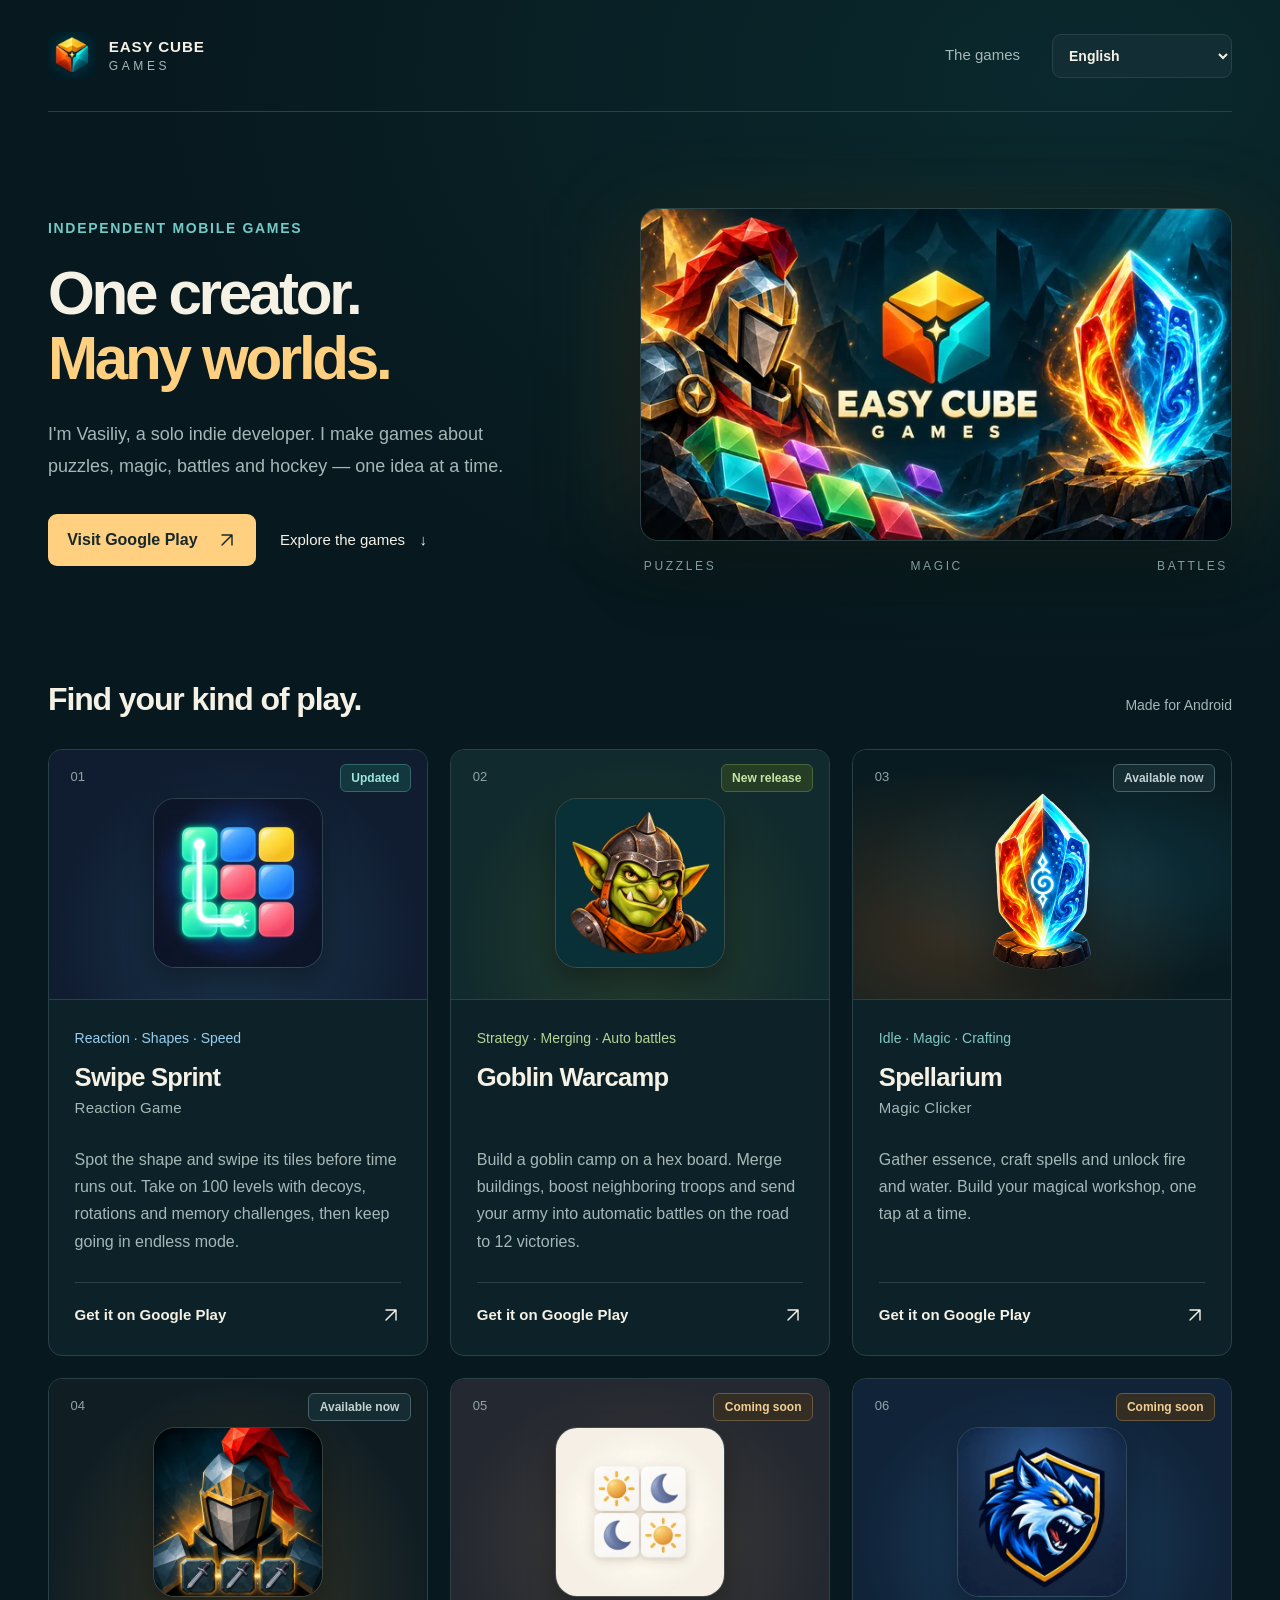
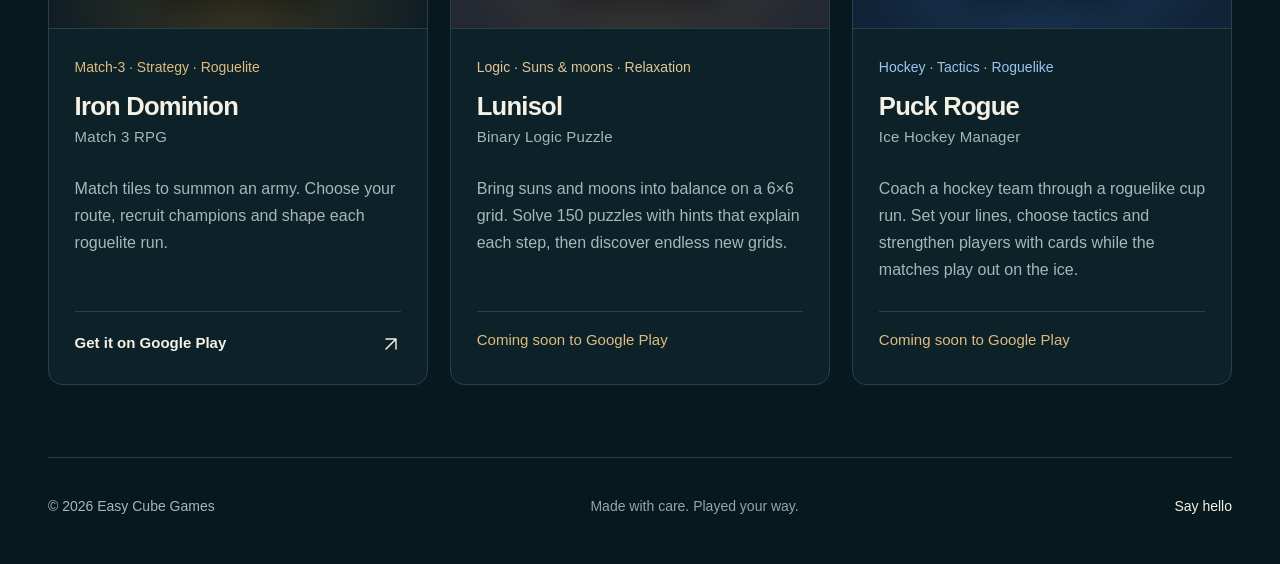
<file: index.html>
<!doctype html>
<html lang="en-US">
  <head>
    <meta charset="utf-8">
    <meta name="viewport" content="width=device-width, initial-scale=1">
    <meta name="description" content="Discover Swipe Sprint, Goblin Warcamp, Spellarium and Iron Dominion — indie Android games by Easy Cube Games. Coming soon: Lunisol and Puck Rogue.">
    <meta name="theme-color" content="#07191e">
    <meta name="color-scheme" content="dark">
    <title>Easy Cube Games — One creator. Many worlds.</title>
    <link rel="canonical" href="https://easycube-games.github.io/">
    <link rel="icon" href="assets/favicon.png" type="image/png" sizes="48x48">
    <link rel="stylesheet" href="styles.css">
    <script src="site.js" defer></script>
  </head>
  <body>
    <a class="skip-link" href="#main" data-i18n="skip">Skip to content</a>
    <div class="page-shell">
      <header class="site-header">
        <a class="brand" href="./" aria-label="Easy Cube Games home" data-i18n-aria="home">
          <img src="assets/logo.webp" width="48" height="48" alt="">
          <span class="brand-name">EASY CUBE <span>GAMES</span></span>
        </a>
        <nav class="header-actions" aria-label="Main navigation" data-i18n-aria="navigation">
          <a class="nav-link" href="#games" data-i18n="navGames">The games</a>
          <select class="language-select" id="language-select" aria-label="Language" data-i18n-aria="language" disabled>
            <option value="en-US" lang="en-US">English</option>
            <option value="ru-RU" lang="ru-RU">Русский</option>
            <option value="de-DE" lang="de-DE">Deutsch</option>
            <option value="fr-FR" lang="fr-FR">Français</option>
            <option value="es-ES" lang="es-ES">Español</option>
            <option value="pt-BR" lang="pt-BR">Português (Brasil)</option>
            <option value="it-IT" lang="it-IT">Italiano</option>
            <option value="pl-PL" lang="pl-PL">Polski</option>
            <option value="tr-TR" lang="tr-TR">Türkçe</option>
          </select>
        </nav>
      </header>

      <main id="main">
        <section class="hero" aria-labelledby="hero-title">
          <div class="hero-copy">
            <p class="eyebrow" data-i18n="eyebrow">Independent mobile games</p>
            <h1 id="hero-title"><span data-i18n="headlineOne">One creator.</span><br><span class="warm-text" data-i18n="headlineTwo">Many worlds.</span></h1>
            <p class="hero-description" data-i18n="intro">I'm Vasiliy, a solo indie developer. I make games about puzzles, magic, battles and hockey — one idea at a time.</p>
            <div class="hero-actions">
              <a class="button button-primary" href="https://play.google.com/store/apps/dev?id=6836920748280219417" target="_blank" rel="noopener noreferrer">
                <span data-i18n="visitPlay">Visit Google Play</span>
                <svg class="arrow" viewBox="0 0 24 24" aria-hidden="true"><path d="M6 18 18 6M6 6h12v12"/></svg>
              </a>
              <a class="text-link" href="#games"><span data-i18n="explore">Explore the games</span><span aria-hidden="true">↓</span></a>
            </div>
          </div>
          <div class="hero-art">
            <img src="assets/worlds-1280.webp" srcset="assets/worlds-640.webp 640w, assets/worlds-1280.webp 1280w" sizes="(max-width: 800px) calc(100vw - 40px), 54vw" width="1280" height="720" fetchpriority="high" decoding="async" alt="A knight, a fire-and-water crystal and colorful puzzle tiles surround the Easy Cube Games logo." data-i18n-alt="worldsAlt">
            <div class="art-caption" aria-hidden="true"><span>PUZZLES</span><span>MAGIC</span><span>BATTLES</span></div>
          </div>
        </section>

        <section class="games-section" id="games" aria-labelledby="games-title">
          <div class="section-heading">
            <h2 id="games-title" data-i18n="gamesTitle">Find your kind of play.</h2>
            <span class="section-note" data-i18n="android">Made for Android</span>
          </div>
          <div class="games-grid">
            <article class="game game-swipe">
              <div class="game-art swipe-art">
                <span class="game-number" aria-hidden="true">01</span>
                <span class="game-status status-updated" data-i18n="updated">Updated</span>
                <img src="assets/swipe-sprint.webp" width="384" height="384" loading="lazy" decoding="async" alt="">
              </div>
              <div class="game-content">
                <p class="game-genre" data-i18n="swipeGenre">Reaction · Shapes · Speed</p>
                <h3>Swipe Sprint<span class="game-subtitle" data-i18n="swipeSubtitle">Reaction Game</span></h3>
                <p class="game-description" data-i18n="swipeDescription">Spot the shape and swipe its tiles before time runs out. Take on 100 levels with decoys, rotations and memory challenges, then keep going in endless mode.</p>
                <a class="game-link" href="https://play.google.com/store/apps/details?id=com.easycube.swipepuzzle" target="_blank" rel="noopener noreferrer" aria-label="Get Swipe Sprint: Reaction Game on Google Play" data-i18n-aria="swipeLink">
                  <span data-i18n="getPlay">Get it on Google Play</span>
                  <svg class="arrow" viewBox="0 0 24 24" aria-hidden="true"><path d="M6 18 18 6M6 6h12v12"/></svg>
                </a>
              </div>
            </article>

            <article class="game game-goblin">
              <div class="game-art goblin-art">
                <span class="game-number" aria-hidden="true">02</span>
                <span class="game-status status-new" data-i18n="newRelease">New release</span>
                <img src="assets/goblin-warcamp.webp" width="384" height="384" loading="lazy" decoding="async" alt="">
              </div>
              <div class="game-content">
                <p class="game-genre" data-i18n="goblinGenre">Strategy · Merging · Auto battles</p>
                <h3>Goblin Warcamp</h3>
                <p class="game-description" data-i18n="goblinDescription">Build a goblin camp on a hex board. Merge buildings, boost neighboring troops and send your army into automatic battles on the road to 12 victories.</p>
                <a class="game-link" href="https://play.google.com/store/apps/details?id=com.easycube.goblinwarcamp" target="_blank" rel="noopener noreferrer" aria-label="Get Goblin Warcamp on Google Play" data-i18n-aria="goblinLink">
                  <span data-i18n="getPlay">Get it on Google Play</span>
                  <svg class="arrow" viewBox="0 0 24 24" aria-hidden="true"><path d="M6 18 18 6M6 6h12v12"/></svg>
                </a>
              </div>
            </article>

            <article class="game game-spellarium">
              <div class="game-art spellarium-art">
                <span class="game-number" aria-hidden="true">03</span>
                <span class="game-status" data-i18n="availableNow">Available now</span>
                <img src="assets/spellarium.webp" width="384" height="384" loading="lazy" decoding="async" alt="">
              </div>
              <div class="game-content">
                <p class="game-genre" data-i18n="spellGenre">Idle · Magic · Crafting</p>
                <h3>Spellarium<span class="game-subtitle" data-i18n="spellSubtitle">Magic Clicker</span></h3>
                <p class="game-description" data-i18n="spellDescription">Gather essence, craft spells and unlock fire and water. Build your magical workshop, one tap at a time.</p>
                <a class="game-link" href="https://play.google.com/store/apps/details?id=com.easycube.spellarium" target="_blank" rel="noopener noreferrer" aria-label="Get Spellarium: Magic Clicker on Google Play" data-i18n-aria="spellLink">
                  <span data-i18n="getPlay">Get it on Google Play</span>
                  <svg class="arrow" viewBox="0 0 24 24" aria-hidden="true"><path d="M6 18 18 6M6 6h12v12"/></svg>
                </a>
              </div>
            </article>

            <article class="game game-iron">
              <div class="game-art iron-art">
                <span class="game-number" aria-hidden="true">04</span>
                <span class="game-status" data-i18n="availableNow">Available now</span>
                <img src="assets/iron-dominion.webp" width="384" height="384" loading="lazy" decoding="async" alt="">
              </div>
              <div class="game-content">
                <p class="game-genre" data-i18n="ironGenre">Match-3 · Strategy · Roguelite</p>
                <h3>Iron Dominion<span class="game-subtitle" data-i18n="ironSubtitle">Match 3 RPG</span></h3>
                <p class="game-description" data-i18n="ironDescription">Match tiles to summon an army. Choose your route, recruit champions and shape each roguelite run.</p>
                <a class="game-link" href="https://play.google.com/store/apps/details?id=com.easycube.irondominion" target="_blank" rel="noopener noreferrer" aria-label="Get Iron Dominion: Match 3 RPG on Google Play" data-i18n-aria="ironLink">
                  <span data-i18n="getPlay">Get it on Google Play</span>
                  <svg class="arrow" viewBox="0 0 24 24" aria-hidden="true"><path d="M6 18 18 6M6 6h12v12"/></svg>
                </a>
              </div>
            </article>

            <article class="game game-lunisol">
              <div class="game-art lunisol-art">
                <span class="game-number" aria-hidden="true">05</span>
                <span class="game-status status-soon" data-i18n="inDevelopment">Coming soon</span>
                <img src="assets/lunisol.webp" width="384" height="384" loading="lazy" decoding="async" alt="">
              </div>
              <div class="game-content">
                <p class="game-genre" data-i18n="lunisolGenre">Logic · Suns &amp; moons · Relaxation</p>
                <h3>Lunisol<span class="game-subtitle" data-i18n="lunisolSubtitle">Binary Logic Puzzle</span></h3>
                <p class="game-description" data-i18n="lunisolDescription">Bring suns and moons into balance on a 6×6 grid. Solve 150 puzzles with hints that explain each step, then discover endless new grids.</p>
                <p class="coming-soon" data-i18n="comingSoon">Coming soon to Google Play</p>
              </div>
            </article>

            <article class="game game-puck">
              <div class="game-art puck-art">
                <span class="game-number" aria-hidden="true">06</span>
                <span class="game-status status-soon" data-i18n="inDevelopment">Coming soon</span>
                <img src="assets/puck-rogue.webp" width="384" height="384" loading="lazy" decoding="async" alt="">
              </div>
              <div class="game-content">
                <p class="game-genre" data-i18n="puckGenre">Hockey · Tactics · Roguelike</p>
                <h3>Puck Rogue<span class="game-subtitle" data-i18n="puckSubtitle">Ice Hockey Manager</span></h3>
                <p class="game-description" data-i18n="puckDescription">Coach a hockey team through a roguelike cup run. Set your lines, choose tactics and strengthen players with cards while the matches play out on the ice.</p>
                <p class="coming-soon" data-i18n="comingSoon">Coming soon to Google Play</p>
              </div>
            </article>
          </div>
        </section>
      </main>

      <footer class="site-footer">
        <p>© 2026 Easy Cube Games</p>
        <span class="footer-message" data-i18n="footer">Made with care. Played your way.</span>
        <a href="mailto:easycubeindiegames@gmail.com" data-i18n="contact">Say hello</a>
      </footer>
    </div>
  </body>
</html>
</file>
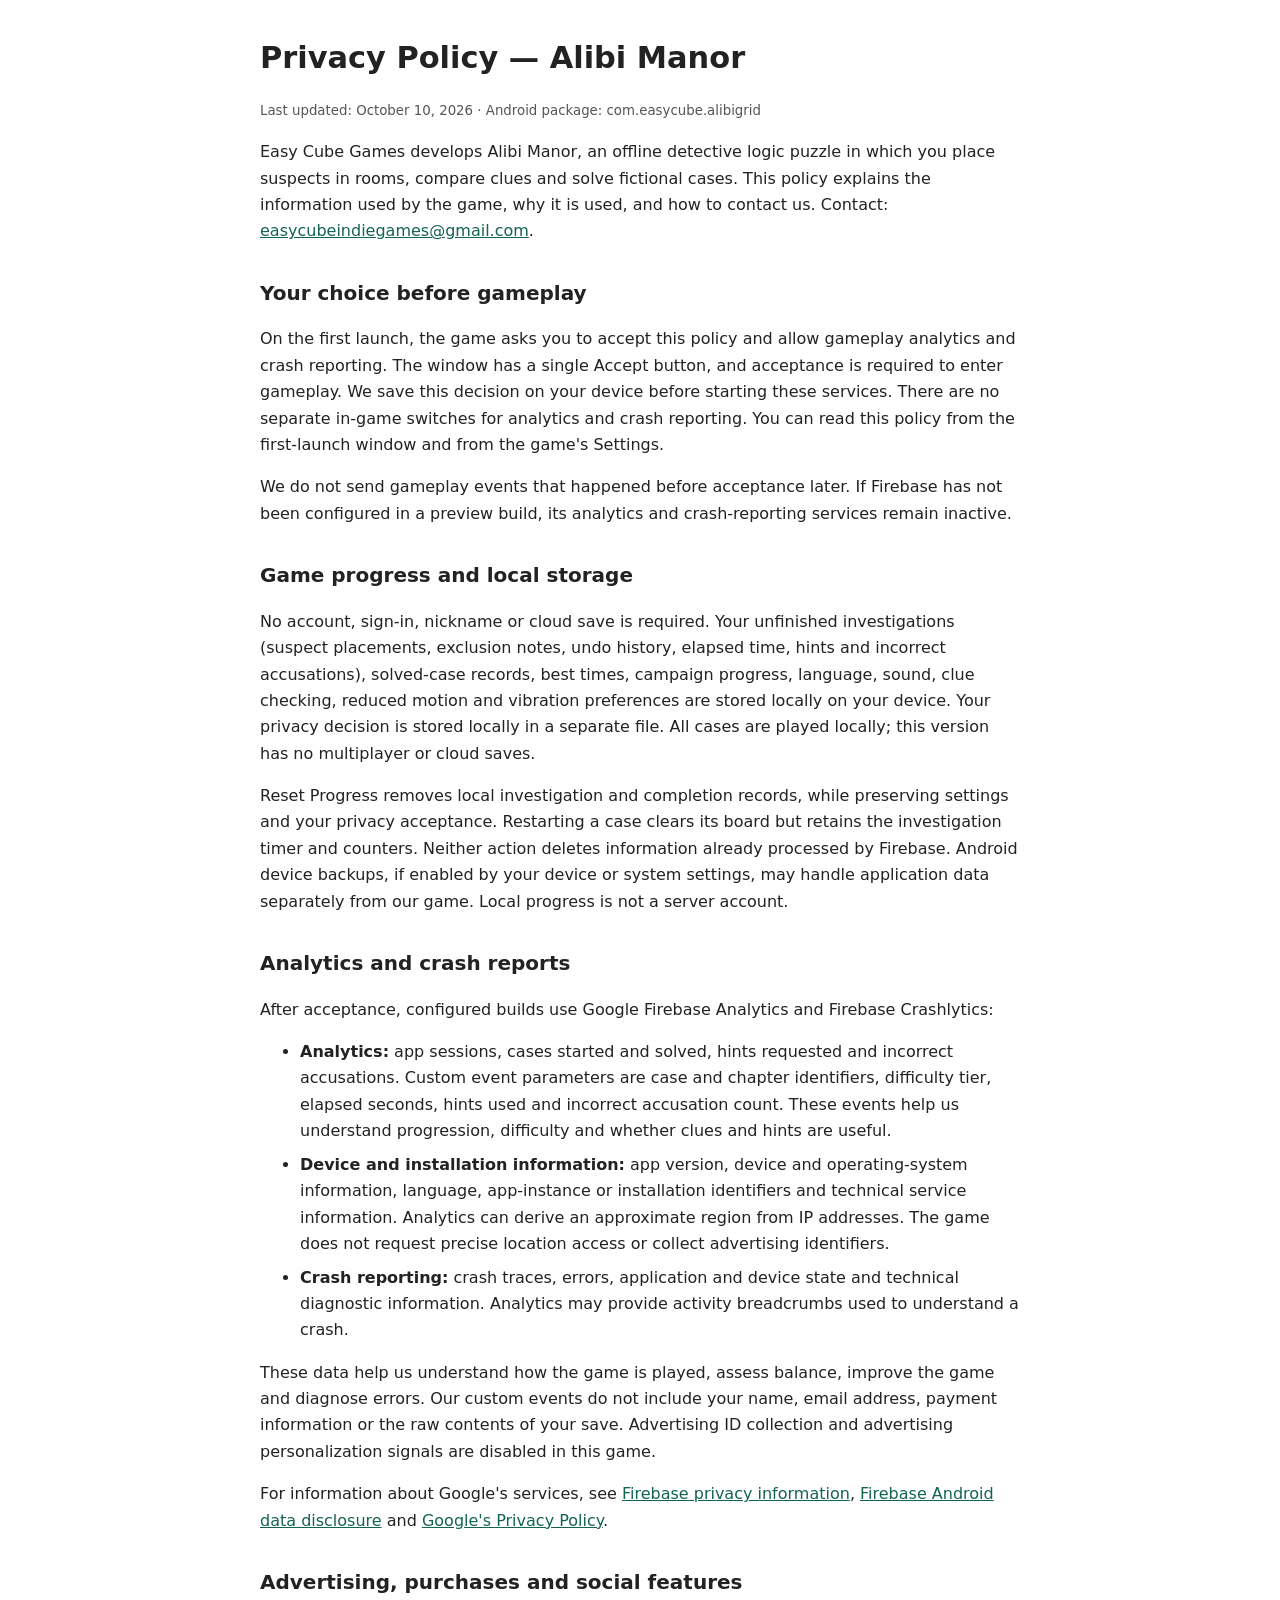
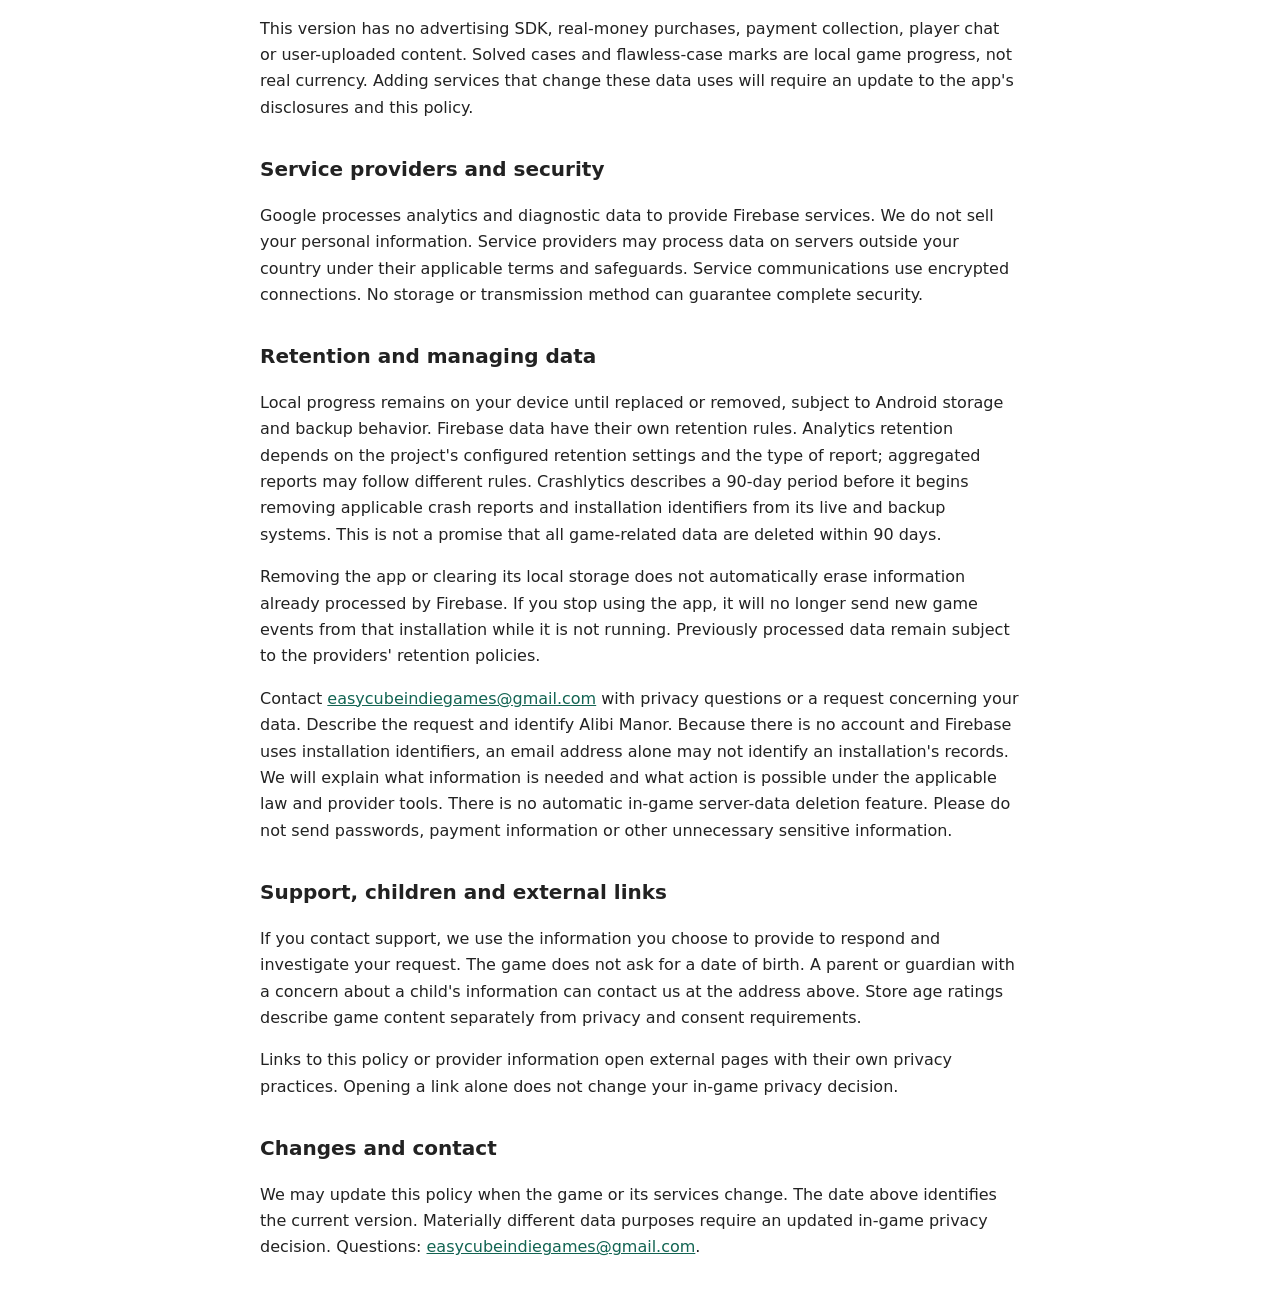
<file: policies/PrivacyPolicy_AlibiGrid.html>
<!doctype html>
<html lang="en">
<head>
<meta charset="utf-8">
<meta name="viewport" content="width=device-width, initial-scale=1">
<title>Alibi Manor — Privacy Policy</title>
<style>
body{font-family:system-ui,-apple-system,Roboto,Arial,sans-serif;max-width:760px;margin:40px auto;padding:0 22px;line-height:1.65;color:#222;background:#fff}h1{font-size:1.9rem;line-height:1.2}h2{font-size:1.25rem;margin-top:2rem}a{color:#126452;overflow-wrap:anywhere}small{color:#555}li{margin:.45rem 0}
</style>
</head>
<body>
<h1>Privacy Policy — Alibi Manor</h1>
<p><small>Last updated: October 10, 2026 · Android package: com.easycube.alibigrid</small></p>
<p>Easy Cube Games develops Alibi Manor, an offline detective logic puzzle in which you place suspects in rooms, compare clues and solve fictional cases. This policy explains the information used by the game, why it is used, and how to contact us. Contact: <a href="mailto:easycubeindiegames@gmail.com">easycubeindiegames@gmail.com</a>.</p>
<h2>Your choice before gameplay</h2>
<p>On the first launch, the game asks you to accept this policy and allow gameplay analytics and crash reporting. The window has a single Accept button, and acceptance is required to enter gameplay. We save this decision on your device before starting these services. There are no separate in-game switches for analytics and crash reporting. You can read this policy from the first-launch window and from the game's Settings.</p>
<p>We do not send gameplay events that happened before acceptance later. If Firebase has not been configured in a preview build, its analytics and crash-reporting services remain inactive.</p>
<h2>Game progress and local storage</h2>
<p>No account, sign-in, nickname or cloud save is required. Your unfinished investigations (suspect placements, exclusion notes, undo history, elapsed time, hints and incorrect accusations), solved-case records, best times, campaign progress, language, sound, clue checking, reduced motion and vibration preferences are stored locally on your device. Your privacy decision is stored locally in a separate file. All cases are played locally; this version has no multiplayer or cloud saves.</p>
<p>Reset Progress removes local investigation and completion records, while preserving settings and your privacy acceptance. Restarting a case clears its board but retains the investigation timer and counters. Neither action deletes information already processed by Firebase. Android device backups, if enabled by your device or system settings, may handle application data separately from our game. Local progress is not a server account.</p>
<h2>Analytics and crash reports</h2>
<p>After acceptance, configured builds use Google Firebase Analytics and Firebase Crashlytics:</p>
<ul>
<li><strong>Analytics:</strong> app sessions, cases started and solved, hints requested and incorrect accusations. Custom event parameters are case and chapter identifiers, difficulty tier, elapsed seconds, hints used and incorrect accusation count. These events help us understand progression, difficulty and whether clues and hints are useful.</li>
<li><strong>Device and installation information:</strong> app version, device and operating-system information, language, app-instance or installation identifiers and technical service information. Analytics can derive an approximate region from IP addresses. The game does not request precise location access or collect advertising identifiers.</li>
<li><strong>Crash reporting:</strong> crash traces, errors, application and device state and technical diagnostic information. Analytics may provide activity breadcrumbs used to understand a crash.</li>
</ul>
<p>These data help us understand how the game is played, assess balance, improve the game and diagnose errors. Our custom events do not include your name, email address, payment information or the raw contents of your save. Advertising ID collection and advertising personalization signals are disabled in this game.</p>
<p>For information about Google's services, see <a href="https://firebase.google.com/support/privacy">Firebase privacy information</a>, <a href="https://firebase.google.com/docs/android/play-data-disclosure">Firebase Android data disclosure</a> and <a href="https://policies.google.com/privacy">Google's Privacy Policy</a>.</p>
<h2>Advertising, purchases and social features</h2>
<p>This version has no advertising SDK, real-money purchases, payment collection, player chat or user-uploaded content. Solved cases and flawless-case marks are local game progress, not real currency. Adding services that change these data uses will require an update to the app's disclosures and this policy.</p>
<h2>Service providers and security</h2>
<p>Google processes analytics and diagnostic data to provide Firebase services. We do not sell your personal information. Service providers may process data on servers outside your country under their applicable terms and safeguards. Service communications use encrypted connections. No storage or transmission method can guarantee complete security.</p>
<h2>Retention and managing data</h2>
<p>Local progress remains on your device until replaced or removed, subject to Android storage and backup behavior. Firebase data have their own retention rules. Analytics retention depends on the project's configured retention settings and the type of report; aggregated reports may follow different rules. Crashlytics describes a 90-day period before it begins removing applicable crash reports and installation identifiers from its live and backup systems. This is not a promise that all game-related data are deleted within 90 days.</p>
<p>Removing the app or clearing its local storage does not automatically erase information already processed by Firebase. If you stop using the app, it will no longer send new game events from that installation while it is not running. Previously processed data remain subject to the providers' retention policies.</p>
<p>Contact <a href="mailto:easycubeindiegames@gmail.com">easycubeindiegames@gmail.com</a> with privacy questions or a request concerning your data. Describe the request and identify Alibi Manor. Because there is no account and Firebase uses installation identifiers, an email address alone may not identify an installation's records. We will explain what information is needed and what action is possible under the applicable law and provider tools. There is no automatic in-game server-data deletion feature. Please do not send passwords, payment information or other unnecessary sensitive information.</p>
<h2>Support, children and external links</h2>
<p>If you contact support, we use the information you choose to provide to respond and investigate your request. The game does not ask for a date of birth. A parent or guardian with a concern about a child's information can contact us at the address above. Store age ratings describe game content separately from privacy and consent requirements.</p>
<p>Links to this policy or provider information open external pages with their own privacy practices. Opening a link alone does not change your in-game privacy decision.</p>
<h2>Changes and contact</h2>
<p>We may update this policy when the game or its services change. The date above identifies the current version. Materially different data purposes require an updated in-game privacy decision. Questions: <a href="mailto:easycubeindiegames@gmail.com">easycubeindiegames@gmail.com</a>.</p>
</body>
</html>
</file>
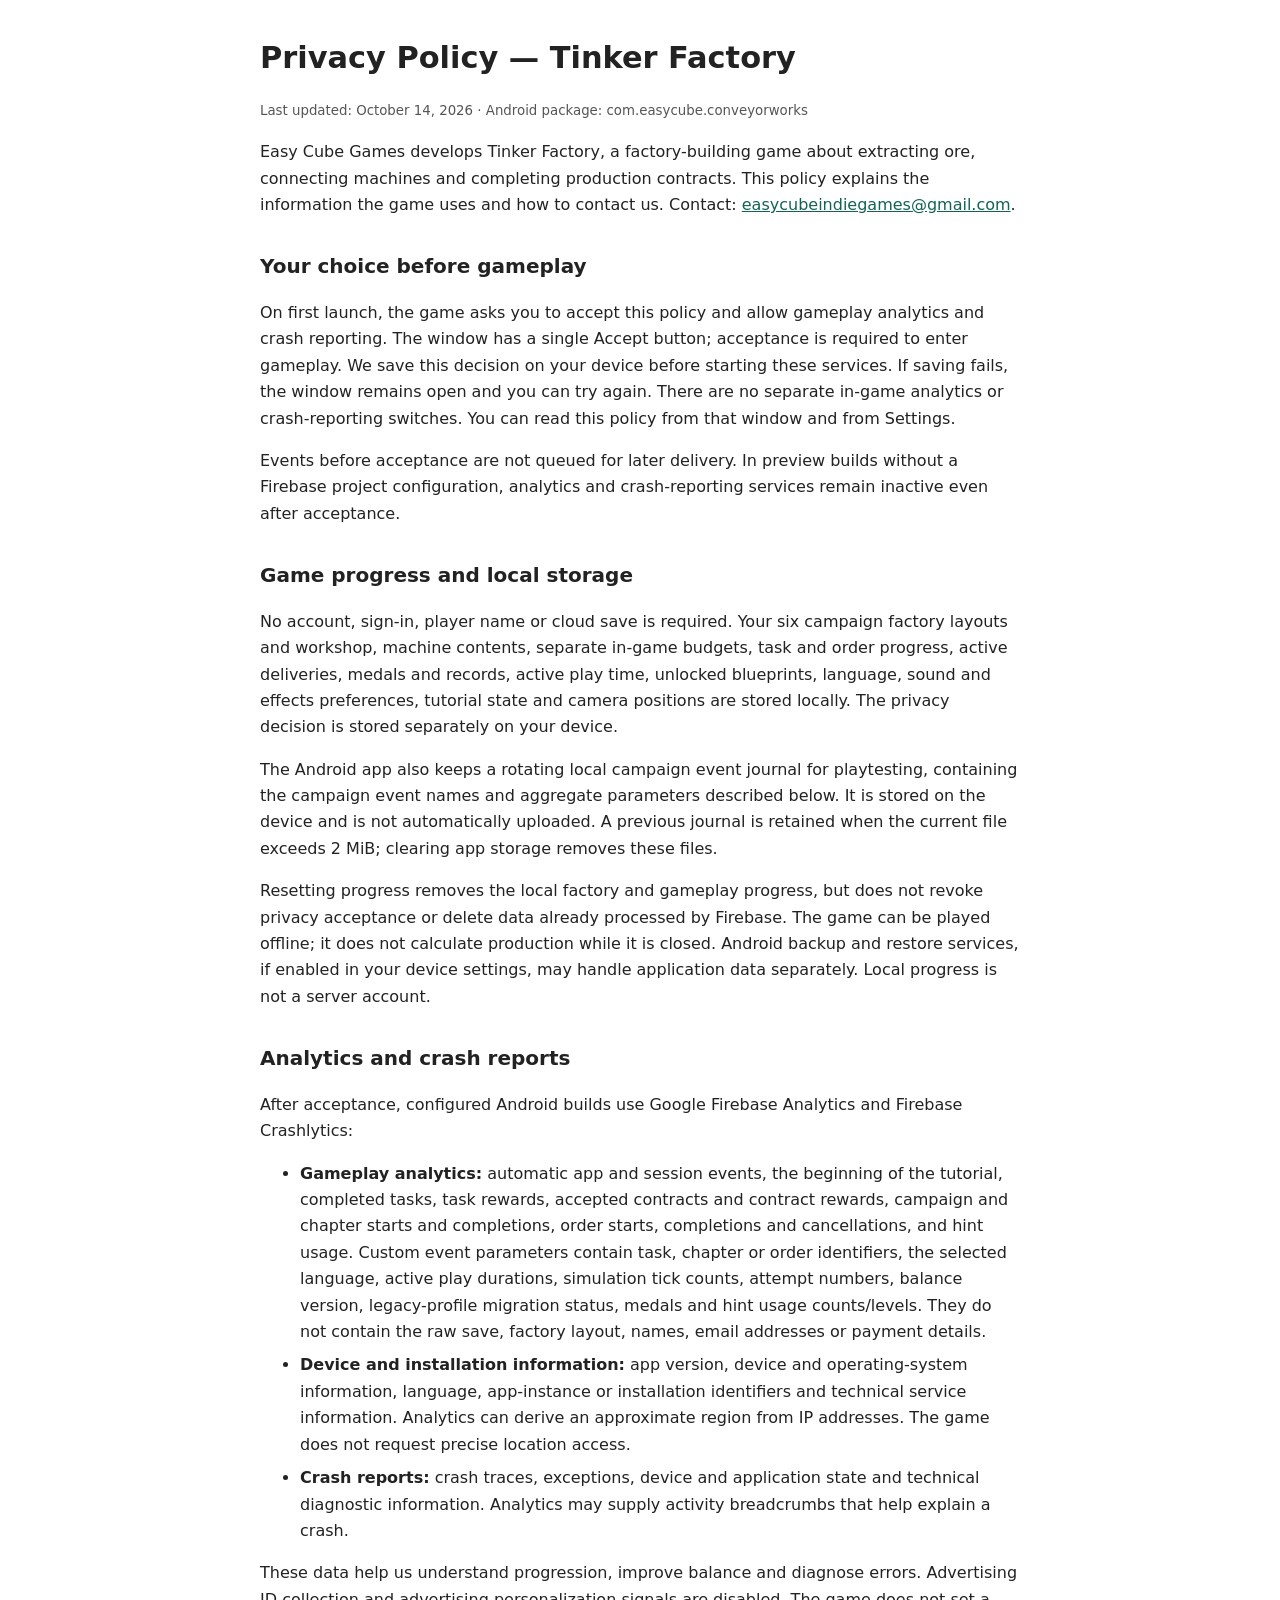
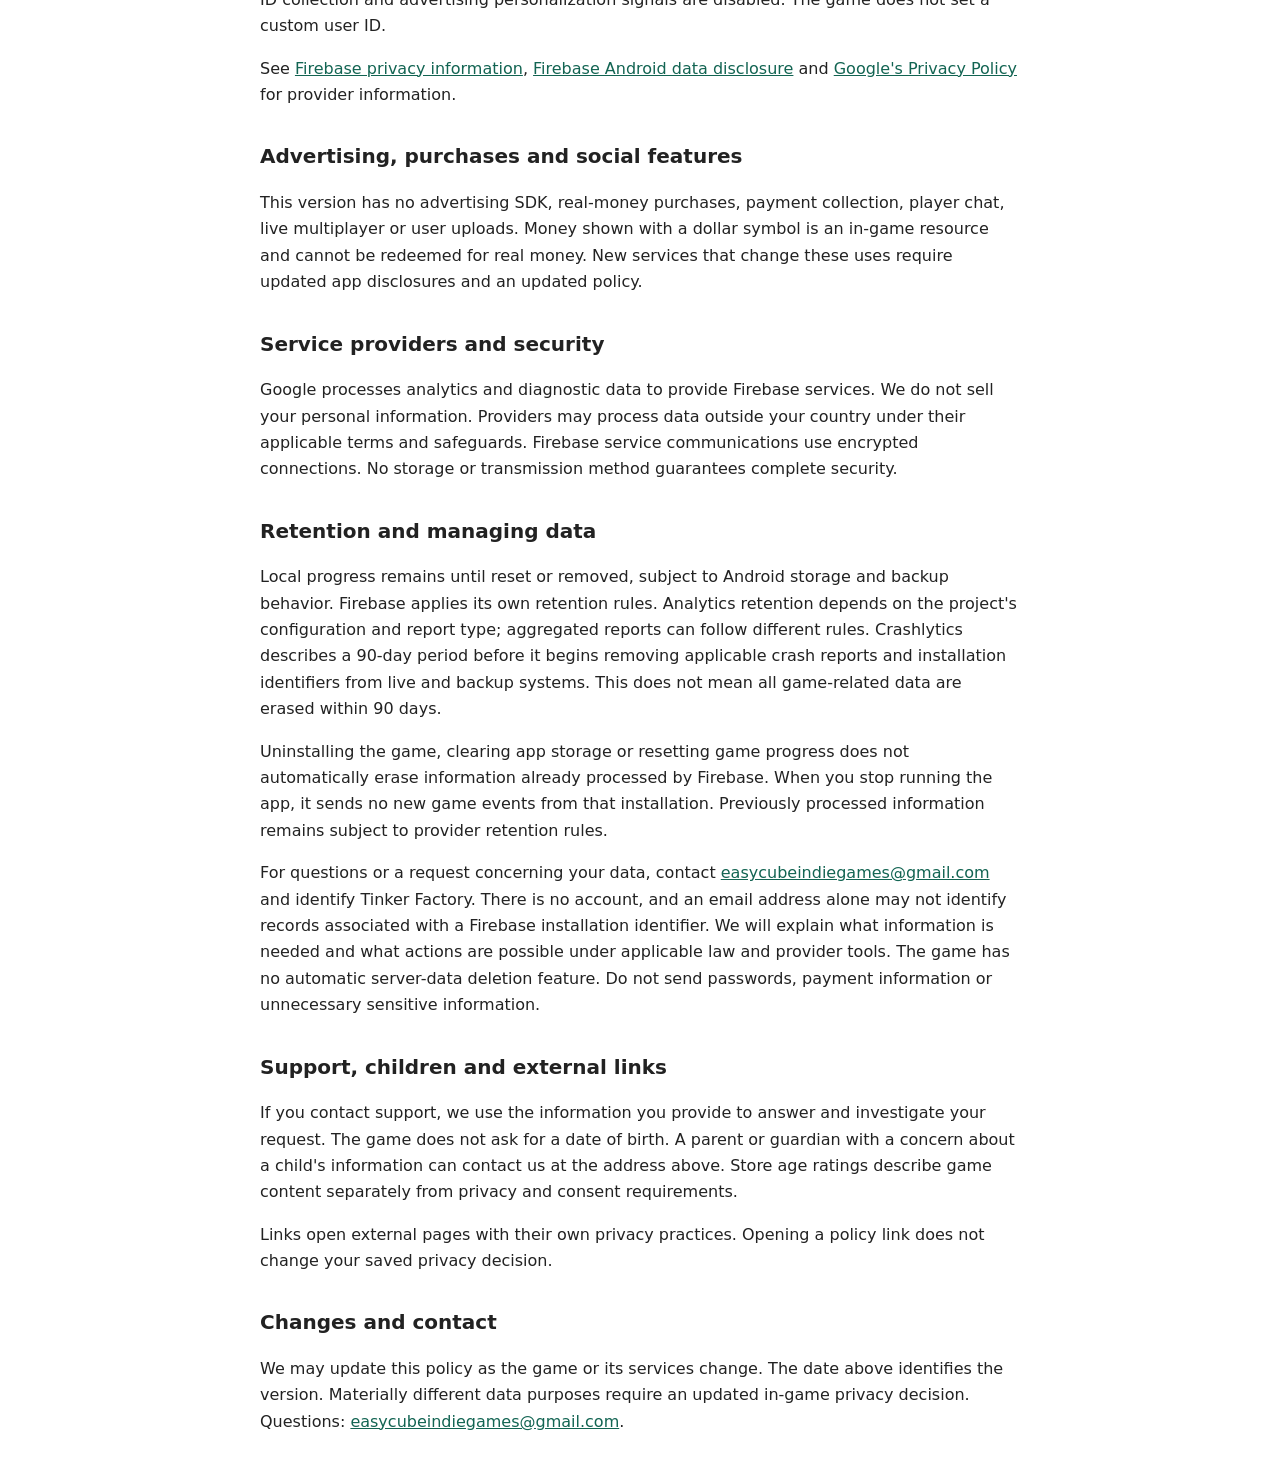
<file: policies/PrivacyPolicy_ConveyorWorks.html>
<!doctype html>
<html lang="en">
<head>
<meta charset="utf-8">
<meta name="viewport" content="width=device-width, initial-scale=1">
<title>Tinker Factory — Privacy Policy</title>
<style>
body{font-family:system-ui,-apple-system,Roboto,Arial,sans-serif;max-width:760px;margin:40px auto;padding:0 22px;line-height:1.65;color:#222;background:#fff}h1{font-size:1.9rem;line-height:1.2}h2{font-size:1.25rem;margin-top:2rem}a{color:#126452;overflow-wrap:anywhere}small{color:#555}li{margin:.45rem 0}
</style>
</head>
<body>
<h1>Privacy Policy — Tinker Factory</h1>
<p><small>Last updated: October 14, 2026 · Android package: com.easycube.conveyorworks</small></p>
<p>Easy Cube Games develops Tinker Factory, a factory-building game about extracting ore, connecting machines and completing production contracts. This policy explains the information the game uses and how to contact us. Contact: <a href="mailto:easycubeindiegames@gmail.com">easycubeindiegames@gmail.com</a>.</p>
<h2>Your choice before gameplay</h2>
<p>On first launch, the game asks you to accept this policy and allow gameplay analytics and crash reporting. The window has a single Accept button; acceptance is required to enter gameplay. We save this decision on your device before starting these services. If saving fails, the window remains open and you can try again. There are no separate in-game analytics or crash-reporting switches. You can read this policy from that window and from Settings.</p>
<p>Events before acceptance are not queued for later delivery. In preview builds without a Firebase project configuration, analytics and crash-reporting services remain inactive even after acceptance.</p>
<h2>Game progress and local storage</h2>
<p>No account, sign-in, player name or cloud save is required. Your six campaign factory layouts and workshop, machine contents, separate in-game budgets, task and order progress, active deliveries, medals and records, active play time, unlocked blueprints, language, sound and effects preferences, tutorial state and camera positions are stored locally. The privacy decision is stored separately on your device.</p>
<p>The Android app also keeps a rotating local campaign event journal for playtesting, containing the campaign event names and aggregate parameters described below. It is stored on the device and is not automatically uploaded. A previous journal is retained when the current file exceeds 2 MiB; clearing app storage removes these files.</p>
<p>Resetting progress removes the local factory and gameplay progress, but does not revoke privacy acceptance or delete data already processed by Firebase. The game can be played offline; it does not calculate production while it is closed. Android backup and restore services, if enabled in your device settings, may handle application data separately. Local progress is not a server account.</p>
<h2>Analytics and crash reports</h2>
<p>After acceptance, configured Android builds use Google Firebase Analytics and Firebase Crashlytics:</p>
<ul>
<li><strong>Gameplay analytics:</strong> automatic app and session events, the beginning of the tutorial, completed tasks, task rewards, accepted contracts and contract rewards, campaign and chapter starts and completions, order starts, completions and cancellations, and hint usage. Custom event parameters contain task, chapter or order identifiers, the selected language, active play durations, simulation tick counts, attempt numbers, balance version, legacy-profile migration status, medals and hint usage counts/levels. They do not contain the raw save, factory layout, names, email addresses or payment details.</li>
<li><strong>Device and installation information:</strong> app version, device and operating-system information, language, app-instance or installation identifiers and technical service information. Analytics can derive an approximate region from IP addresses. The game does not request precise location access.</li>
<li><strong>Crash reports:</strong> crash traces, exceptions, device and application state and technical diagnostic information. Analytics may supply activity breadcrumbs that help explain a crash.</li>
</ul>
<p>These data help us understand progression, improve balance and diagnose errors. Advertising ID collection and advertising personalization signals are disabled. The game does not set a custom user ID.</p>
<p>See <a href="https://firebase.google.com/support/privacy">Firebase privacy information</a>, <a href="https://firebase.google.com/docs/android/play-data-disclosure">Firebase Android data disclosure</a> and <a href="https://policies.google.com/privacy">Google's Privacy Policy</a> for provider information.</p>
<h2>Advertising, purchases and social features</h2>
<p>This version has no advertising SDK, real-money purchases, payment collection, player chat, live multiplayer or user uploads. Money shown with a dollar symbol is an in-game resource and cannot be redeemed for real money. New services that change these uses require updated app disclosures and an updated policy.</p>
<h2>Service providers and security</h2>
<p>Google processes analytics and diagnostic data to provide Firebase services. We do not sell your personal information. Providers may process data outside your country under their applicable terms and safeguards. Firebase service communications use encrypted connections. No storage or transmission method guarantees complete security.</p>
<h2>Retention and managing data</h2>
<p>Local progress remains until reset or removed, subject to Android storage and backup behavior. Firebase applies its own retention rules. Analytics retention depends on the project's configuration and report type; aggregated reports can follow different rules. Crashlytics describes a 90-day period before it begins removing applicable crash reports and installation identifiers from live and backup systems. This does not mean all game-related data are erased within 90 days.</p>
<p>Uninstalling the game, clearing app storage or resetting game progress does not automatically erase information already processed by Firebase. When you stop running the app, it sends no new game events from that installation. Previously processed information remains subject to provider retention rules.</p>
<p>For questions or a request concerning your data, contact <a href="mailto:easycubeindiegames@gmail.com">easycubeindiegames@gmail.com</a> and identify Tinker Factory. There is no account, and an email address alone may not identify records associated with a Firebase installation identifier. We will explain what information is needed and what actions are possible under applicable law and provider tools. The game has no automatic server-data deletion feature. Do not send passwords, payment information or unnecessary sensitive information.</p>
<h2>Support, children and external links</h2>
<p>If you contact support, we use the information you provide to answer and investigate your request. The game does not ask for a date of birth. A parent or guardian with a concern about a child's information can contact us at the address above. Store age ratings describe game content separately from privacy and consent requirements.</p>
<p>Links open external pages with their own privacy practices. Opening a policy link does not change your saved privacy decision.</p>
<h2>Changes and contact</h2>
<p>We may update this policy as the game or its services change. The date above identifies the version. Materially different data purposes require an updated in-game privacy decision. Questions: <a href="mailto:easycubeindiegames@gmail.com">easycubeindiegames@gmail.com</a>.</p>
</body>
</html>
</file>
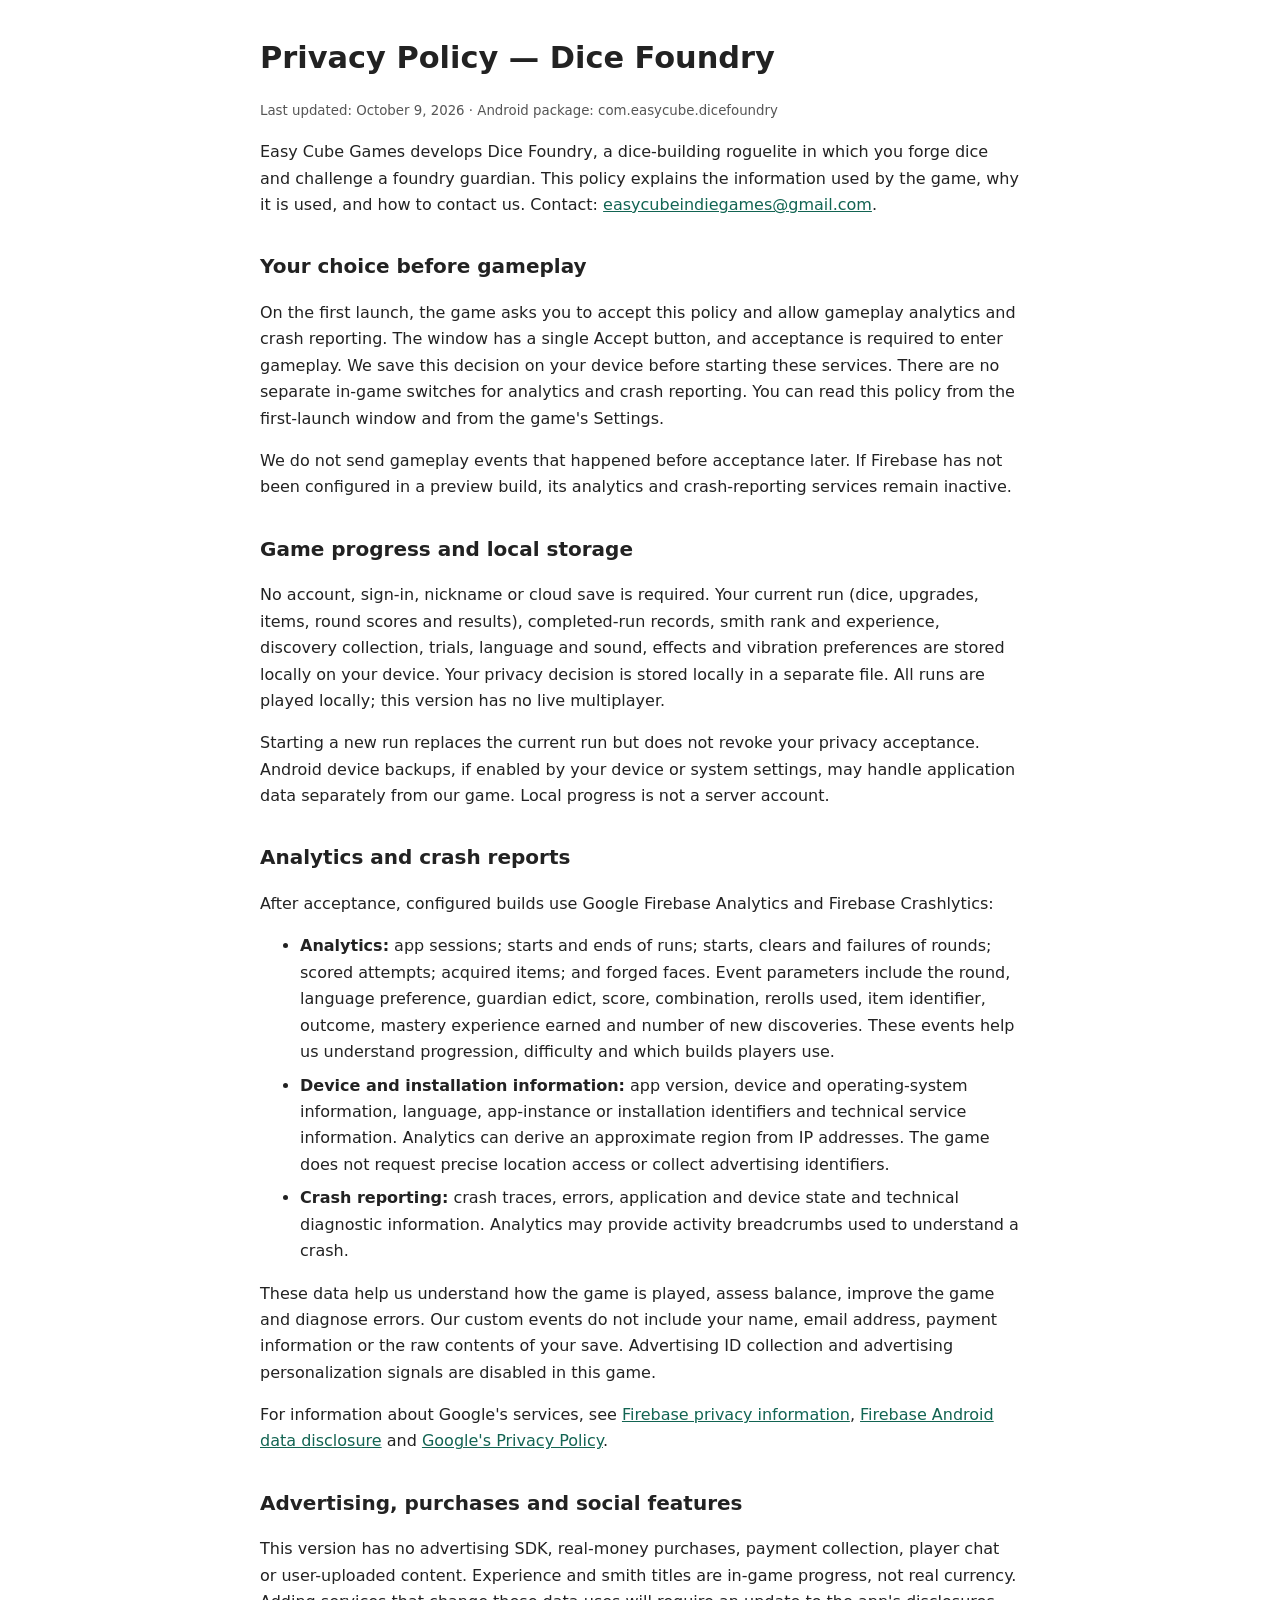
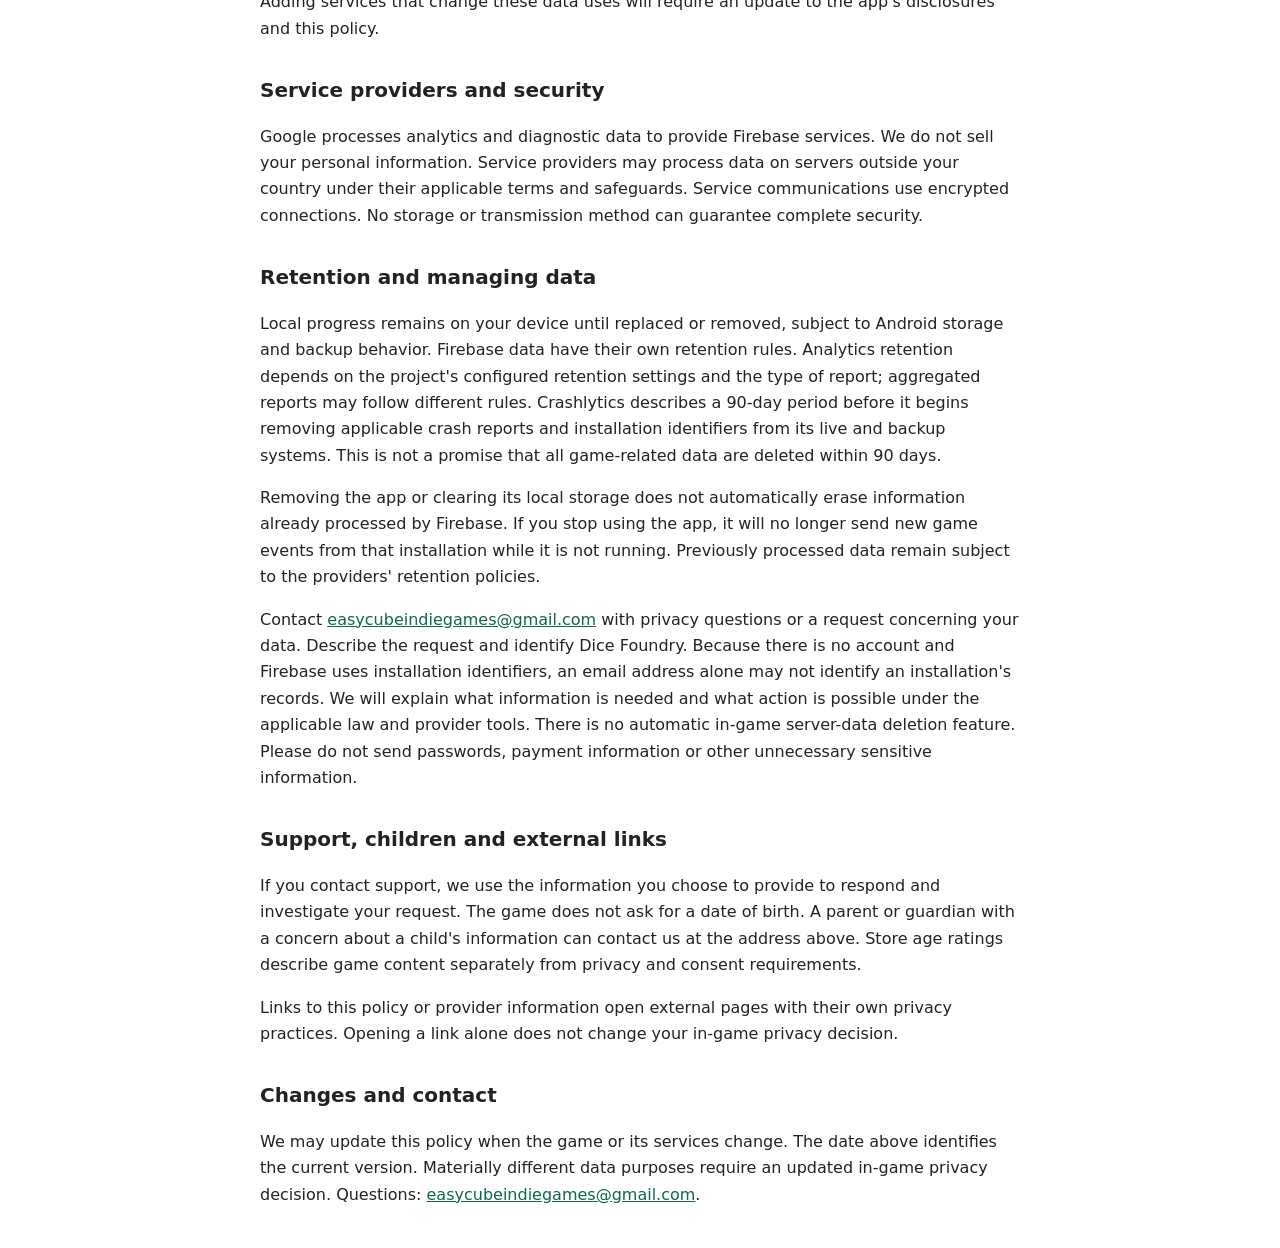
<file: policies/PrivacyPolicy_DiceFoundry.html>
<!doctype html>
<html lang="en">
<head>
<meta charset="utf-8">
<meta name="viewport" content="width=device-width, initial-scale=1">
<title>Dice Foundry — Privacy Policy</title>
<style>
body{font-family:system-ui,-apple-system,Roboto,Arial,sans-serif;max-width:760px;margin:40px auto;padding:0 22px;line-height:1.65;color:#222;background:#fff}h1{font-size:1.9rem;line-height:1.2}h2{font-size:1.25rem;margin-top:2rem}a{color:#126452;overflow-wrap:anywhere}small{color:#555}li{margin:.45rem 0}
</style>
</head>
<body>
<h1>Privacy Policy — Dice Foundry</h1>
<p><small>Last updated: October 9, 2026 · Android package: com.easycube.dicefoundry</small></p>
<p>Easy Cube Games develops Dice Foundry, a dice-building roguelite in which you forge dice and challenge a foundry guardian. This policy explains the information used by the game, why it is used, and how to contact us. Contact: <a href="mailto:easycubeindiegames@gmail.com">easycubeindiegames@gmail.com</a>.</p>
<h2>Your choice before gameplay</h2>
<p>On the first launch, the game asks you to accept this policy and allow gameplay analytics and crash reporting. The window has a single Accept button, and acceptance is required to enter gameplay. We save this decision on your device before starting these services. There are no separate in-game switches for analytics and crash reporting. You can read this policy from the first-launch window and from the game's Settings.</p>
<p>We do not send gameplay events that happened before acceptance later. If Firebase has not been configured in a preview build, its analytics and crash-reporting services remain inactive.</p>
<h2>Game progress and local storage</h2>
<p>No account, sign-in, nickname or cloud save is required. Your current run (dice, upgrades, items, round scores and results), completed-run records, smith rank and experience, discovery collection, trials, language and sound, effects and vibration preferences are stored locally on your device. Your privacy decision is stored locally in a separate file. All runs are played locally; this version has no live multiplayer.</p>
<p>Starting a new run replaces the current run but does not revoke your privacy acceptance. Android device backups, if enabled by your device or system settings, may handle application data separately from our game. Local progress is not a server account.</p>
<h2>Analytics and crash reports</h2>
<p>After acceptance, configured builds use Google Firebase Analytics and Firebase Crashlytics:</p>
<ul>
<li><strong>Analytics:</strong> app sessions; starts and ends of runs; starts, clears and failures of rounds; scored attempts; acquired items; and forged faces. Event parameters include the round, language preference, guardian edict, score, combination, rerolls used, item identifier, outcome, mastery experience earned and number of new discoveries. These events help us understand progression, difficulty and which builds players use.</li>
<li><strong>Device and installation information:</strong> app version, device and operating-system information, language, app-instance or installation identifiers and technical service information. Analytics can derive an approximate region from IP addresses. The game does not request precise location access or collect advertising identifiers.</li>
<li><strong>Crash reporting:</strong> crash traces, errors, application and device state and technical diagnostic information. Analytics may provide activity breadcrumbs used to understand a crash.</li>
</ul>
<p>These data help us understand how the game is played, assess balance, improve the game and diagnose errors. Our custom events do not include your name, email address, payment information or the raw contents of your save. Advertising ID collection and advertising personalization signals are disabled in this game.</p>
<p>For information about Google's services, see <a href="https://firebase.google.com/support/privacy">Firebase privacy information</a>, <a href="https://firebase.google.com/docs/android/play-data-disclosure">Firebase Android data disclosure</a> and <a href="https://policies.google.com/privacy">Google's Privacy Policy</a>.</p>
<h2>Advertising, purchases and social features</h2>
<p>This version has no advertising SDK, real-money purchases, payment collection, player chat or user-uploaded content. Experience and smith titles are in-game progress, not real currency. Adding services that change these data uses will require an update to the app's disclosures and this policy.</p>
<h2>Service providers and security</h2>
<p>Google processes analytics and diagnostic data to provide Firebase services. We do not sell your personal information. Service providers may process data on servers outside your country under their applicable terms and safeguards. Service communications use encrypted connections. No storage or transmission method can guarantee complete security.</p>
<h2>Retention and managing data</h2>
<p>Local progress remains on your device until replaced or removed, subject to Android storage and backup behavior. Firebase data have their own retention rules. Analytics retention depends on the project's configured retention settings and the type of report; aggregated reports may follow different rules. Crashlytics describes a 90-day period before it begins removing applicable crash reports and installation identifiers from its live and backup systems. This is not a promise that all game-related data are deleted within 90 days.</p>
<p>Removing the app or clearing its local storage does not automatically erase information already processed by Firebase. If you stop using the app, it will no longer send new game events from that installation while it is not running. Previously processed data remain subject to the providers' retention policies.</p>
<p>Contact <a href="mailto:easycubeindiegames@gmail.com">easycubeindiegames@gmail.com</a> with privacy questions or a request concerning your data. Describe the request and identify Dice Foundry. Because there is no account and Firebase uses installation identifiers, an email address alone may not identify an installation's records. We will explain what information is needed and what action is possible under the applicable law and provider tools. There is no automatic in-game server-data deletion feature. Please do not send passwords, payment information or other unnecessary sensitive information.</p>
<h2>Support, children and external links</h2>
<p>If you contact support, we use the information you choose to provide to respond and investigate your request. The game does not ask for a date of birth. A parent or guardian with a concern about a child's information can contact us at the address above. Store age ratings describe game content separately from privacy and consent requirements.</p>
<p>Links to this policy or provider information open external pages with their own privacy practices. Opening a link alone does not change your in-game privacy decision.</p>
<h2>Changes and contact</h2>
<p>We may update this policy when the game or its services change. The date above identifies the current version. Materially different data purposes require an updated in-game privacy decision. Questions: <a href="mailto:easycubeindiegames@gmail.com">easycubeindiegames@gmail.com</a>.</p>
</body>
</html>
</file>
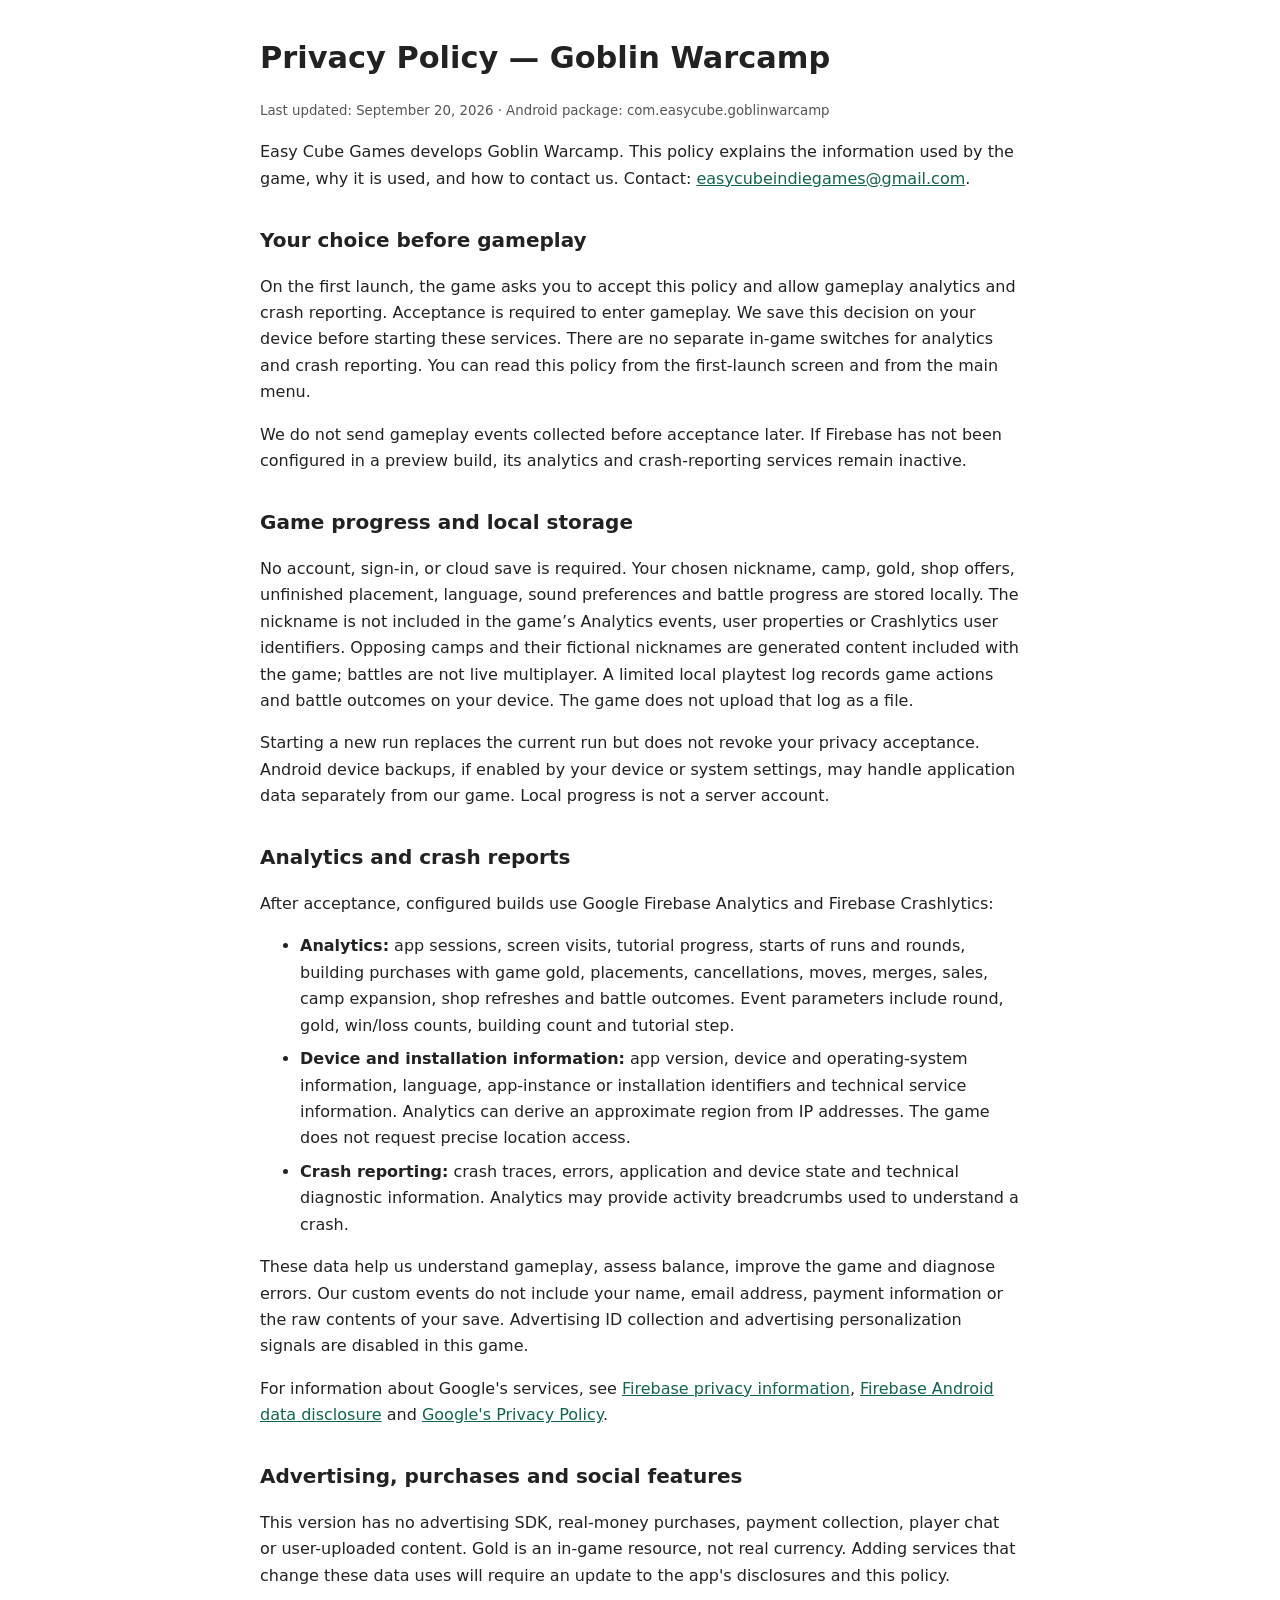
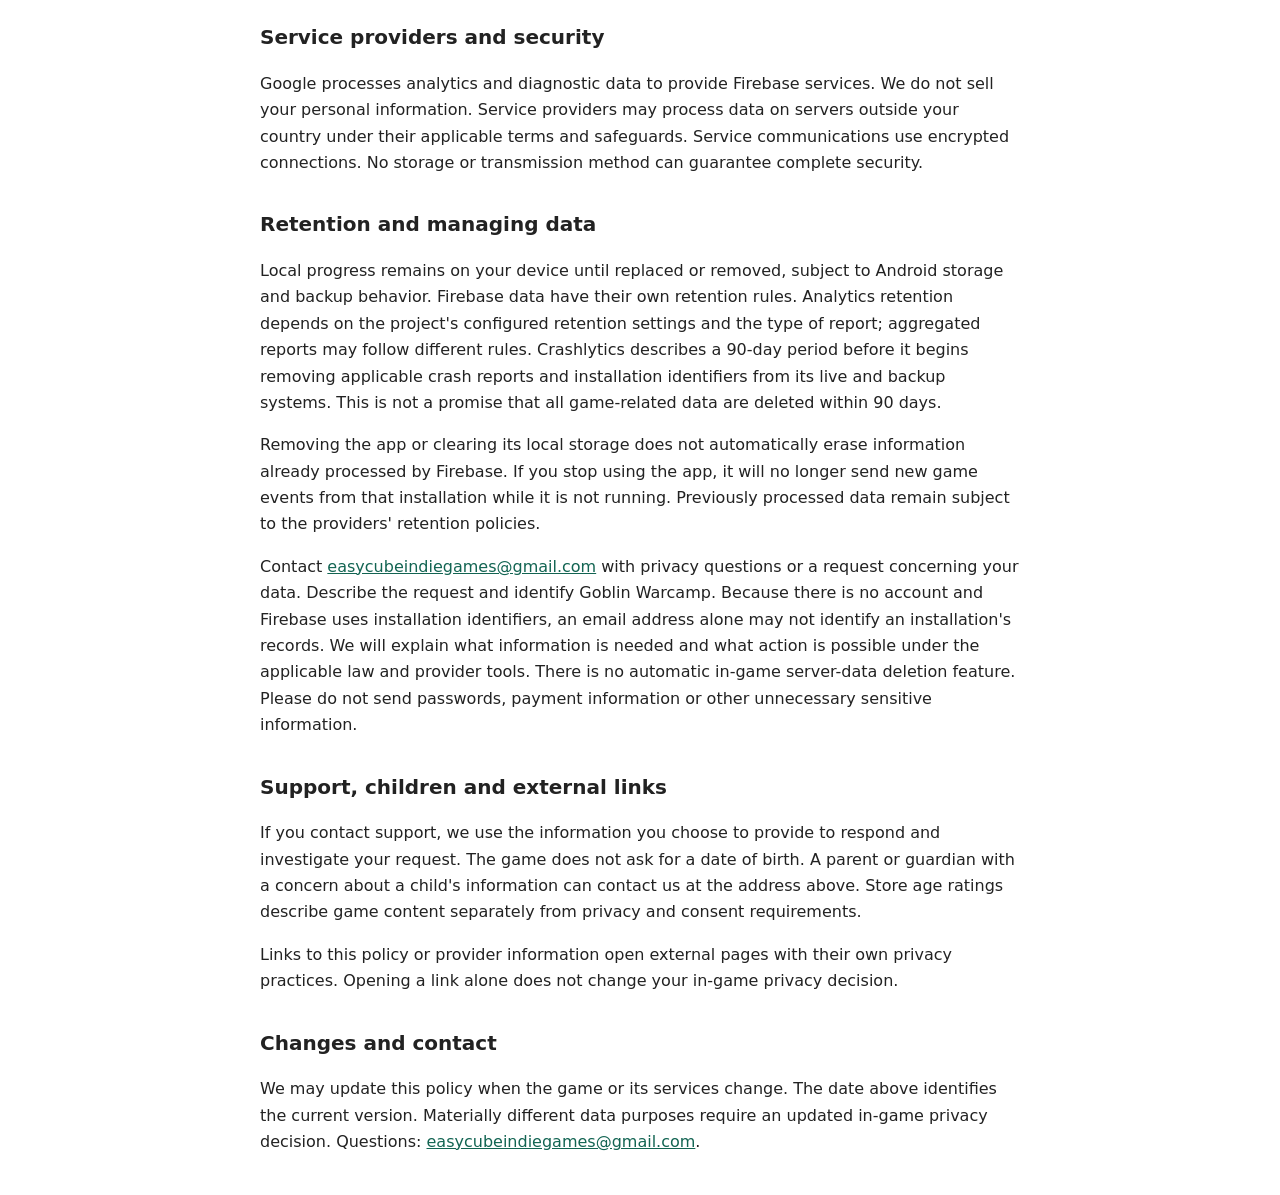
<file: policies/PrivacyPolicy_GoblinWarcamp.html>
<!doctype html>
<html lang="en">
<head>
<meta charset="utf-8">
<meta name="viewport" content="width=device-width, initial-scale=1">
<title>Goblin Warcamp — Privacy Policy</title>
<style>
body{font-family:system-ui,-apple-system,Roboto,Arial,sans-serif;max-width:760px;margin:40px auto;padding:0 22px;line-height:1.65;color:#222;background:#fff}h1{font-size:1.9rem;line-height:1.2}h2{font-size:1.25rem;margin-top:2rem}a{color:#126452;overflow-wrap:anywhere}small{color:#555}li{margin:.45rem 0}
</style>
</head>
<body>
<h1>Privacy Policy — Goblin Warcamp</h1>
<p><small>Last updated: September 20, 2026 · Android package: com.easycube.goblinwarcamp</small></p>
<p>Easy Cube Games develops Goblin Warcamp. This policy explains the information used by the game, why it is used, and how to contact us. Contact: <a href="mailto:easycubeindiegames@gmail.com">easycubeindiegames@gmail.com</a>.</p>
<h2>Your choice before gameplay</h2>
<p>On the first launch, the game asks you to accept this policy and allow gameplay analytics and crash reporting. Acceptance is required to enter gameplay. We save this decision on your device before starting these services. There are no separate in-game switches for analytics and crash reporting. You can read this policy from the first-launch screen and from the main menu.</p>
<p>We do not send gameplay events collected before acceptance later. If Firebase has not been configured in a preview build, its analytics and crash-reporting services remain inactive.</p>
<h2>Game progress and local storage</h2>
<p>No account, sign-in, or cloud save is required. Your chosen nickname, camp, gold, shop offers, unfinished placement, language, sound preferences and battle progress are stored locally. The nickname is not included in the game’s Analytics events, user properties or Crashlytics user identifiers. Opposing camps and their fictional nicknames are generated content included with the game; battles are not live multiplayer. A limited local playtest log records game actions and battle outcomes on your device. The game does not upload that log as a file.</p>
<p>Starting a new run replaces the current run but does not revoke your privacy acceptance. Android device backups, if enabled by your device or system settings, may handle application data separately from our game. Local progress is not a server account.</p>
<h2>Analytics and crash reports</h2>
<p>After acceptance, configured builds use Google Firebase Analytics and Firebase Crashlytics:</p>
<ul>
<li><strong>Analytics:</strong> app sessions, screen visits, tutorial progress, starts of runs and rounds, building purchases with game gold, placements, cancellations, moves, merges, sales, camp expansion, shop refreshes and battle outcomes. Event parameters include round, gold, win/loss counts, building count and tutorial step.</li>
<li><strong>Device and installation information:</strong> app version, device and operating-system information, language, app-instance or installation identifiers and technical service information. Analytics can derive an approximate region from IP addresses. The game does not request precise location access.</li>
<li><strong>Crash reporting:</strong> crash traces, errors, application and device state and technical diagnostic information. Analytics may provide activity breadcrumbs used to understand a crash.</li>
</ul>
<p>These data help us understand gameplay, assess balance, improve the game and diagnose errors. Our custom events do not include your name, email address, payment information or the raw contents of your save. Advertising ID collection and advertising personalization signals are disabled in this game.</p>
<p>For information about Google's services, see <a href="https://firebase.google.com/support/privacy">Firebase privacy information</a>, <a href="https://firebase.google.com/docs/android/play-data-disclosure">Firebase Android data disclosure</a> and <a href="https://policies.google.com/privacy">Google's Privacy Policy</a>.</p>
<h2>Advertising, purchases and social features</h2>
<p>This version has no advertising SDK, real-money purchases, payment collection, player chat or user-uploaded content. Gold is an in-game resource, not real currency. Adding services that change these data uses will require an update to the app's disclosures and this policy.</p>
<h2>Service providers and security</h2>
<p>Google processes analytics and diagnostic data to provide Firebase services. We do not sell your personal information. Service providers may process data on servers outside your country under their applicable terms and safeguards. Service communications use encrypted connections. No storage or transmission method can guarantee complete security.</p>
<h2>Retention and managing data</h2>
<p>Local progress remains on your device until replaced or removed, subject to Android storage and backup behavior. Firebase data have their own retention rules. Analytics retention depends on the project's configured retention settings and the type of report; aggregated reports may follow different rules. Crashlytics describes a 90-day period before it begins removing applicable crash reports and installation identifiers from its live and backup systems. This is not a promise that all game-related data are deleted within 90 days.</p>
<p>Removing the app or clearing its local storage does not automatically erase information already processed by Firebase. If you stop using the app, it will no longer send new game events from that installation while it is not running. Previously processed data remain subject to the providers' retention policies.</p>
<p>Contact <a href="mailto:easycubeindiegames@gmail.com">easycubeindiegames@gmail.com</a> with privacy questions or a request concerning your data. Describe the request and identify Goblin Warcamp. Because there is no account and Firebase uses installation identifiers, an email address alone may not identify an installation's records. We will explain what information is needed and what action is possible under the applicable law and provider tools. There is no automatic in-game server-data deletion feature. Please do not send passwords, payment information or other unnecessary sensitive information.</p>
<h2>Support, children and external links</h2>
<p>If you contact support, we use the information you choose to provide to respond and investigate your request. The game does not ask for a date of birth. A parent or guardian with a concern about a child's information can contact us at the address above. Store age ratings describe game content separately from privacy and consent requirements.</p>
<p>Links to this policy or provider information open external pages with their own privacy practices. Opening a link alone does not change your in-game privacy decision.</p>
<h2>Changes and contact</h2>
<p>We may update this policy when the game or its services change. The date above identifies the current version. Materially different data purposes require an updated in-game privacy decision. Questions: <a href="mailto:easycubeindiegames@gmail.com">easycubeindiegames@gmail.com</a>.</p>
</body>
</html>
</file>
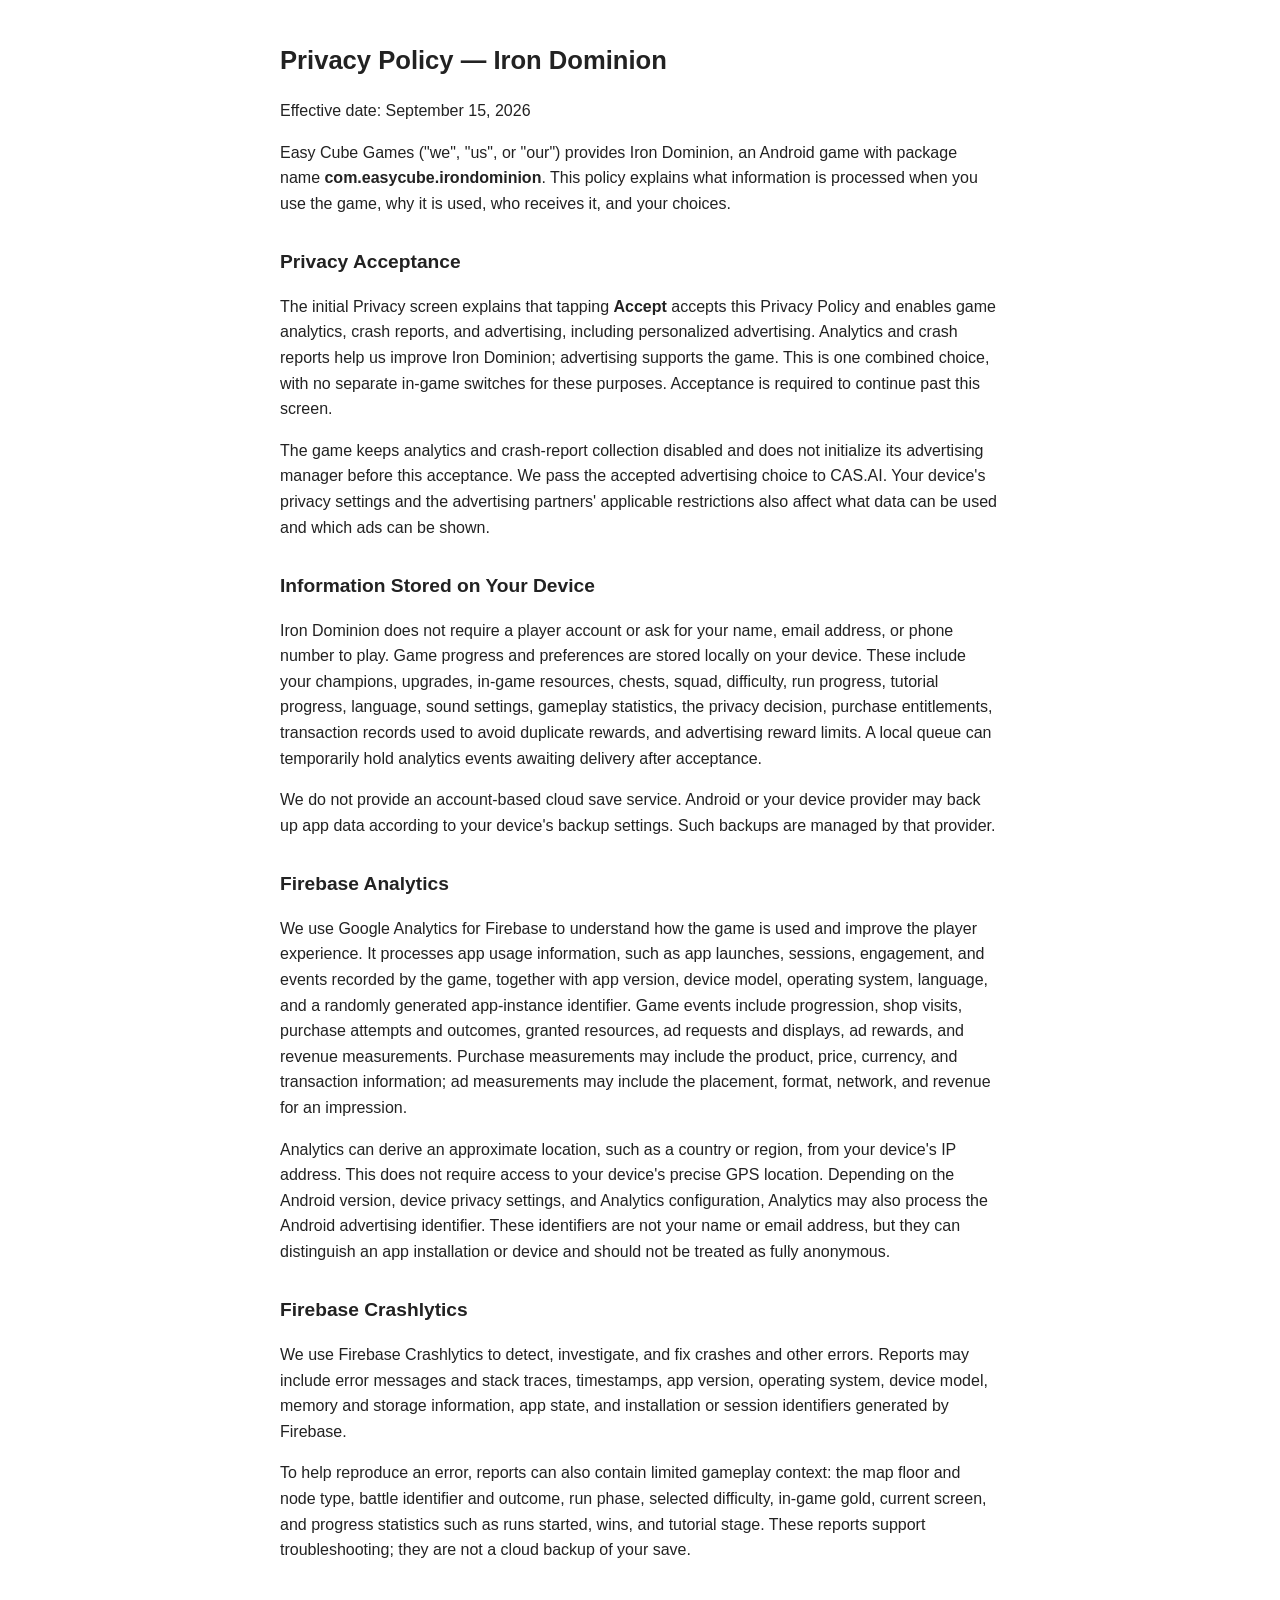
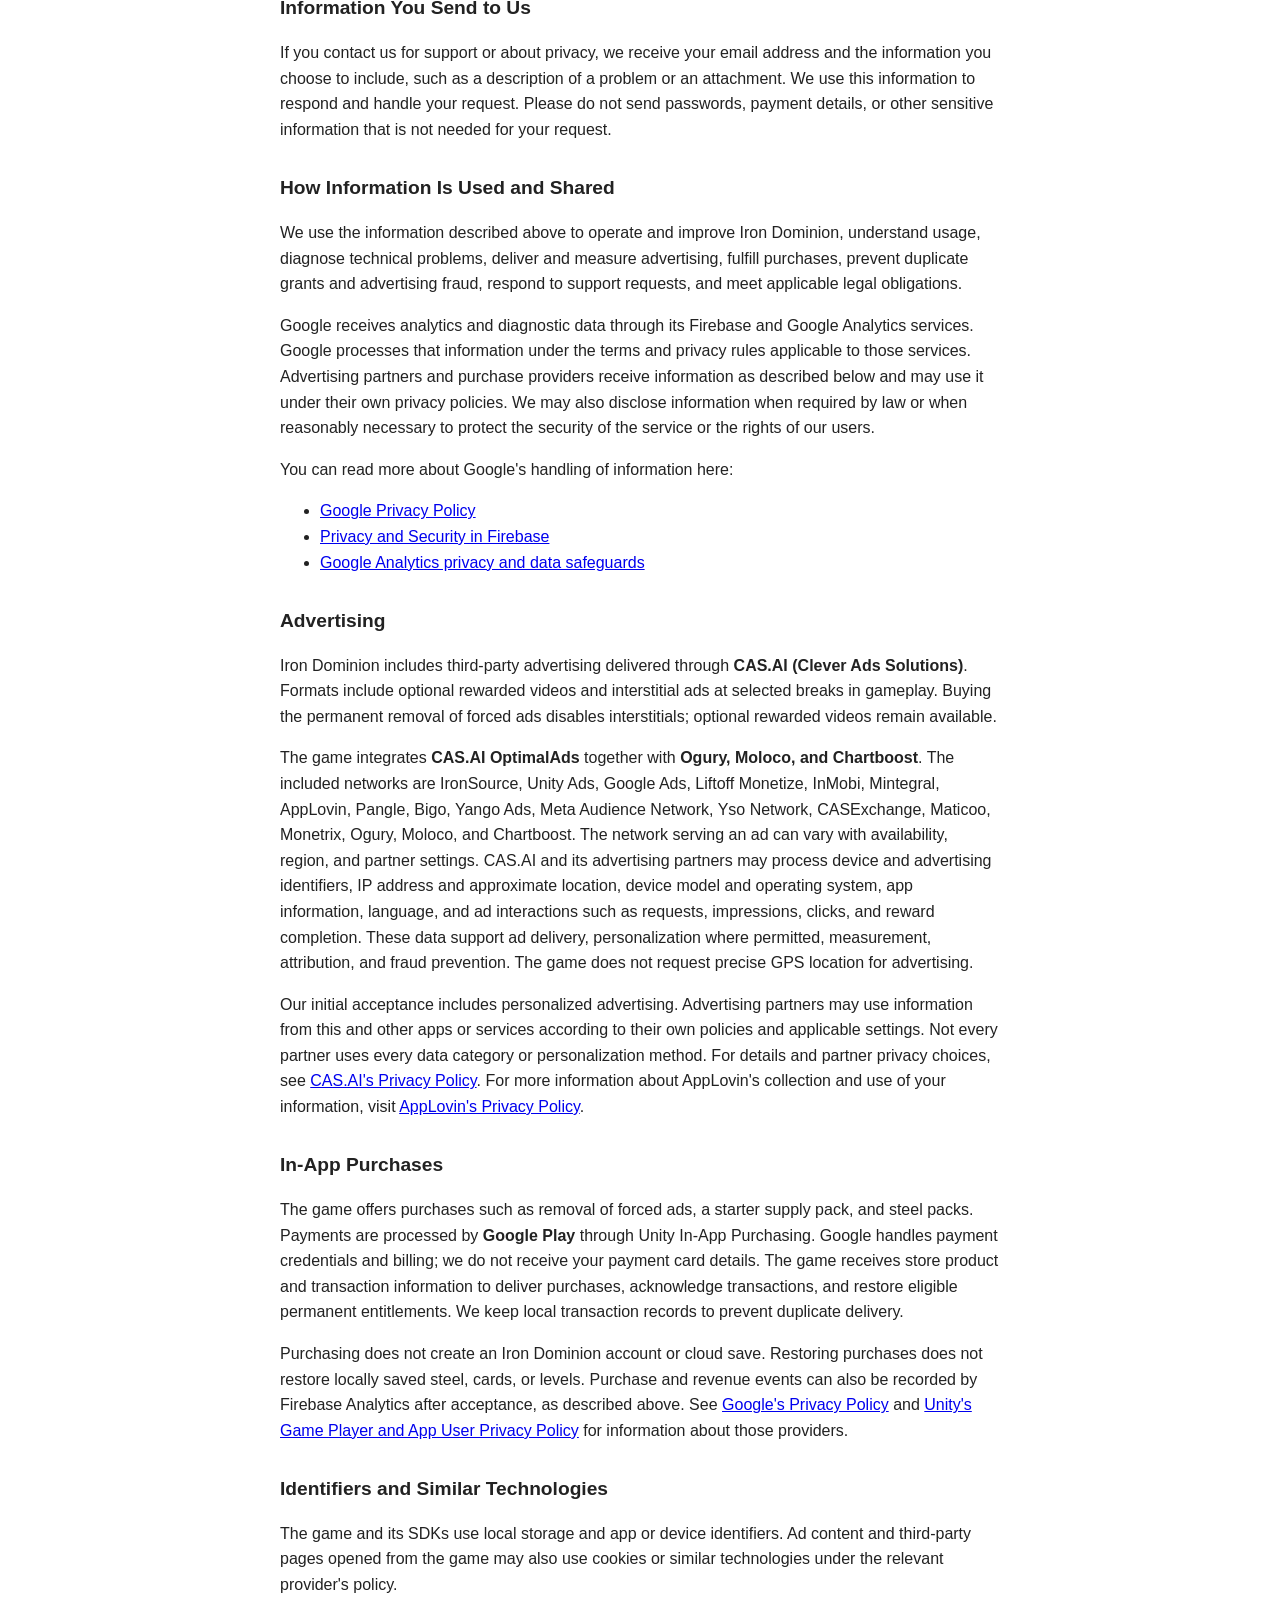
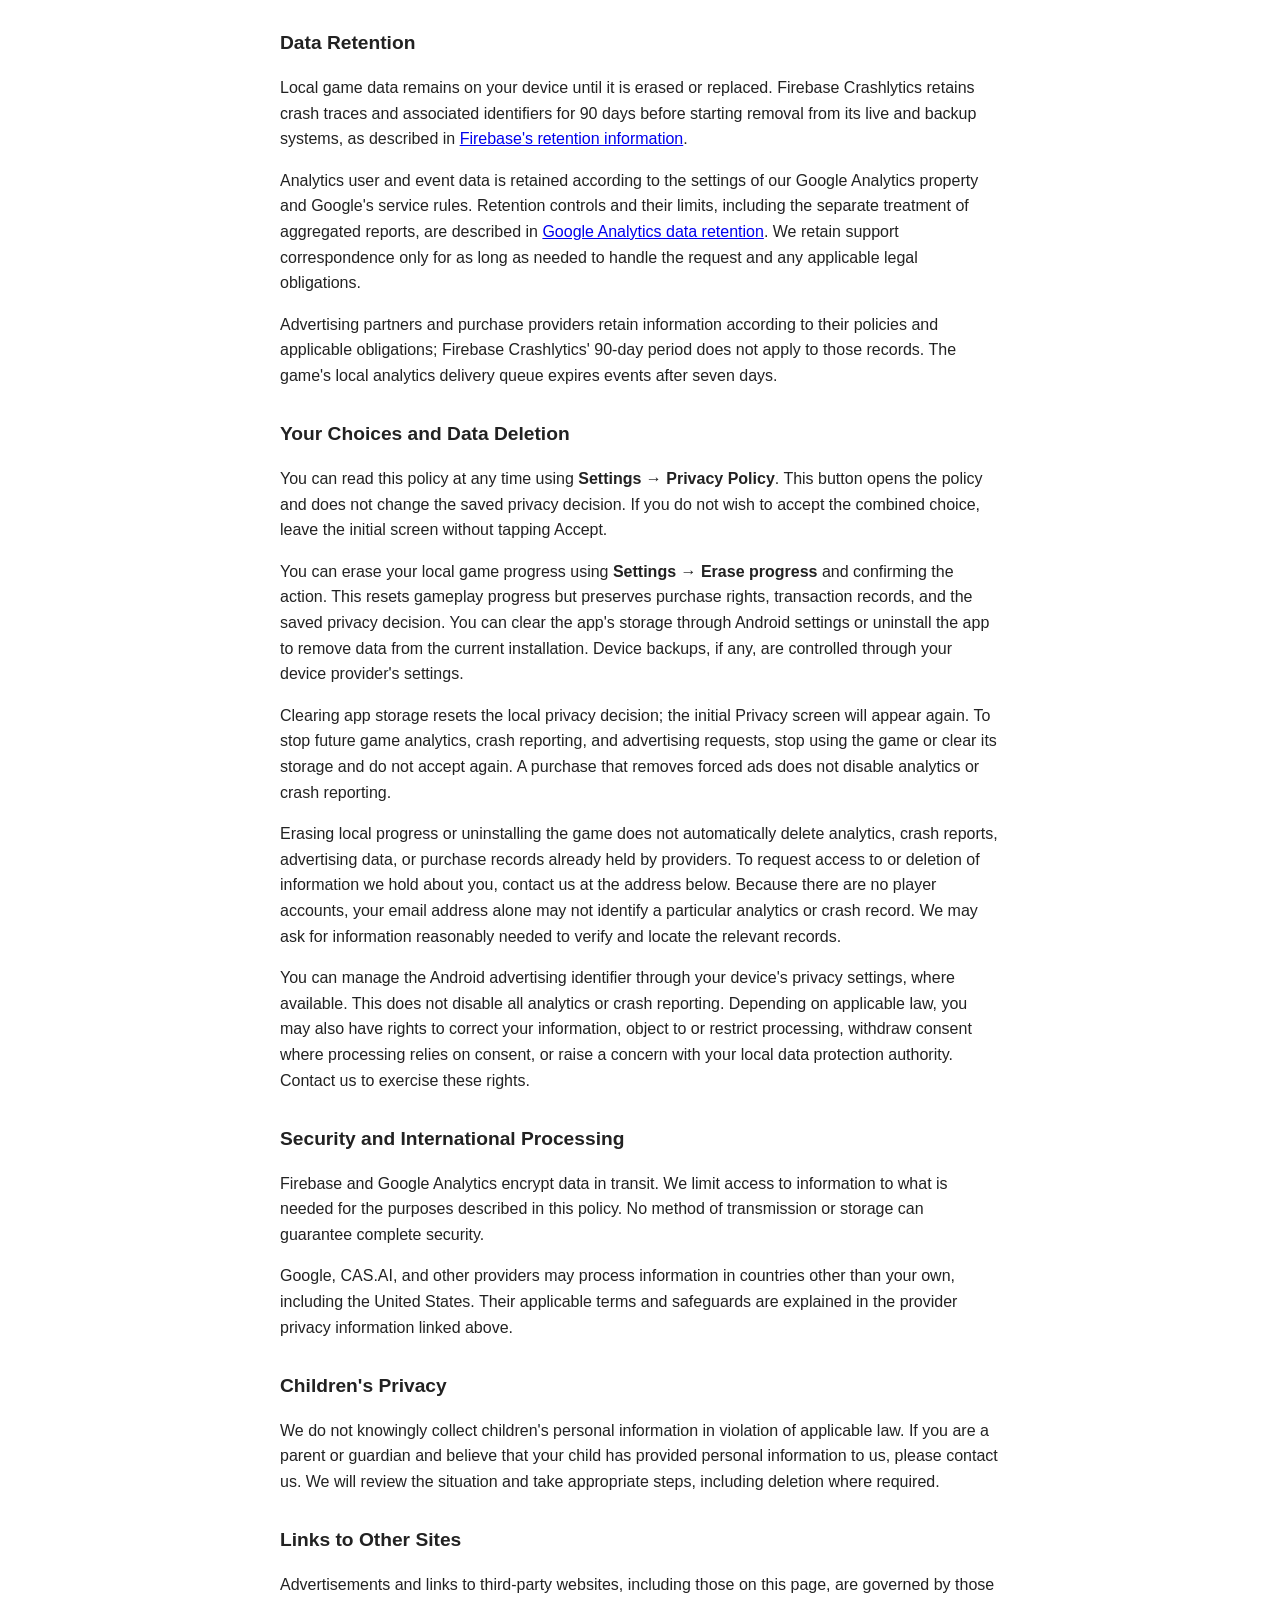
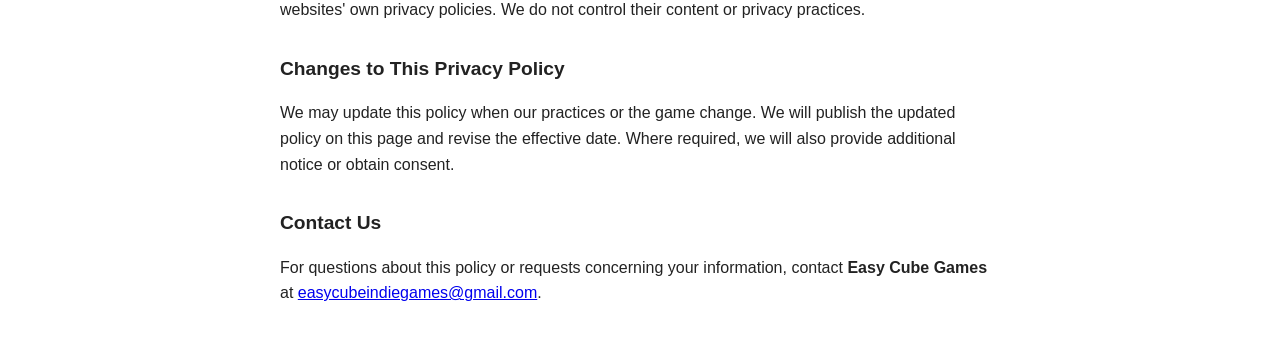
<file: policies/PrivacyPolicy_IronDominion.html>
<!DOCTYPE html>
<html lang="en">
<head>
<meta charset="utf-8">
<meta name="viewport" content="width=device-width, initial-scale=1">
<meta name="description" content="Privacy Policy for Iron Dominion by Easy Cube Games: advertising through CAS.AI, in-app purchases, Firebase services, local game data, and privacy choices.">
<title>Iron Dominion — Privacy Policy</title>
<style>
  body { font-family: -apple-system, Roboto, Arial, sans-serif; max-width: 720px;
         margin: 40px auto; padding: 0 20px; line-height: 1.6; color: #222;
         background: #fff; overflow-wrap: anywhere; }
  h1 { font-size: 1.6em; } h2 { font-size: 1.2em; margin-top: 1.6em; }
</style>
</head>
<body>
<main>
<h1>Privacy Policy — Iron Dominion</h1>
<p>Effective date: September 15, 2026</p>

<p>Easy Cube Games ("we", "us", or "our") provides Iron Dominion, an Android game with
package name <strong>com.easycube.irondominion</strong>. This policy explains what information
is processed when you use the game, why it is used, who receives it, and your choices.</p>

<h2>Privacy Acceptance</h2>
<p>The initial Privacy screen explains that tapping <strong>Accept</strong> accepts this
Privacy Policy and enables game analytics, crash reports, and advertising, including
personalized advertising. Analytics and crash reports help us improve Iron Dominion;
advertising supports the game. This is one combined choice, with no separate in-game
switches for these purposes. Acceptance is required to continue past this screen.</p>
<p>The game keeps analytics and crash-report collection disabled and does not initialize
its advertising manager before this acceptance. We pass the accepted advertising choice
to CAS.AI. Your device's privacy settings and the advertising partners' applicable
restrictions also affect what data can be used and which ads can be shown.</p>

<h2>Information Stored on Your Device</h2>
<p>Iron Dominion does not require a player account or ask for your name, email address, or
phone number to play. Game progress and preferences are stored locally on your device. These
include your champions, upgrades, in-game resources, chests, squad, difficulty, run progress,
tutorial progress, language, sound settings, gameplay statistics, the privacy decision,
purchase entitlements, transaction records used to avoid duplicate rewards, and advertising
reward limits. A local queue can temporarily hold analytics events awaiting delivery after
acceptance.</p>
<p>We do not provide an account-based cloud save service. Android or your device provider may
back up app data according to your device's backup settings. Such backups are managed by
that provider.</p>

<h2>Firebase Analytics</h2>
<p>We use Google Analytics for Firebase to understand how the game is used and improve the
player experience. It processes app usage information, such as app launches, sessions,
engagement, and events recorded by the game, together with app version, device model,
operating system, language, and a randomly generated app-instance identifier. Game events
include progression, shop visits, purchase attempts and outcomes, granted resources, ad
requests and displays, ad rewards, and revenue measurements. Purchase measurements may
include the product, price, currency, and transaction information; ad measurements may
include the placement, format, network, and revenue for an impression.</p>
<p>Analytics can derive an approximate location, such as a country or region, from your
device's IP address. This does not require access to your device's precise GPS location.
Depending on the Android version, device privacy settings, and Analytics configuration,
Analytics may also process the Android advertising identifier. These identifiers are not
your name or email address, but they can distinguish an app installation or device and
should not be treated as fully anonymous.</p>

<h2>Firebase Crashlytics</h2>
<p>We use Firebase Crashlytics to detect, investigate, and fix crashes and other errors.
Reports may include error messages and stack traces, timestamps, app version, operating
system, device model, memory and storage information, app state, and installation or session
identifiers generated by Firebase.</p>
<p>To help reproduce an error, reports can also contain limited gameplay context: the map
floor and node type, battle identifier and outcome, run phase, selected difficulty, in-game
gold, current screen, and progress statistics such as runs started, wins, and tutorial
stage. These reports support troubleshooting; they are not a cloud backup of your save.</p>

<h2>Information You Send to Us</h2>
<p>If you contact us for support or about privacy, we receive your email address and the
information you choose to include, such as a description of a problem or an attachment.
We use this information to respond and handle your request. Please do not send passwords,
payment details, or other sensitive information that is not needed for your request.</p>

<h2>How Information Is Used and Shared</h2>
<p>We use the information described above to operate and improve Iron Dominion, understand
usage, diagnose technical problems, deliver and measure advertising, fulfill purchases,
prevent duplicate grants and advertising fraud, respond to support requests, and meet
applicable legal obligations.</p>
<p>Google receives analytics and diagnostic data through its Firebase and Google Analytics
services. Google processes that information under the terms and privacy rules applicable
to those services. Advertising partners and purchase providers receive information as
described below and may use it under their own privacy policies. We may also disclose
information when required by law or when reasonably
necessary to protect the security of the service or the rights of our users.</p>
<p>You can read more about Google's handling of information here:</p>
<ul>
  <li><a href="https://policies.google.com/privacy">Google Privacy Policy</a></li>
  <li><a href="https://firebase.google.com/support/privacy">Privacy and Security in Firebase</a></li>
  <li><a href="https://support.google.com/analytics/answer/6004245?hl=en">Google Analytics privacy and data safeguards</a></li>
</ul>

<h2>Advertising</h2>
<p>Iron Dominion includes third-party advertising delivered through <strong>CAS.AI
(Clever Ads Solutions)</strong>. Formats include optional rewarded videos and interstitial
ads at selected breaks in gameplay. Buying the permanent removal of forced ads disables
interstitials; optional rewarded videos remain available.</p>
<p>The game integrates <strong>CAS.AI OptimalAds</strong> together with
<strong>Ogury, Moloco, and Chartboost</strong>. The included networks are IronSource,
Unity Ads, Google Ads, Liftoff Monetize, InMobi, Mintegral, AppLovin, Pangle, Bigo,
Yango Ads, Meta Audience Network, Yso Network, CASExchange, Maticoo, Monetrix,
Ogury, Moloco, and Chartboost.
The network serving an ad can vary with availability, region, and partner settings. CAS.AI
and its advertising partners may process device and advertising identifiers, IP address
and approximate location, device model and operating system, app information, language,
and ad interactions such as requests, impressions, clicks, and reward completion. These
data support ad delivery, personalization where permitted, measurement, attribution, and
fraud prevention. The game does not request precise GPS location for advertising.</p>
<p>Our initial acceptance includes personalized advertising. Advertising partners may use
information from this and other apps or services according to their own policies and
applicable settings. Not every partner uses every data category or personalization method.
For details and partner privacy choices, see
<a href="https://cas.ai/privacy-policy/">CAS.AI's Privacy Policy</a>.
For more information about AppLovin's collection and use of your information, visit
<a href="https://legal.applovin.com/privacy/">AppLovin's Privacy Policy</a>.</p>

<h2>In-App Purchases</h2>
<p>The game offers purchases such as removal of forced ads, a starter supply pack, and
steel packs. Payments are processed by <strong>Google Play</strong> through Unity In-App
Purchasing. Google handles payment credentials and billing; we do not receive your payment
card details. The game receives store product and transaction information to deliver
purchases, acknowledge transactions, and restore eligible permanent entitlements. We keep
local transaction records to prevent duplicate delivery.</p>
<p>Purchasing does not create an Iron Dominion account or cloud save. Restoring purchases
does not restore locally saved steel, cards, or levels. Purchase and revenue events can
also be recorded by Firebase Analytics after acceptance, as described above. See
<a href="https://policies.google.com/privacy">Google's Privacy Policy</a> and
<a href="https://unity.com/legal/game-player-and-app-user-privacy-policy">Unity's Game Player and App User Privacy Policy</a>
for information about those providers.</p>

<h2>Identifiers and Similar Technologies</h2>
<p>The game and its SDKs use local storage and app or device identifiers. Ad content and
third-party pages opened from the game may also use cookies or similar technologies under
the relevant provider's policy.</p>

<h2>Data Retention</h2>
<p>Local game data remains on your device until it is erased or replaced. Firebase
Crashlytics retains crash traces and associated identifiers for 90 days before starting
removal from its live and backup systems, as described in
<a href="https://firebase.google.com/support/privacy">Firebase's retention information</a>.</p>
<p>Analytics user and event data is retained according to the settings of our Google
Analytics property and Google's service rules. Retention controls and their limits,
including the separate treatment of aggregated reports, are described in
<a href="https://support.google.com/analytics/answer/7667196?hl=en">Google Analytics data retention</a>.
We retain support correspondence only for as long as needed to handle the request and any
applicable legal obligations.</p>
<p>Advertising partners and purchase providers retain information according to their
policies and applicable obligations; Firebase Crashlytics' 90-day period does not apply to
those records. The game's local analytics delivery queue expires events after seven days.</p>

<h2>Your Choices and Data Deletion</h2>
<p>You can read this policy at any time using <strong>Settings → Privacy Policy</strong>.
This button opens the policy and does not change the saved privacy decision. If you do not
wish to accept the combined choice, leave the initial screen without tapping Accept.</p>
<p>You can erase your local game progress using <strong>Settings → Erase progress</strong>
and confirming the action. This resets gameplay progress but preserves purchase rights,
transaction records, and the saved privacy decision. You can clear the app's storage through Android settings
or uninstall the app to remove data from the current installation. Device backups, if any,
are controlled through your device provider's settings.</p>
<p>Clearing app storage resets the local privacy decision; the initial Privacy screen will
appear again. To stop future game analytics, crash reporting, and advertising requests,
stop using the game or clear its storage and do not accept again. A purchase that removes
forced ads does not disable analytics or crash reporting.</p>
<p>Erasing local progress or uninstalling the game does not automatically delete analytics,
crash reports, advertising data, or purchase records already held by providers.
To request access to or deletion of information
we hold about you, contact us at the address below. Because there are no player accounts,
your email address alone may not identify a particular analytics or crash record. We may
ask for information reasonably needed to verify and locate the relevant records.</p>
<p>You can manage the Android advertising identifier through your device's privacy settings,
where available. This does not disable all analytics or crash reporting. Depending on
applicable law, you may also have rights to correct your information, object to or restrict
processing, withdraw consent where processing relies on consent, or raise a concern with
your local data protection authority. Contact us to exercise these rights.</p>

<h2>Security and International Processing</h2>
<p>Firebase and Google Analytics encrypt data in transit. We limit access to information to
what is needed for the purposes described in this policy. No method of transmission or
storage can guarantee complete security.</p>
<p>Google, CAS.AI, and other providers may process information in countries other than your
own, including the United States. Their applicable terms and safeguards are explained in
the provider privacy information linked above.</p>

<h2>Children's Privacy</h2>
<p>We do not knowingly collect children's personal information in violation of applicable
law. If you are a parent or guardian and believe that your child has provided personal
information to us, please contact us. We will review the situation and take appropriate
steps, including deletion where required.</p>

<h2>Links to Other Sites</h2>
<p>Advertisements and links to third-party websites, including those on this page, are governed by those
websites' own privacy policies. We do not control their content or privacy practices.</p>

<h2>Changes to This Privacy Policy</h2>
<p>We may update this policy when our practices or the game change. We will publish the
updated policy on this page and revise the effective date. Where required, we will also
provide additional notice or obtain consent.</p>

<h2>Contact Us</h2>
<p>For questions about this policy or requests concerning your information, contact
<strong>Easy Cube Games</strong> at
<a href="mailto:easycubeindiegames@gmail.com">easycubeindiegames@gmail.com</a>.</p>
</main>
</body>
</html>
</file>
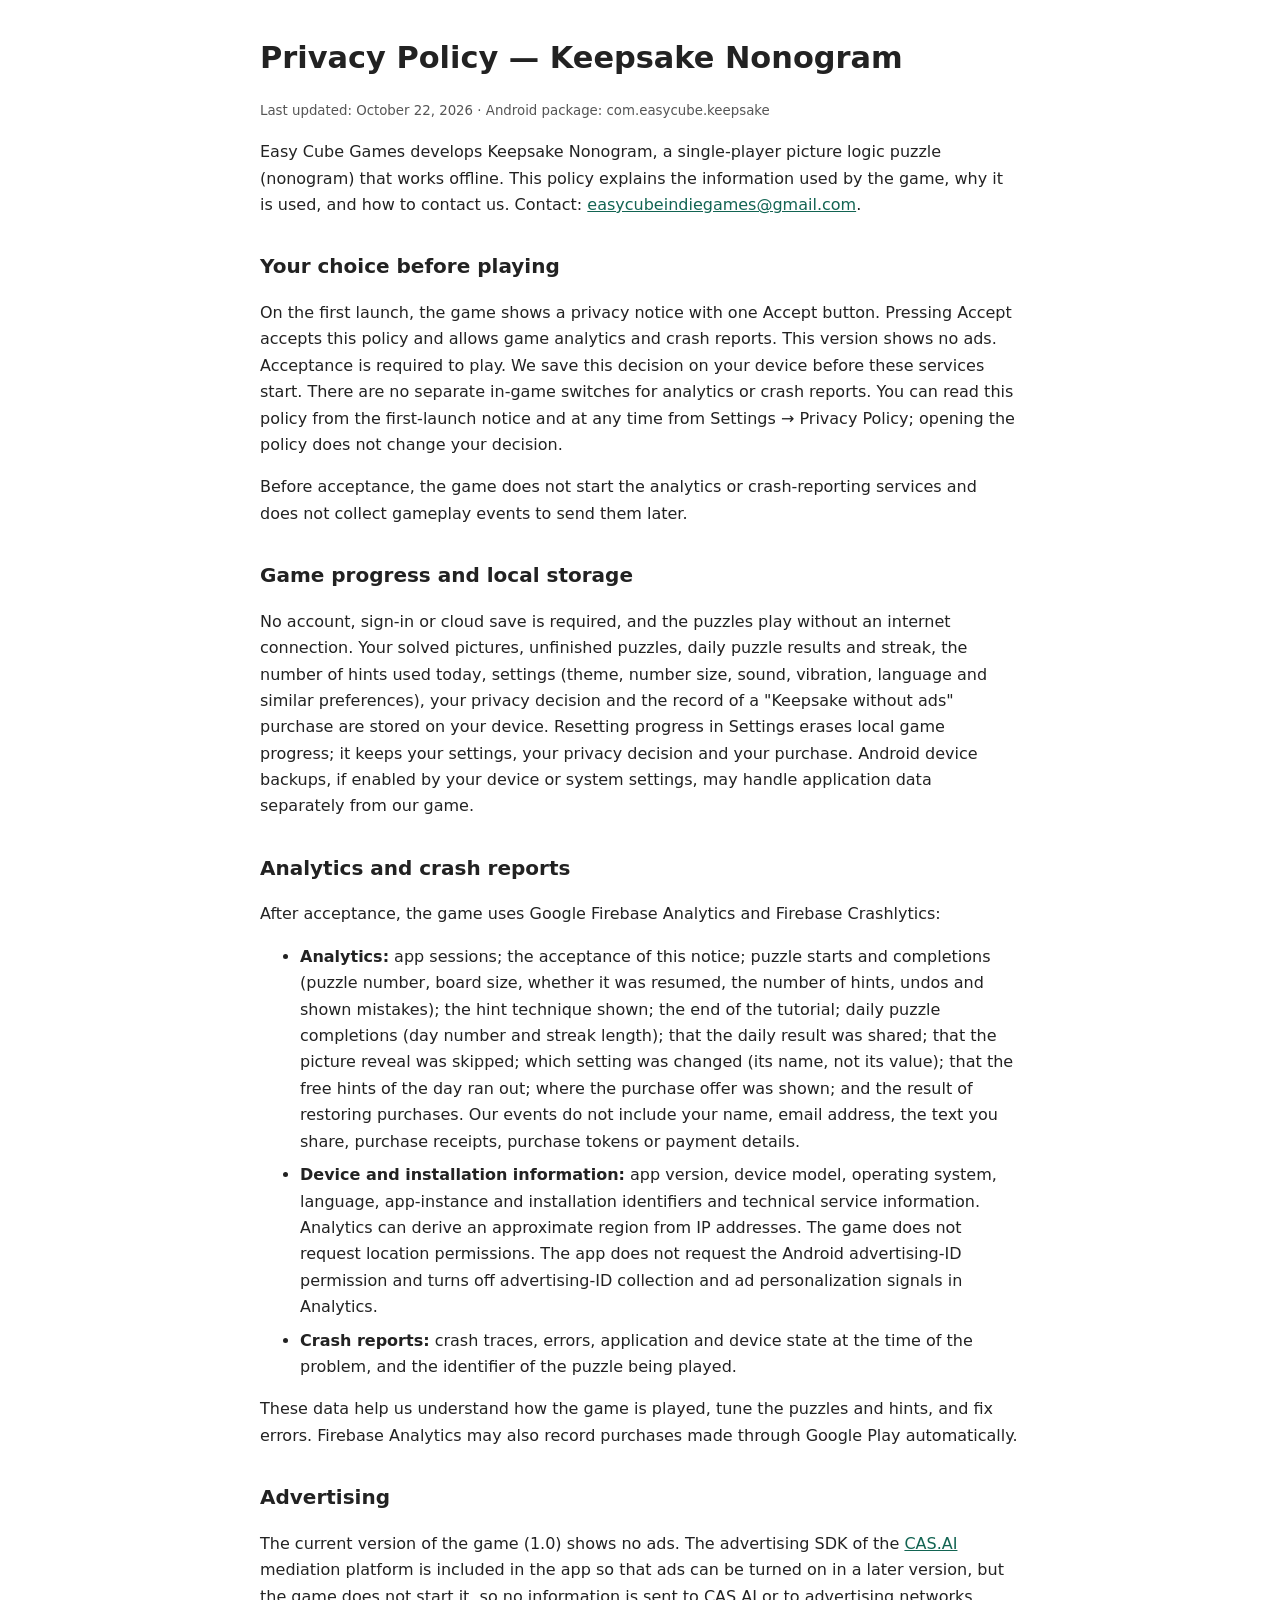
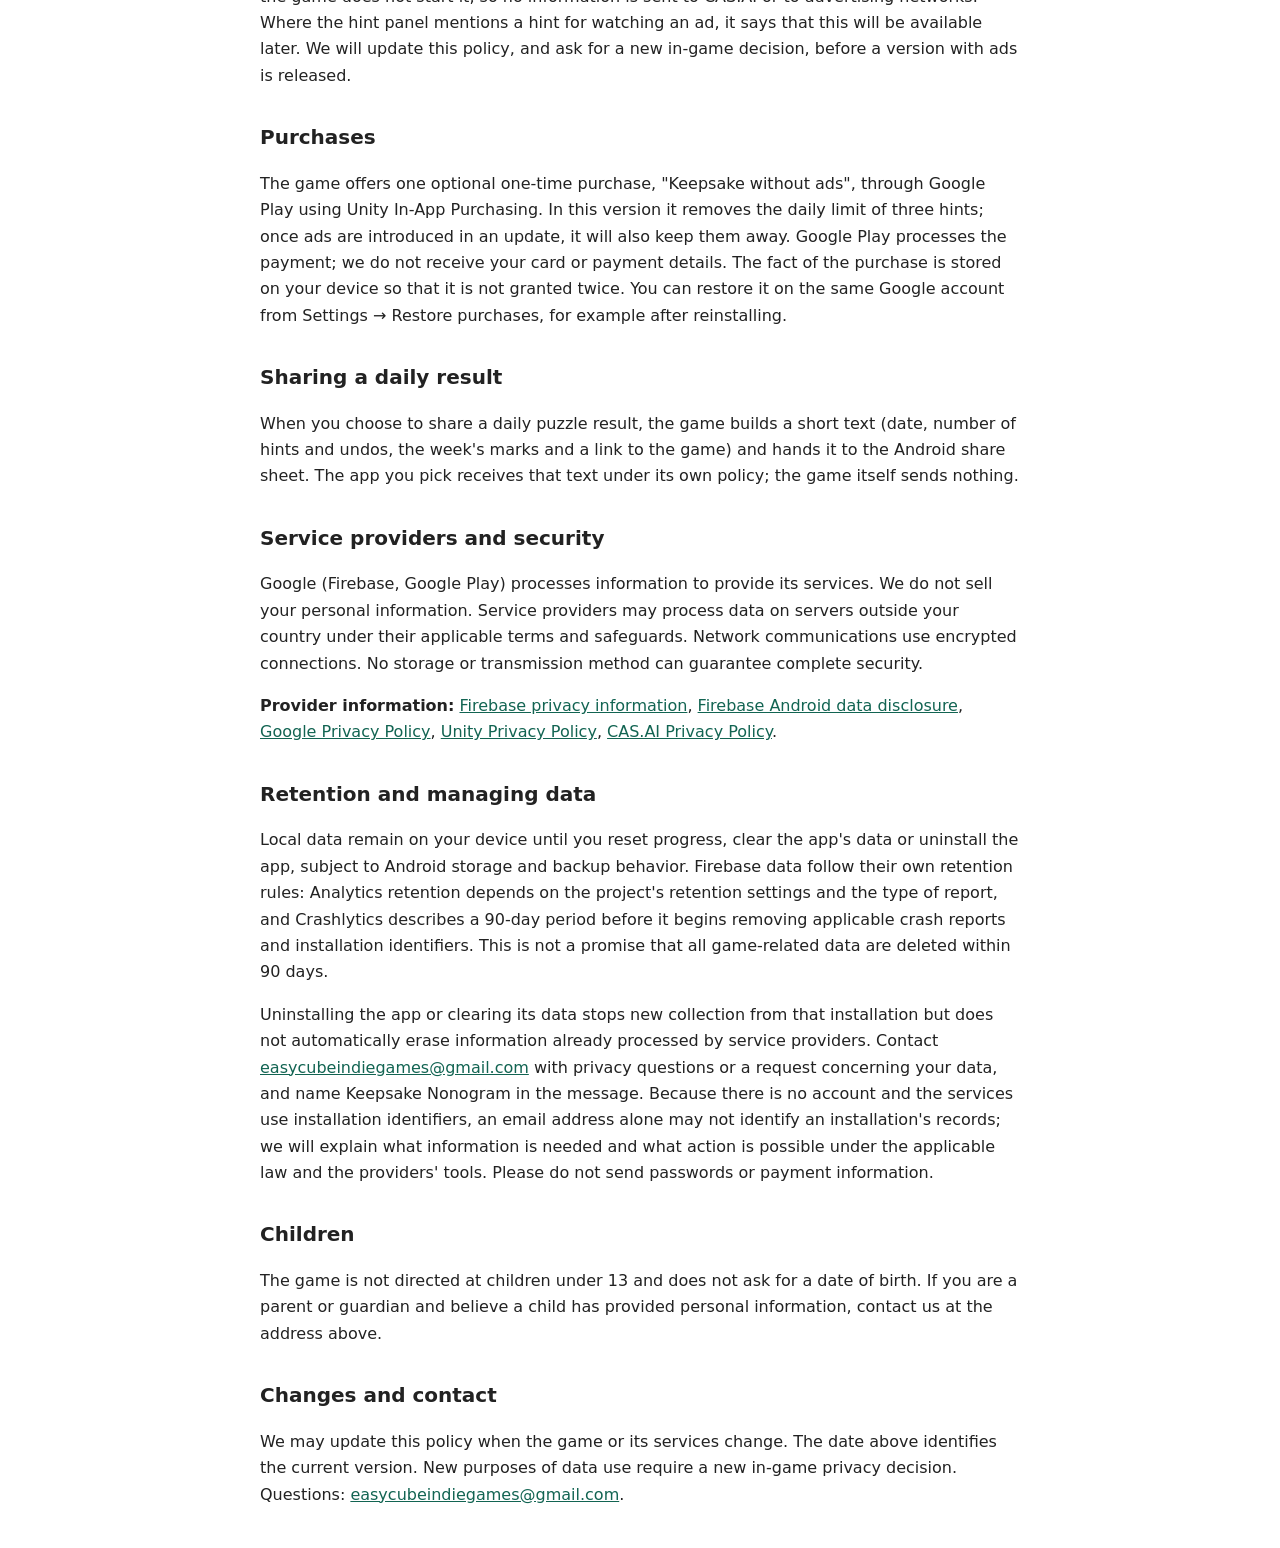
<file: policies/PrivacyPolicy_KeepsakeNonogram.html>
<!doctype html>
<html lang="en">
<head>
<meta charset="utf-8">
<meta name="viewport" content="width=device-width, initial-scale=1">
<title>Keepsake Nonogram — Privacy Policy</title>
<style>
body{font-family:system-ui,-apple-system,Roboto,Arial,sans-serif;max-width:760px;margin:40px auto;padding:0 22px;line-height:1.65;color:#222;background:#fff}h1{font-size:1.9rem;line-height:1.2}h2{font-size:1.25rem;margin-top:2rem}a{color:#126452;overflow-wrap:anywhere}small{color:#555}li{margin:.45rem 0}
</style>
</head>
<body>
<h1>Privacy Policy — Keepsake Nonogram</h1>
<p><small>Last updated: October 22, 2026 · Android package: com.easycube.keepsake</small></p>
<p>Easy Cube Games develops Keepsake Nonogram, a single-player picture logic puzzle (nonogram) that works offline. This policy explains the information used by the game, why it is used, and how to contact us. Contact: <a href="mailto:easycubeindiegames@gmail.com">easycubeindiegames@gmail.com</a>.</p>

<h2>Your choice before playing</h2>
<p>On the first launch, the game shows a privacy notice with one Accept button. Pressing Accept accepts this policy and allows game analytics and crash reports. This version shows no ads. Acceptance is required to play. We save this decision on your device before these services start. There are no separate in-game switches for analytics or crash reports. You can read this policy from the first-launch notice and at any time from Settings → Privacy Policy; opening the policy does not change your decision.</p>
<p>Before acceptance, the game does not start the analytics or crash-reporting services and does not collect gameplay events to send them later.</p>

<h2>Game progress and local storage</h2>
<p>No account, sign-in or cloud save is required, and the puzzles play without an internet connection. Your solved pictures, unfinished puzzles, daily puzzle results and streak, the number of hints used today, settings (theme, number size, sound, vibration, language and similar preferences), your privacy decision and the record of a "Keepsake without ads" purchase are stored on your device. Resetting progress in Settings erases local game progress; it keeps your settings, your privacy decision and your purchase. Android device backups, if enabled by your device or system settings, may handle application data separately from our game.</p>

<h2>Analytics and crash reports</h2>
<p>After acceptance, the game uses Google Firebase Analytics and Firebase Crashlytics:</p>
<ul>
<li><strong>Analytics:</strong> app sessions; the acceptance of this notice; puzzle starts and completions (puzzle number, board size, whether it was resumed, the number of hints, undos and shown mistakes); the hint technique shown; the end of the tutorial; daily puzzle completions (day number and streak length); that the daily result was shared; that the picture reveal was skipped; which setting was changed (its name, not its value); that the free hints of the day ran out; where the purchase offer was shown; and the result of restoring purchases. Our events do not include your name, email address, the text you share, purchase receipts, purchase tokens or payment details.</li>
<li><strong>Device and installation information:</strong> app version, device model, operating system, language, app-instance and installation identifiers and technical service information. Analytics can derive an approximate region from IP addresses. The game does not request location permissions. The app does not request the Android advertising-ID permission and turns off advertising-ID collection and ad personalization signals in Analytics.</li>
<li><strong>Crash reports:</strong> crash traces, errors, application and device state at the time of the problem, and the identifier of the puzzle being played.</li>
</ul>
<p>These data help us understand how the game is played, tune the puzzles and hints, and fix errors. Firebase Analytics may also record purchases made through Google Play automatically.</p>

<h2>Advertising</h2>
<p>The current version of the game (1.0) shows no ads. The advertising SDK of the <a href="https://cas.ai/">CAS.AI</a> mediation platform is included in the app so that ads can be turned on in a later version, but the game does not start it, so no information is sent to CAS.AI or to advertising networks. Where the hint panel mentions a hint for watching an ad, it says that this will be available later. We will update this policy, and ask for a new in-game decision, before a version with ads is released.</p>

<h2>Purchases</h2>
<p>The game offers one optional one-time purchase, "Keepsake without ads", through Google Play using Unity In-App Purchasing. In this version it removes the daily limit of three hints; once ads are introduced in an update, it will also keep them away. Google Play processes the payment; we do not receive your card or payment details. The fact of the purchase is stored on your device so that it is not granted twice. You can restore it on the same Google account from Settings → Restore purchases, for example after reinstalling.</p>

<h2>Sharing a daily result</h2>
<p>When you choose to share a daily puzzle result, the game builds a short text (date, number of hints and undos, the week's marks and a link to the game) and hands it to the Android share sheet. The app you pick receives that text under its own policy; the game itself sends nothing.</p>

<h2>Service providers and security</h2>
<p>Google (Firebase, Google Play) processes information to provide its services. We do not sell your personal information. Service providers may process data on servers outside your country under their applicable terms and safeguards. Network communications use encrypted connections. No storage or transmission method can guarantee complete security.</p>
<p><strong>Provider information:</strong> <a href="https://firebase.google.com/support/privacy">Firebase privacy information</a>, <a href="https://firebase.google.com/docs/android/play-data-disclosure">Firebase Android data disclosure</a>, <a href="https://policies.google.com/privacy">Google Privacy Policy</a>, <a href="https://unity.com/legal/game-player-and-app-user-privacy-policy">Unity Privacy Policy</a>, <a href="https://cas.ai/privacy-policy/">CAS.AI Privacy Policy</a>.</p>

<h2>Retention and managing data</h2>
<p>Local data remain on your device until you reset progress, clear the app's data or uninstall the app, subject to Android storage and backup behavior. Firebase data follow their own retention rules: Analytics retention depends on the project's retention settings and the type of report, and Crashlytics describes a 90-day period before it begins removing applicable crash reports and installation identifiers. This is not a promise that all game-related data are deleted within 90 days.</p>
<p>Uninstalling the app or clearing its data stops new collection from that installation but does not automatically erase information already processed by service providers. Contact <a href="mailto:easycubeindiegames@gmail.com">easycubeindiegames@gmail.com</a> with privacy questions or a request concerning your data, and name Keepsake Nonogram in the message. Because there is no account and the services use installation identifiers, an email address alone may not identify an installation's records; we will explain what information is needed and what action is possible under the applicable law and the providers' tools. Please do not send passwords or payment information.</p>

<h2>Children</h2>
<p>The game is not directed at children under 13 and does not ask for a date of birth. If you are a parent or guardian and believe a child has provided personal information, contact us at the address above.</p>

<h2>Changes and contact</h2>
<p>We may update this policy when the game or its services change. The date above identifies the current version. New purposes of data use require a new in-game privacy decision. Questions: <a href="mailto:easycubeindiegames@gmail.com">easycubeindiegames@gmail.com</a>.</p>
</body>
</html>
</file>
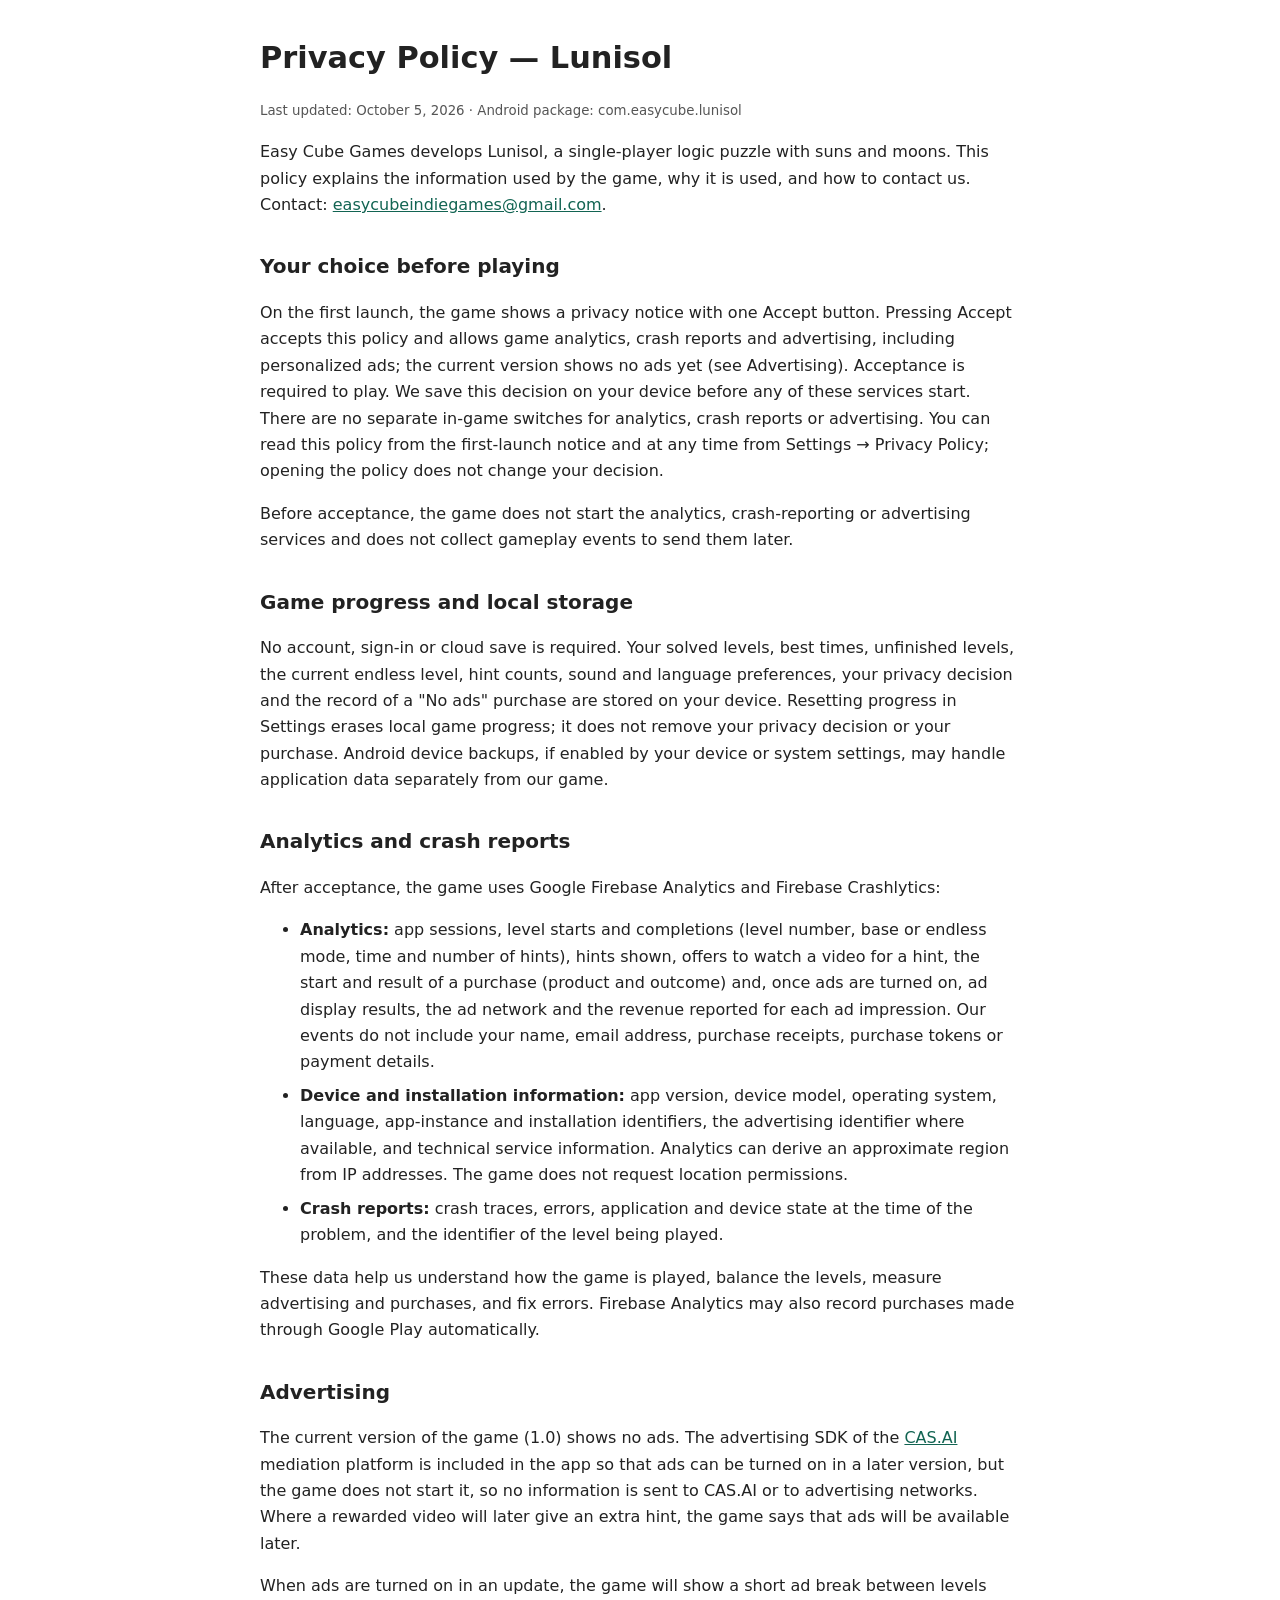
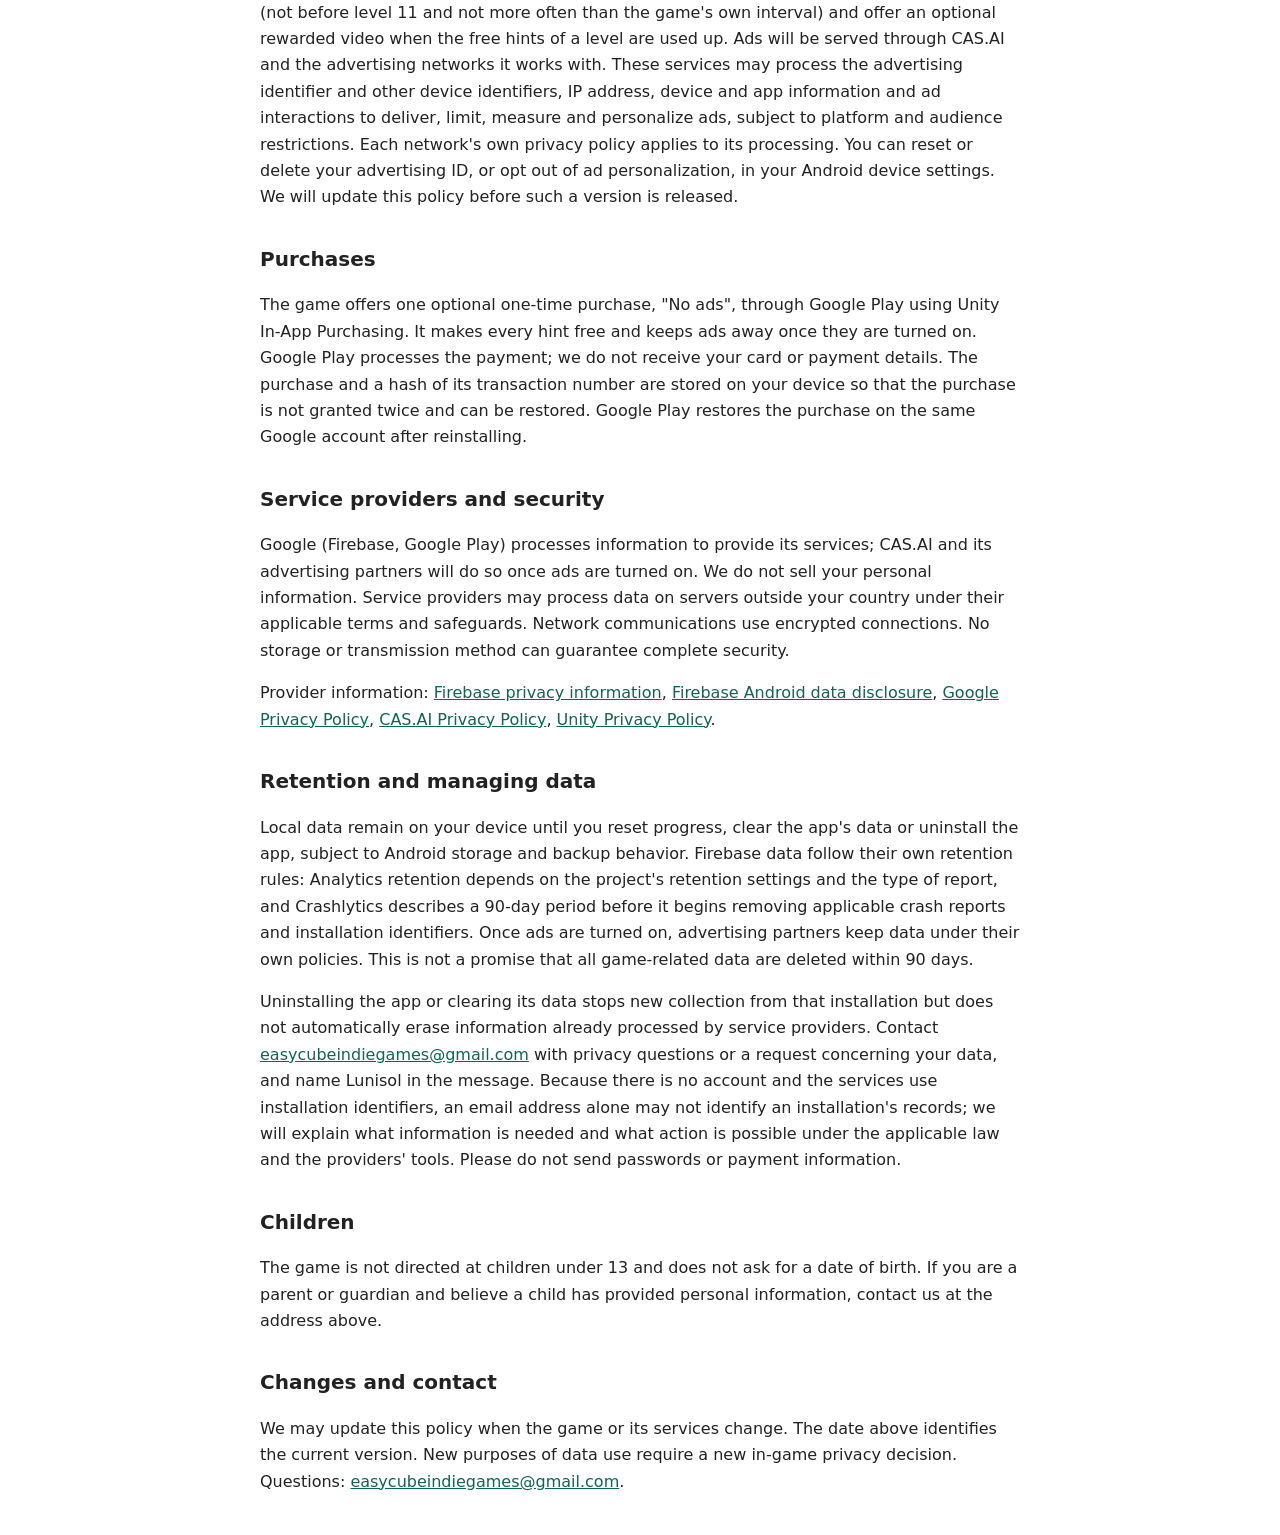
<file: policies/PrivacyPolicy_Lunisol.html>
<!doctype html>
<html lang="en">
<head>
<meta charset="utf-8">
<meta name="viewport" content="width=device-width, initial-scale=1">
<title>Lunisol — Privacy Policy</title>
<style>
body{font-family:system-ui,-apple-system,Roboto,Arial,sans-serif;max-width:760px;margin:40px auto;padding:0 22px;line-height:1.65;color:#222;background:#fff}h1{font-size:1.9rem;line-height:1.2}h2{font-size:1.25rem;margin-top:2rem}a{color:#126452;overflow-wrap:anywhere}small{color:#555}li{margin:.45rem 0}
</style>
</head>
<body>
<h1>Privacy Policy — Lunisol</h1>
<p><small>Last updated: October 5, 2026 · Android package: com.easycube.lunisol</small></p>
<p>Easy Cube Games develops Lunisol, a single-player logic puzzle with suns and moons. This policy explains the information used by the game, why it is used, and how to contact us. Contact: <a href="mailto:easycubeindiegames@gmail.com">easycubeindiegames@gmail.com</a>.</p>

<h2>Your choice before playing</h2>
<p>On the first launch, the game shows a privacy notice with one Accept button. Pressing Accept accepts this policy and allows game analytics, crash reports and advertising, including personalized ads; the current version shows no ads yet (see Advertising). Acceptance is required to play. We save this decision on your device before any of these services start. There are no separate in-game switches for analytics, crash reports or advertising. You can read this policy from the first-launch notice and at any time from Settings → Privacy Policy; opening the policy does not change your decision.</p>
<p>Before acceptance, the game does not start the analytics, crash-reporting or advertising services and does not collect gameplay events to send them later.</p>

<h2>Game progress and local storage</h2>
<p>No account, sign-in or cloud save is required. Your solved levels, best times, unfinished levels, the current endless level, hint counts, sound and language preferences, your privacy decision and the record of a "No ads" purchase are stored on your device. Resetting progress in Settings erases local game progress; it does not remove your privacy decision or your purchase. Android device backups, if enabled by your device or system settings, may handle application data separately from our game.</p>

<h2>Analytics and crash reports</h2>
<p>After acceptance, the game uses Google Firebase Analytics and Firebase Crashlytics:</p>
<ul>
<li><strong>Analytics:</strong> app sessions, level starts and completions (level number, base or endless mode, time and number of hints), hints shown, offers to watch a video for a hint, the start and result of a purchase (product and outcome) and, once ads are turned on, ad display results, the ad network and the revenue reported for each ad impression. Our events do not include your name, email address, purchase receipts, purchase tokens or payment details.</li>
<li><strong>Device and installation information:</strong> app version, device model, operating system, language, app-instance and installation identifiers, the advertising identifier where available, and technical service information. Analytics can derive an approximate region from IP addresses. The game does not request location permissions.</li>
<li><strong>Crash reports:</strong> crash traces, errors, application and device state at the time of the problem, and the identifier of the level being played.</li>
</ul>
<p>These data help us understand how the game is played, balance the levels, measure advertising and purchases, and fix errors. Firebase Analytics may also record purchases made through Google Play automatically.</p>

<h2>Advertising</h2>
<p>The current version of the game (1.0) shows no ads. The advertising SDK of the <a href="https://cas.ai/privacy-policy/">CAS.AI</a> mediation platform is included in the app so that ads can be turned on in a later version, but the game does not start it, so no information is sent to CAS.AI or to advertising networks. Where a rewarded video will later give an extra hint, the game says that ads will be available later.</p>
<p>When ads are turned on in an update, the game will show a short ad break between levels (not before level 11 and not more often than the game's own interval) and offer an optional rewarded video when the free hints of a level are used up. Ads will be served through CAS.AI and the advertising networks it works with. These services may process the advertising identifier and other device identifiers, IP address, device and app information and ad interactions to deliver, limit, measure and personalize ads, subject to platform and audience restrictions. Each network's own privacy policy applies to its processing. You can reset or delete your advertising ID, or opt out of ad personalization, in your Android device settings. We will update this policy before such a version is released.</p>

<h2>Purchases</h2>
<p>The game offers one optional one-time purchase, "No ads", through Google Play using Unity In-App Purchasing. It makes every hint free and keeps ads away once they are turned on. Google Play processes the payment; we do not receive your card or payment details. The purchase and a hash of its transaction number are stored on your device so that the purchase is not granted twice and can be restored. Google Play restores the purchase on the same Google account after reinstalling.</p>

<h2>Service providers and security</h2>
<p>Google (Firebase, Google Play) processes information to provide its services; CAS.AI and its advertising partners will do so once ads are turned on. We do not sell your personal information. Service providers may process data on servers outside your country under their applicable terms and safeguards. Network communications use encrypted connections. No storage or transmission method can guarantee complete security.</p>
<p>Provider information: <a href="https://firebase.google.com/support/privacy">Firebase privacy information</a>, <a href="https://firebase.google.com/docs/android/play-data-disclosure">Firebase Android data disclosure</a>, <a href="https://policies.google.com/privacy">Google Privacy Policy</a>, <a href="https://cas.ai/privacy-policy/">CAS.AI Privacy Policy</a>, <a href="https://unity.com/legal/game-player-and-app-user-privacy-policy">Unity Privacy Policy</a>.</p>

<h2>Retention and managing data</h2>
<p>Local data remain on your device until you reset progress, clear the app's data or uninstall the app, subject to Android storage and backup behavior. Firebase data follow their own retention rules: Analytics retention depends on the project's retention settings and the type of report, and Crashlytics describes a 90-day period before it begins removing applicable crash reports and installation identifiers. Once ads are turned on, advertising partners keep data under their own policies. This is not a promise that all game-related data are deleted within 90 days.</p>
<p>Uninstalling the app or clearing its data stops new collection from that installation but does not automatically erase information already processed by service providers. Contact <a href="mailto:easycubeindiegames@gmail.com">easycubeindiegames@gmail.com</a> with privacy questions or a request concerning your data, and name Lunisol in the message. Because there is no account and the services use installation identifiers, an email address alone may not identify an installation's records; we will explain what information is needed and what action is possible under the applicable law and the providers' tools. Please do not send passwords or payment information.</p>

<h2>Children</h2>
<p>The game is not directed at children under 13 and does not ask for a date of birth. If you are a parent or guardian and believe a child has provided personal information, contact us at the address above.</p>

<h2>Changes and contact</h2>
<p>We may update this policy when the game or its services change. The date above identifies the current version. New purposes of data use require a new in-game privacy decision. Questions: <a href="mailto:easycubeindiegames@gmail.com">easycubeindiegames@gmail.com</a>.</p>
</body>
</html>
</file>
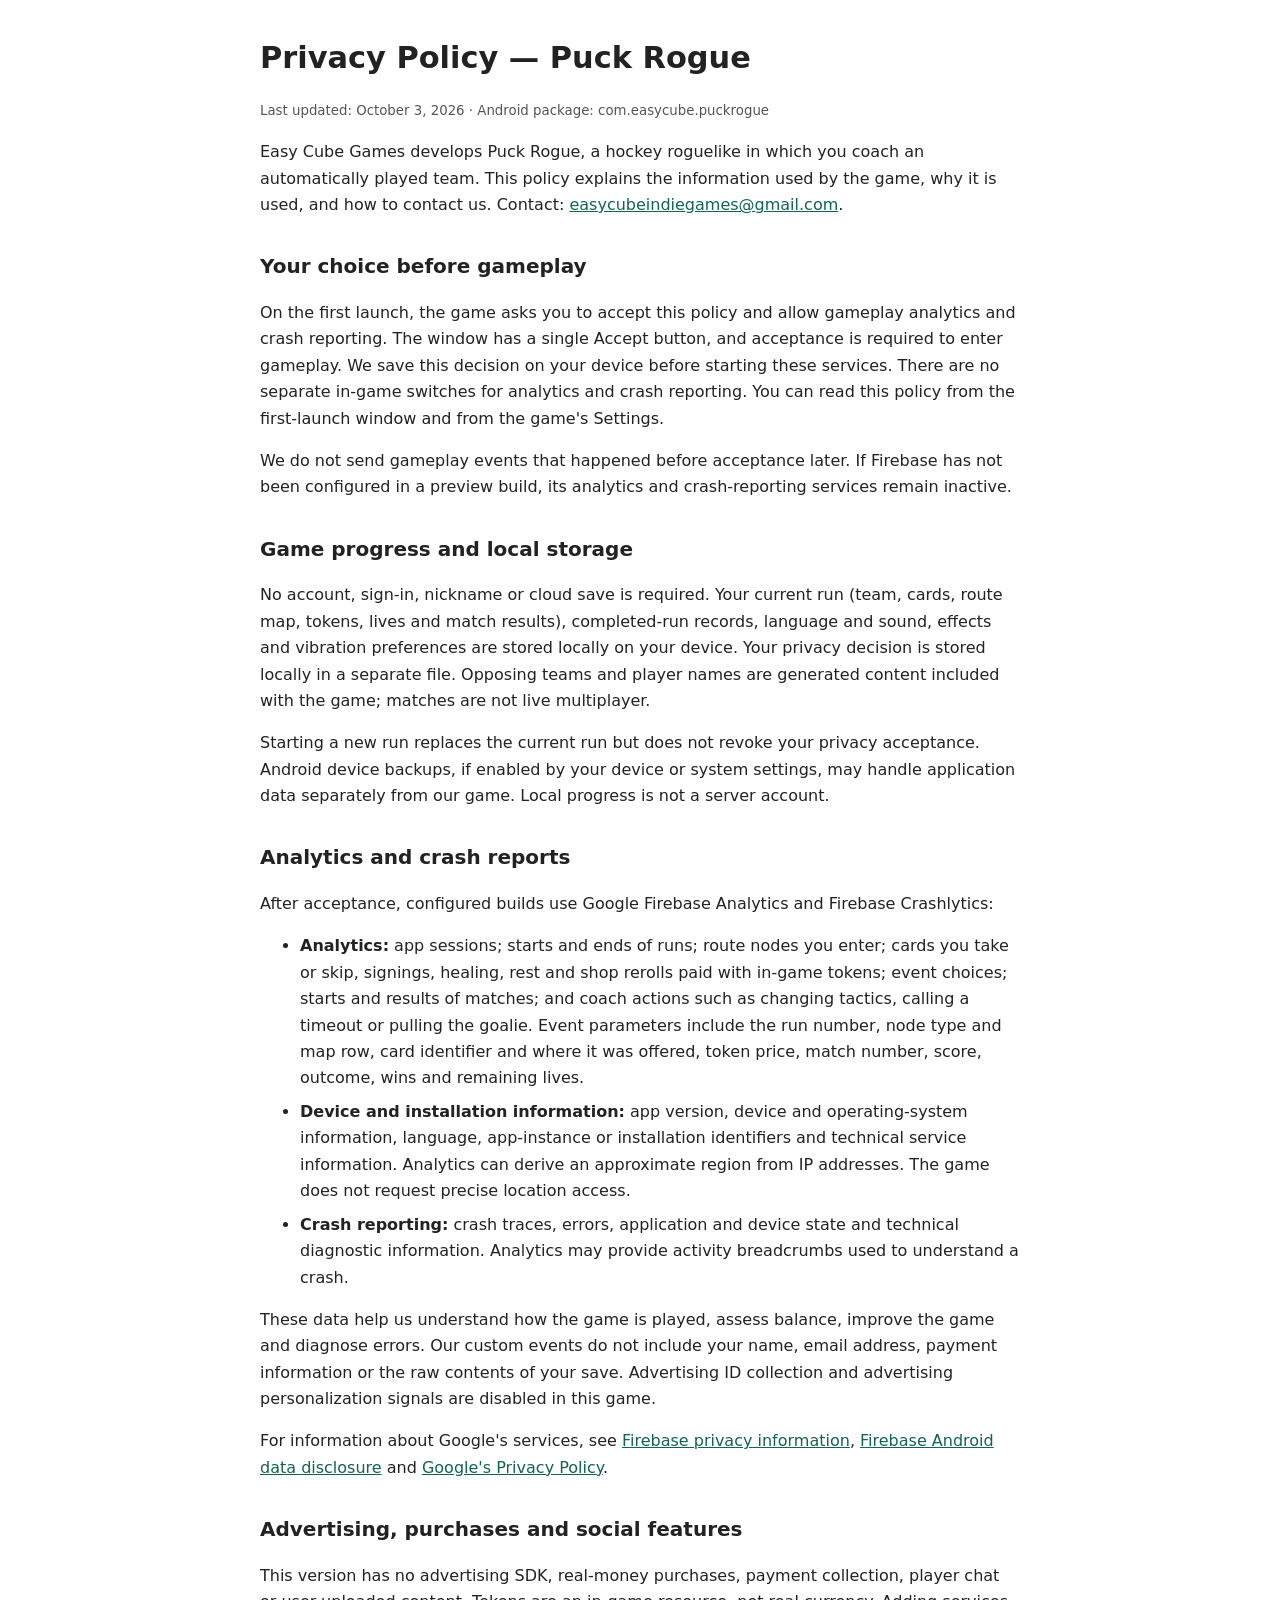
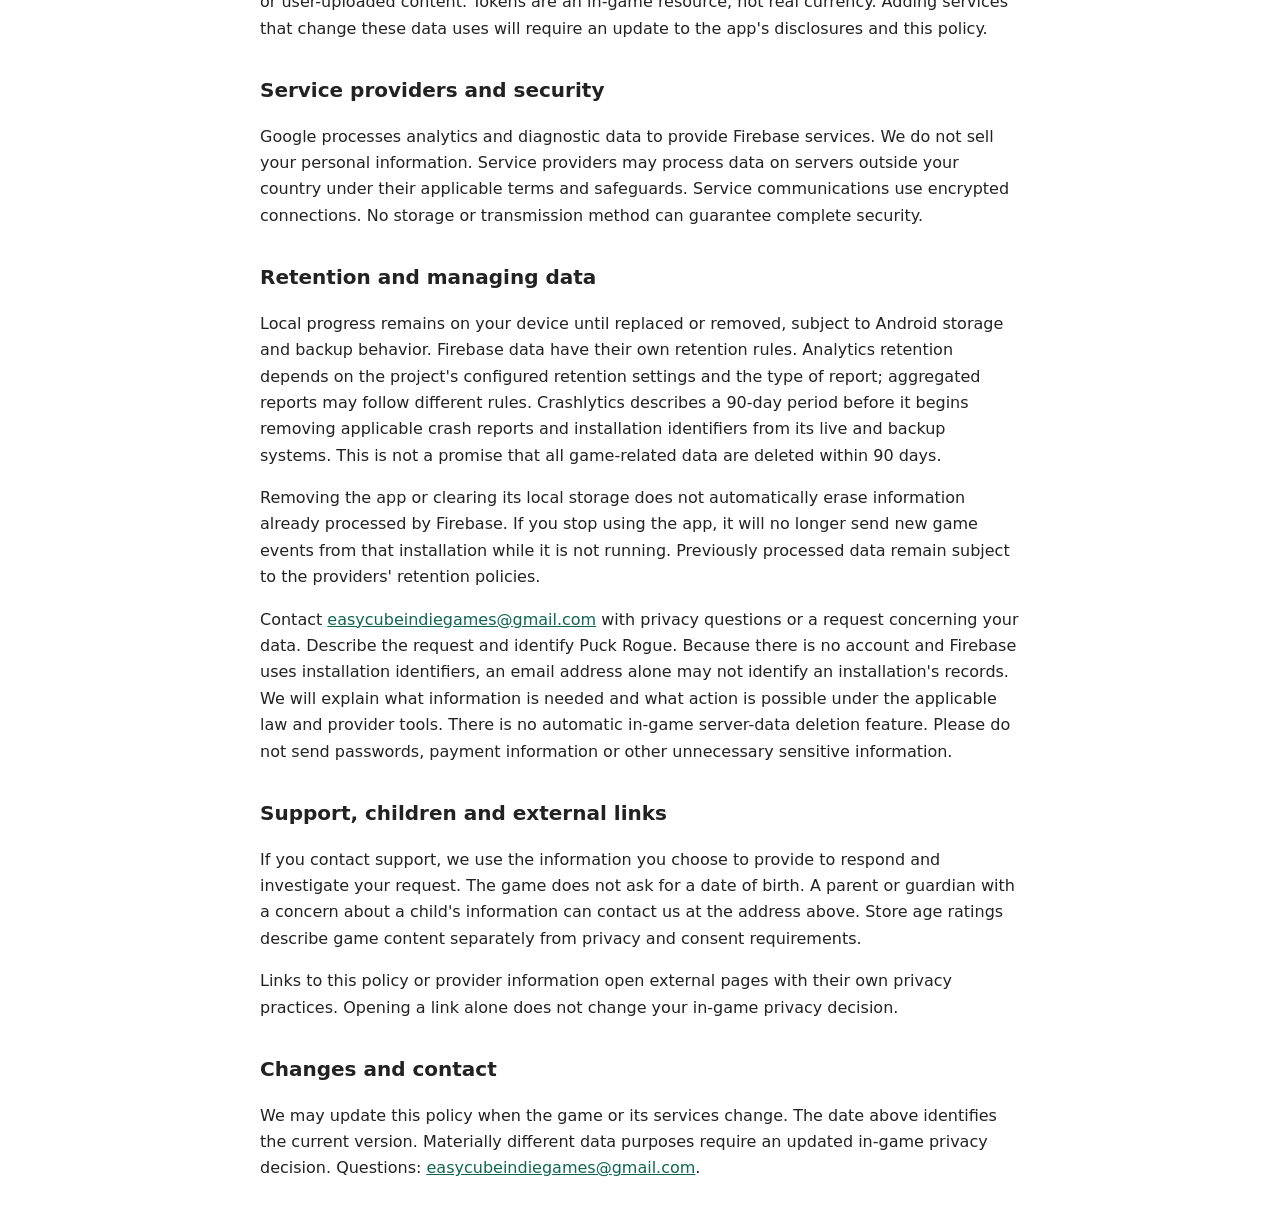
<file: policies/PrivacyPolicy_PuckRogue.html>
<!doctype html>
<html lang="en">
<head>
<meta charset="utf-8">
<meta name="viewport" content="width=device-width, initial-scale=1">
<title>Puck Rogue — Privacy Policy</title>
<style>
body{font-family:system-ui,-apple-system,Roboto,Arial,sans-serif;max-width:760px;margin:40px auto;padding:0 22px;line-height:1.65;color:#222;background:#fff}h1{font-size:1.9rem;line-height:1.2}h2{font-size:1.25rem;margin-top:2rem}a{color:#126452;overflow-wrap:anywhere}small{color:#555}li{margin:.45rem 0}
</style>
</head>
<body>
<h1>Privacy Policy — Puck Rogue</h1>
<p><small>Last updated: October 3, 2026 · Android package: com.easycube.puckrogue</small></p>
<p>Easy Cube Games develops Puck Rogue, a hockey roguelike in which you coach an automatically played team. This policy explains the information used by the game, why it is used, and how to contact us. Contact: <a href="mailto:easycubeindiegames@gmail.com">easycubeindiegames@gmail.com</a>.</p>
<h2>Your choice before gameplay</h2>
<p>On the first launch, the game asks you to accept this policy and allow gameplay analytics and crash reporting. The window has a single Accept button, and acceptance is required to enter gameplay. We save this decision on your device before starting these services. There are no separate in-game switches for analytics and crash reporting. You can read this policy from the first-launch window and from the game's Settings.</p>
<p>We do not send gameplay events that happened before acceptance later. If Firebase has not been configured in a preview build, its analytics and crash-reporting services remain inactive.</p>
<h2>Game progress and local storage</h2>
<p>No account, sign-in, nickname or cloud save is required. Your current run (team, cards, route map, tokens, lives and match results), completed-run records, language and sound, effects and vibration preferences are stored locally on your device. Your privacy decision is stored locally in a separate file. Opposing teams and player names are generated content included with the game; matches are not live multiplayer.</p>
<p>Starting a new run replaces the current run but does not revoke your privacy acceptance. Android device backups, if enabled by your device or system settings, may handle application data separately from our game. Local progress is not a server account.</p>
<h2>Analytics and crash reports</h2>
<p>After acceptance, configured builds use Google Firebase Analytics and Firebase Crashlytics:</p>
<ul>
<li><strong>Analytics:</strong> app sessions; starts and ends of runs; route nodes you enter; cards you take or skip, signings, healing, rest and shop rerolls paid with in-game tokens; event choices; starts and results of matches; and coach actions such as changing tactics, calling a timeout or pulling the goalie. Event parameters include the run number, node type and map row, card identifier and where it was offered, token price, match number, score, outcome, wins and remaining lives.</li>
<li><strong>Device and installation information:</strong> app version, device and operating-system information, language, app-instance or installation identifiers and technical service information. Analytics can derive an approximate region from IP addresses. The game does not request precise location access.</li>
<li><strong>Crash reporting:</strong> crash traces, errors, application and device state and technical diagnostic information. Analytics may provide activity breadcrumbs used to understand a crash.</li>
</ul>
<p>These data help us understand how the game is played, assess balance, improve the game and diagnose errors. Our custom events do not include your name, email address, payment information or the raw contents of your save. Advertising ID collection and advertising personalization signals are disabled in this game.</p>
<p>For information about Google's services, see <a href="https://firebase.google.com/support/privacy">Firebase privacy information</a>, <a href="https://firebase.google.com/docs/android/play-data-disclosure">Firebase Android data disclosure</a> and <a href="https://policies.google.com/privacy">Google's Privacy Policy</a>.</p>
<h2>Advertising, purchases and social features</h2>
<p>This version has no advertising SDK, real-money purchases, payment collection, player chat or user-uploaded content. Tokens are an in-game resource, not real currency. Adding services that change these data uses will require an update to the app's disclosures and this policy.</p>
<h2>Service providers and security</h2>
<p>Google processes analytics and diagnostic data to provide Firebase services. We do not sell your personal information. Service providers may process data on servers outside your country under their applicable terms and safeguards. Service communications use encrypted connections. No storage or transmission method can guarantee complete security.</p>
<h2>Retention and managing data</h2>
<p>Local progress remains on your device until replaced or removed, subject to Android storage and backup behavior. Firebase data have their own retention rules. Analytics retention depends on the project's configured retention settings and the type of report; aggregated reports may follow different rules. Crashlytics describes a 90-day period before it begins removing applicable crash reports and installation identifiers from its live and backup systems. This is not a promise that all game-related data are deleted within 90 days.</p>
<p>Removing the app or clearing its local storage does not automatically erase information already processed by Firebase. If you stop using the app, it will no longer send new game events from that installation while it is not running. Previously processed data remain subject to the providers' retention policies.</p>
<p>Contact <a href="mailto:easycubeindiegames@gmail.com">easycubeindiegames@gmail.com</a> with privacy questions or a request concerning your data. Describe the request and identify Puck Rogue. Because there is no account and Firebase uses installation identifiers, an email address alone may not identify an installation's records. We will explain what information is needed and what action is possible under the applicable law and provider tools. There is no automatic in-game server-data deletion feature. Please do not send passwords, payment information or other unnecessary sensitive information.</p>
<h2>Support, children and external links</h2>
<p>If you contact support, we use the information you choose to provide to respond and investigate your request. The game does not ask for a date of birth. A parent or guardian with a concern about a child's information can contact us at the address above. Store age ratings describe game content separately from privacy and consent requirements.</p>
<p>Links to this policy or provider information open external pages with their own privacy practices. Opening a link alone does not change your in-game privacy decision.</p>
<h2>Changes and contact</h2>
<p>We may update this policy when the game or its services change. The date above identifies the current version. Materially different data purposes require an updated in-game privacy decision. Questions: <a href="mailto:easycubeindiegames@gmail.com">easycubeindiegames@gmail.com</a>.</p>
</body>
</html>
</file>
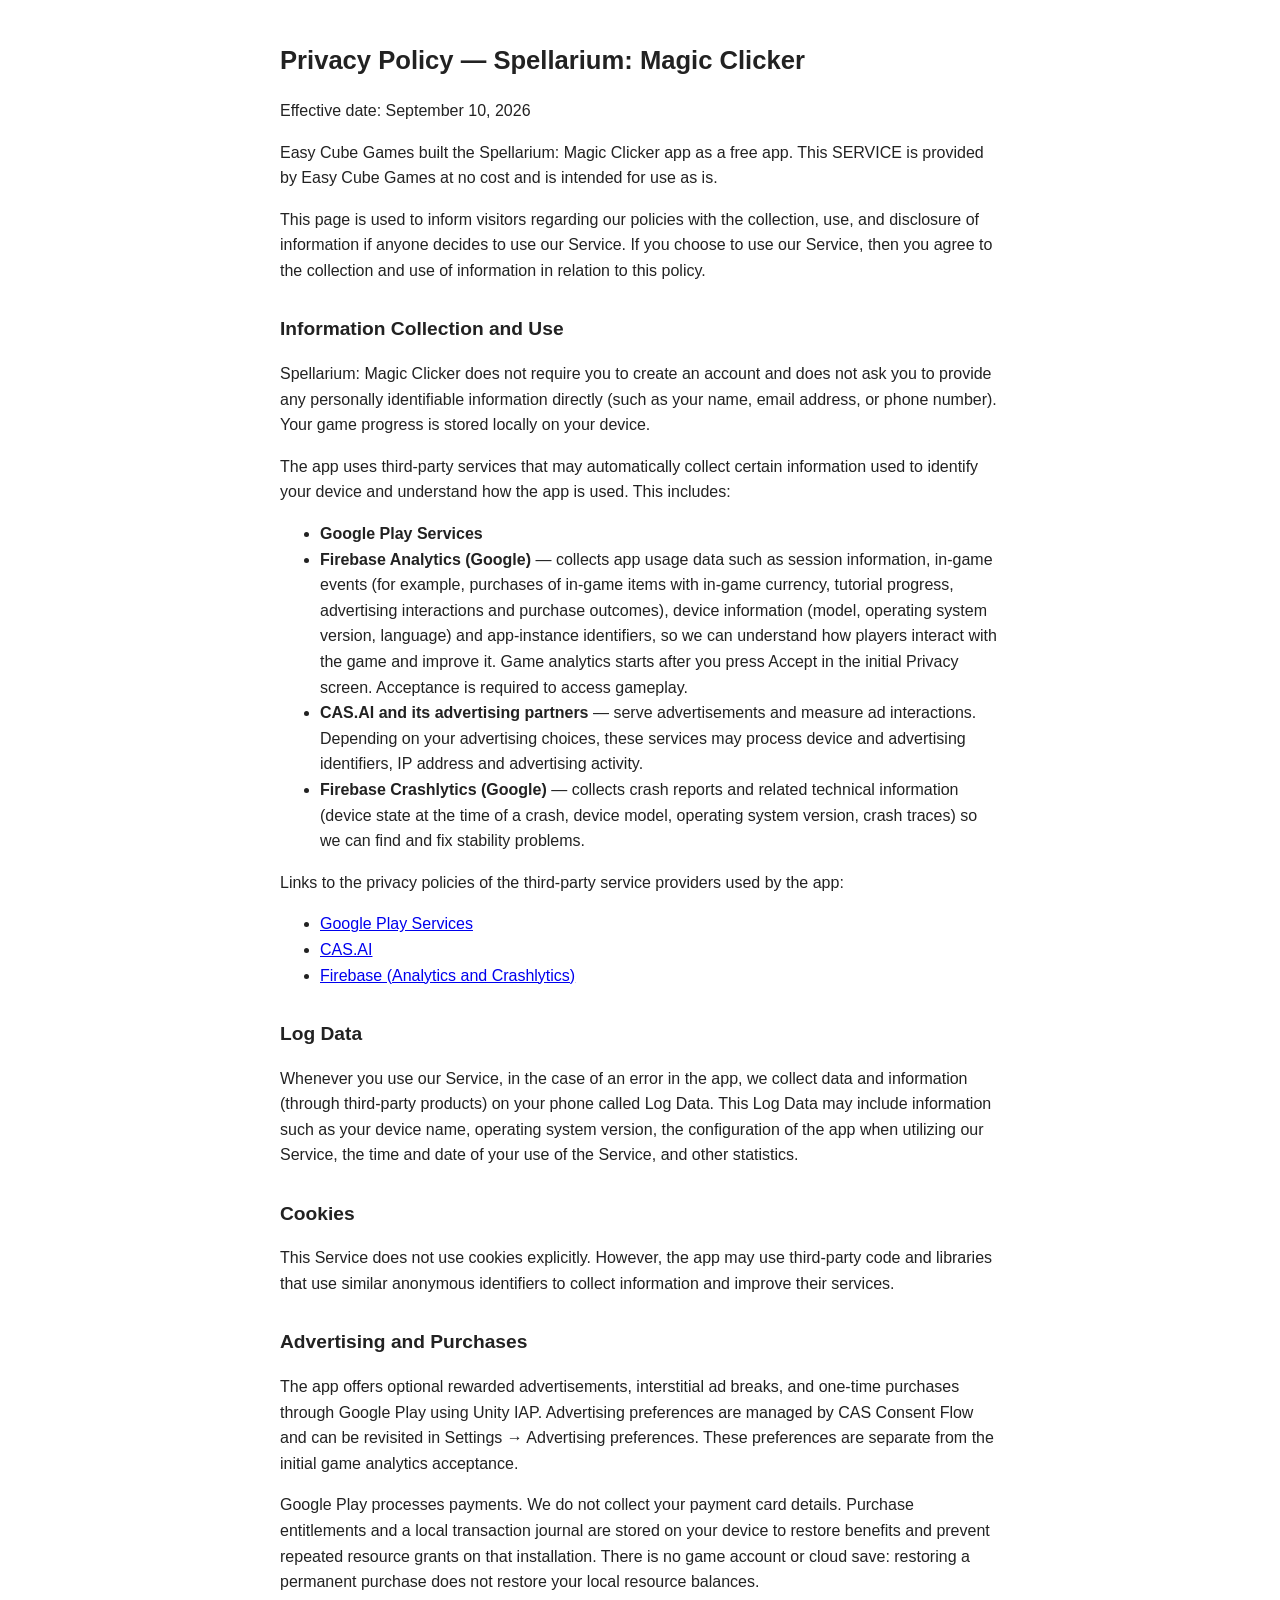
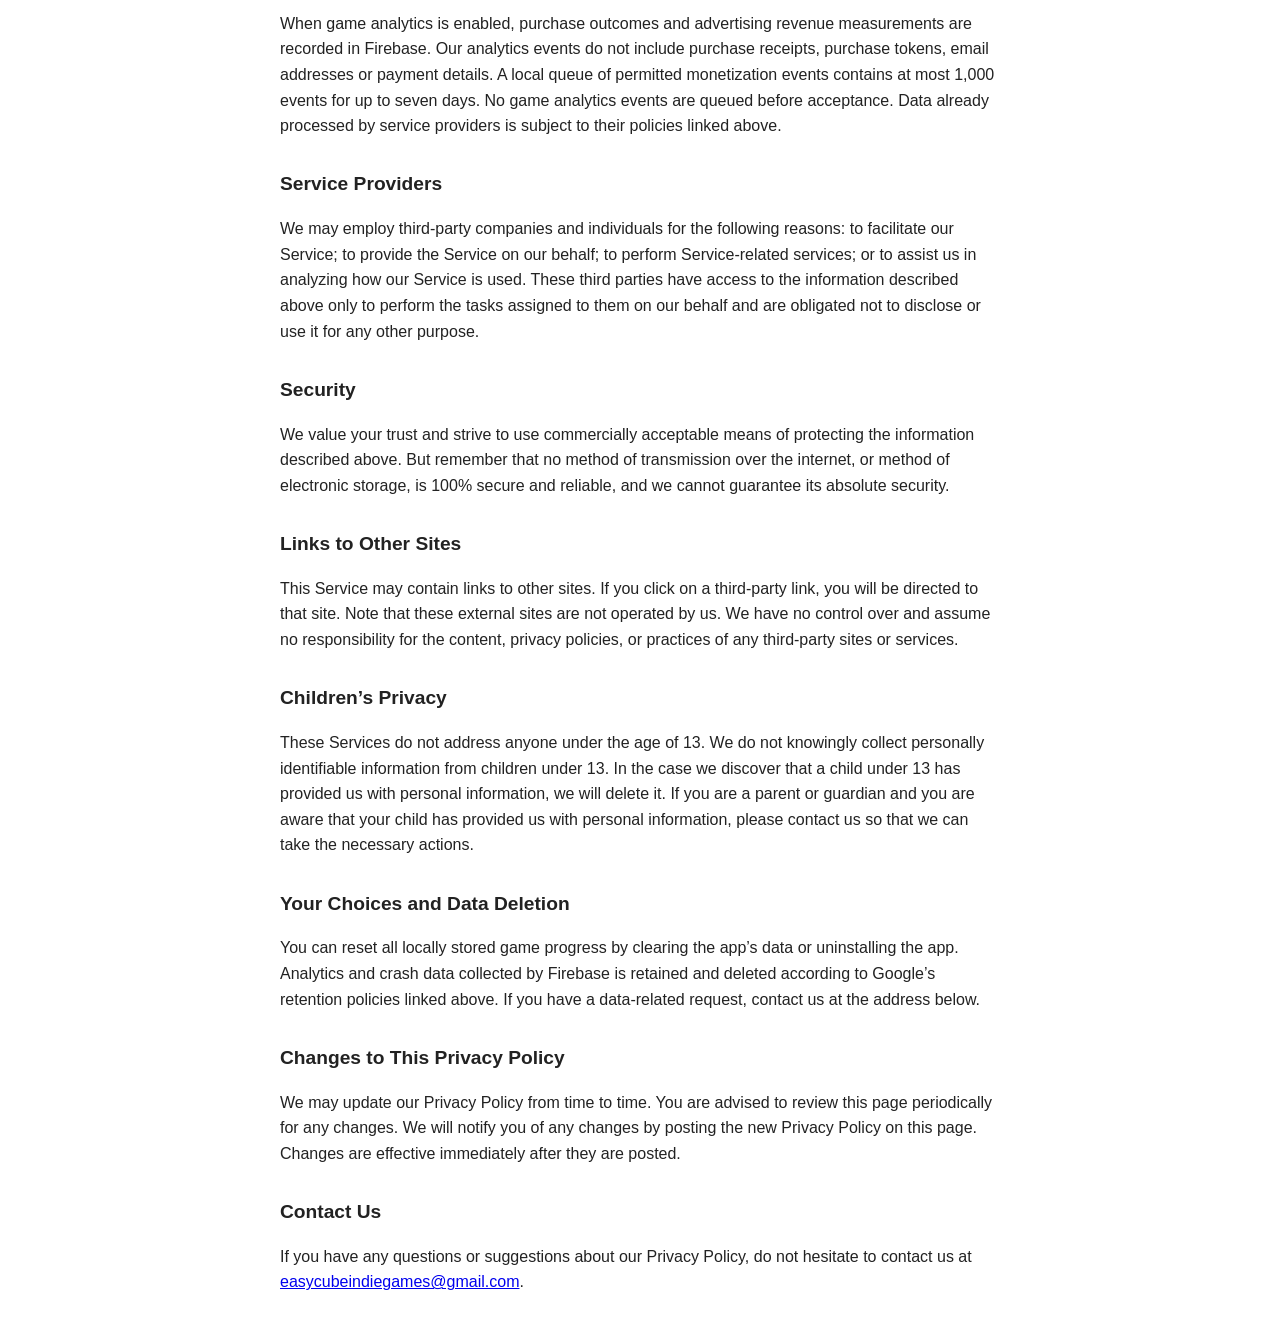
<file: policies/PrivacyPolicy_Spellarium.html>
<!DOCTYPE html>
<html lang="en">
<head>
<meta charset="utf-8">
<meta name="viewport" content="width=device-width, initial-scale=1">
<title>Spellarium: Magic Clicker — Privacy Policy</title>
<style>
  body { font-family: -apple-system, Roboto, Arial, sans-serif; max-width: 720px;
         margin: 40px auto; padding: 0 20px; line-height: 1.6; color: #222; }
  h1 { font-size: 1.6em; } h2 { font-size: 1.2em; margin-top: 1.6em; }
</style>
</head>
<body>
<h1>Privacy Policy — Spellarium: Magic Clicker</h1>
<p>Effective date: September 10, 2026</p>

<p>Easy Cube Games built the Spellarium: Magic Clicker app as a free app. This SERVICE is
provided by Easy Cube Games at no cost and is intended for use as is.</p>

<p>This page is used to inform visitors regarding our policies with the collection, use, and
disclosure of information if anyone decides to use our Service. If you choose to use our
Service, then you agree to the collection and use of information in relation to this policy.</p>

<h2>Information Collection and Use</h2>
<p>Spellarium: Magic Clicker does not require you to create an account and does not ask you to provide any
personally identifiable information directly (such as your name, email address, or phone
number). Your game progress is stored locally on your device.</p>

<p>The app uses third-party services that may automatically collect certain information used
to identify your device and understand how the app is used. This includes:</p>
<ul>
  <li><strong>Google Play Services</strong></li>
  <li><strong>Firebase Analytics (Google)</strong> — collects app usage data such as session
  information, in-game events (for example, purchases of in-game items with in-game currency,
  tutorial progress, advertising interactions and purchase outcomes), device information (model, operating system version, language) and
  app-instance identifiers, so we can understand how players interact with the game and
  improve it. Game analytics starts after you press Accept in the initial Privacy screen. Acceptance is required to access gameplay.</li>
  <li><strong>CAS.AI and its advertising partners</strong> — serve advertisements and measure ad interactions. Depending on your advertising choices, these services may process device and advertising identifiers, IP address and advertising activity.</li>
  <li><strong>Firebase Crashlytics (Google)</strong> — collects crash reports and related
  technical information (device state at the time of a crash, device model, operating system
  version, crash traces) so we can find and fix stability problems.</li>
</ul>
<p>Links to the privacy policies of the third-party service providers used by the app:</p>
<ul>
  <li><a href="https://policies.google.com/privacy">Google Play Services</a></li>
  <li><a href="https://cas.ai/privacy-policy/">CAS.AI</a></li>
  <li><a href="https://firebase.google.com/support/privacy">Firebase (Analytics and Crashlytics)</a></li>
</ul>

<h2>Log Data</h2>
<p>Whenever you use our Service, in the case of an error in the app, we collect data and
information (through third-party products) on your phone called Log Data. This Log Data may
include information such as your device name, operating system version, the configuration of
the app when utilizing our Service, the time and date of your use of the Service, and other
statistics.</p>

<h2>Cookies</h2>
<p>This Service does not use cookies explicitly. However, the app may use third-party code
and libraries that use similar anonymous identifiers to collect information and improve their
services.</p>

<h2>Advertising and Purchases</h2>
<p>The app offers optional rewarded advertisements, interstitial ad breaks, and
one-time purchases through Google Play using Unity IAP. Advertising preferences are managed by
CAS Consent Flow and can be revisited in Settings → Advertising preferences. These preferences are separate
from the initial game analytics acceptance.</p>
<p>Google Play processes payments. We do not collect your payment card details. Purchase
entitlements and a local transaction journal are stored on your device to restore benefits
and prevent repeated resource grants on that installation. There is no game account or cloud
save: restoring a permanent purchase does not restore your local resource balances.</p>
<p>When game analytics is enabled, purchase outcomes and advertising revenue measurements are
recorded in Firebase. Our analytics events do not include purchase receipts, purchase tokens,
email addresses or payment details. A local queue of permitted monetization events contains
at most 1,000 events for up to seven days. No game analytics events are queued before acceptance.
Data already processed by service providers is subject to their policies linked above.</p>

<h2>Service Providers</h2>
<p>We may employ third-party companies and individuals for the following reasons: to
facilitate our Service; to provide the Service on our behalf; to perform Service-related
services; or to assist us in analyzing how our Service is used. These third parties have
access to the information described above only to perform the tasks assigned to them on our
behalf and are obligated not to disclose or use it for any other purpose.</p>

<h2>Security</h2>
<p>We value your trust and strive to use commercially acceptable means of protecting the
information described above. But remember that no method of transmission over the internet,
or method of electronic storage, is 100% secure and reliable, and we cannot guarantee its
absolute security.</p>

<h2>Links to Other Sites</h2>
<p>This Service may contain links to other sites. If you click on a third-party link, you
will be directed to that site. Note that these external sites are not operated by us. We have
no control over and assume no responsibility for the content, privacy policies, or practices
of any third-party sites or services.</p>

<h2>Children’s Privacy</h2>
<p>These Services do not address anyone under the age of 13. We do not knowingly collect
personally identifiable information from children under 13. In the case we discover that a
child under 13 has provided us with personal information, we will delete it. If you are a
parent or guardian and you are aware that your child has provided us with personal
information, please contact us so that we can take the necessary actions.</p>

<h2>Your Choices and Data Deletion</h2>
<p>You can reset all locally stored game progress by clearing the app’s data or uninstalling
the app. Analytics and crash data collected by Firebase is retained and deleted according to
Google’s retention policies linked above. If you have a data-related request, contact us at
the address below.</p>

<h2>Changes to This Privacy Policy</h2>
<p>We may update our Privacy Policy from time to time. You are advised to review this page
periodically for any changes. We will notify you of any changes by posting the new Privacy
Policy on this page. Changes are effective immediately after they are posted.</p>

<h2>Contact Us</h2>
<p>If you have any questions or suggestions about our Privacy Policy, do not hesitate to
contact us at <a href="mailto:easycubeindiegames@gmail.com">easycubeindiegames@gmail.com</a>.</p>
</body>
</html>
</file>
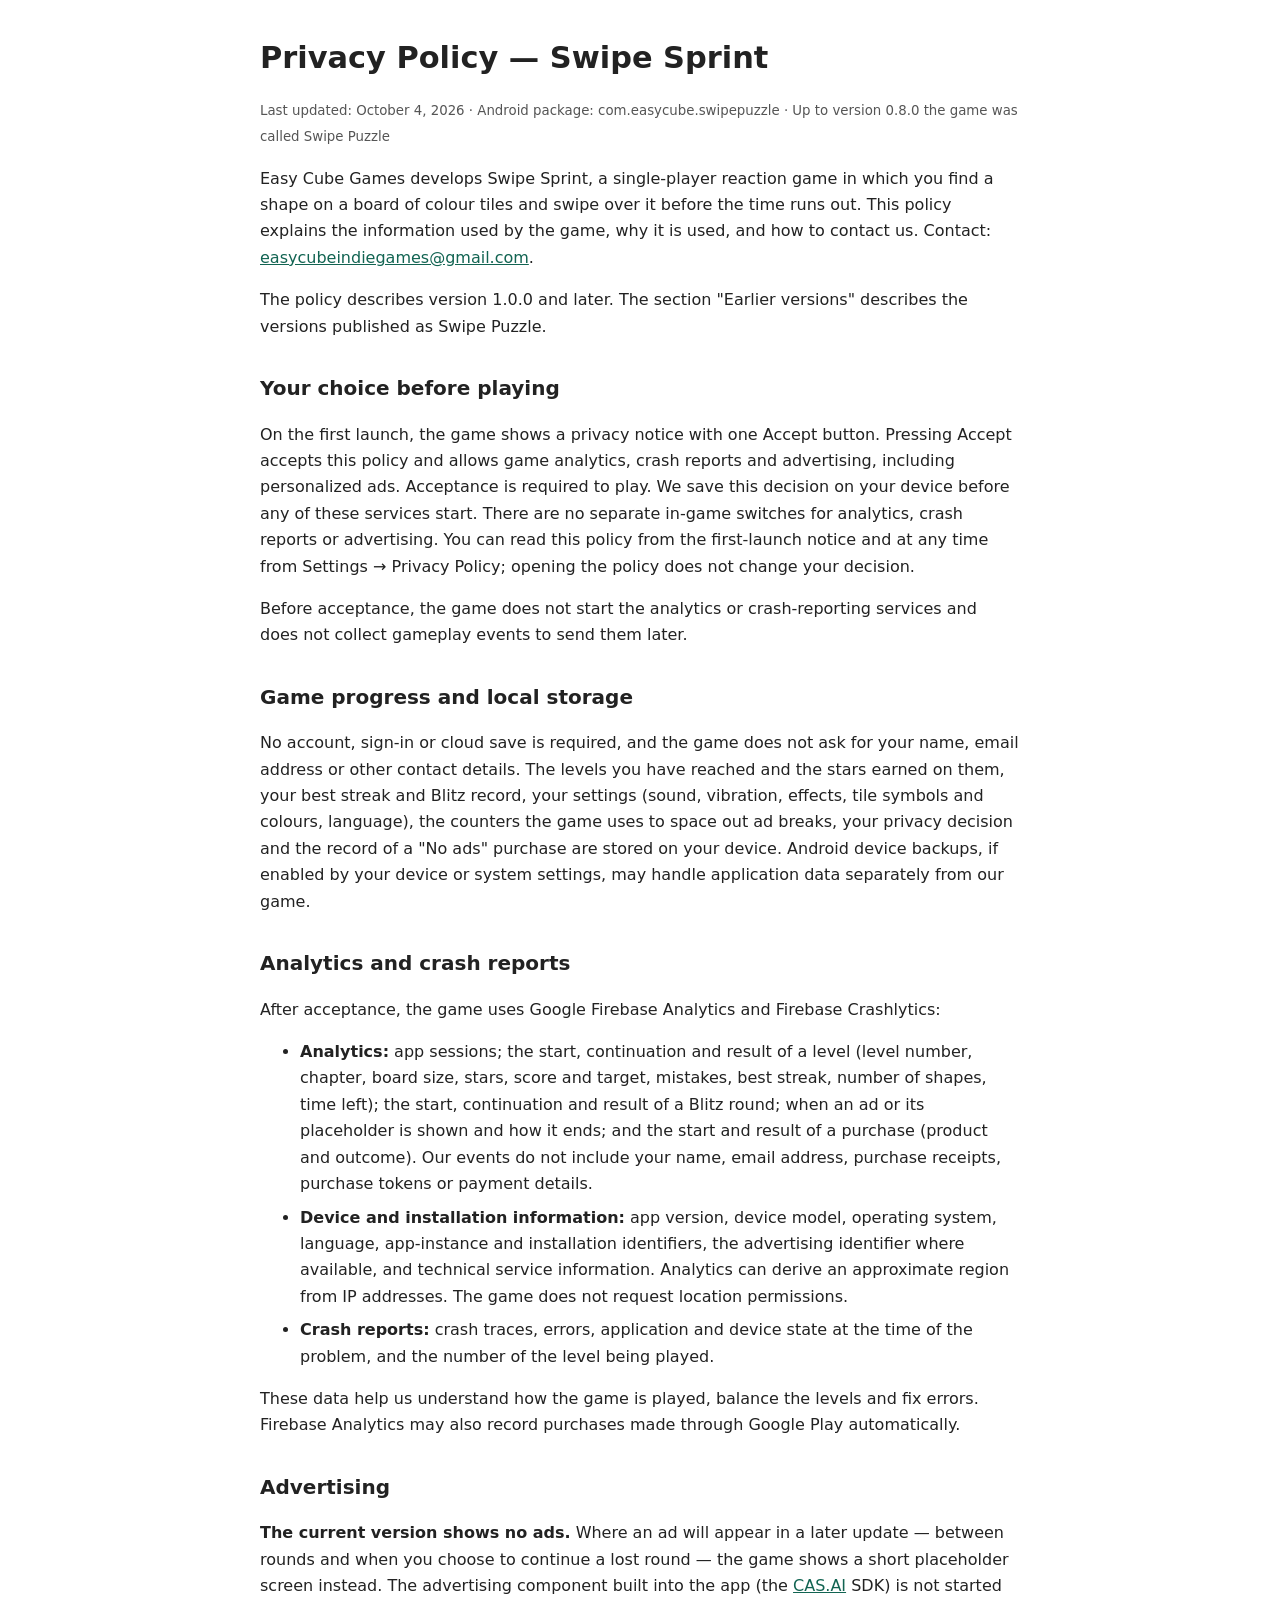
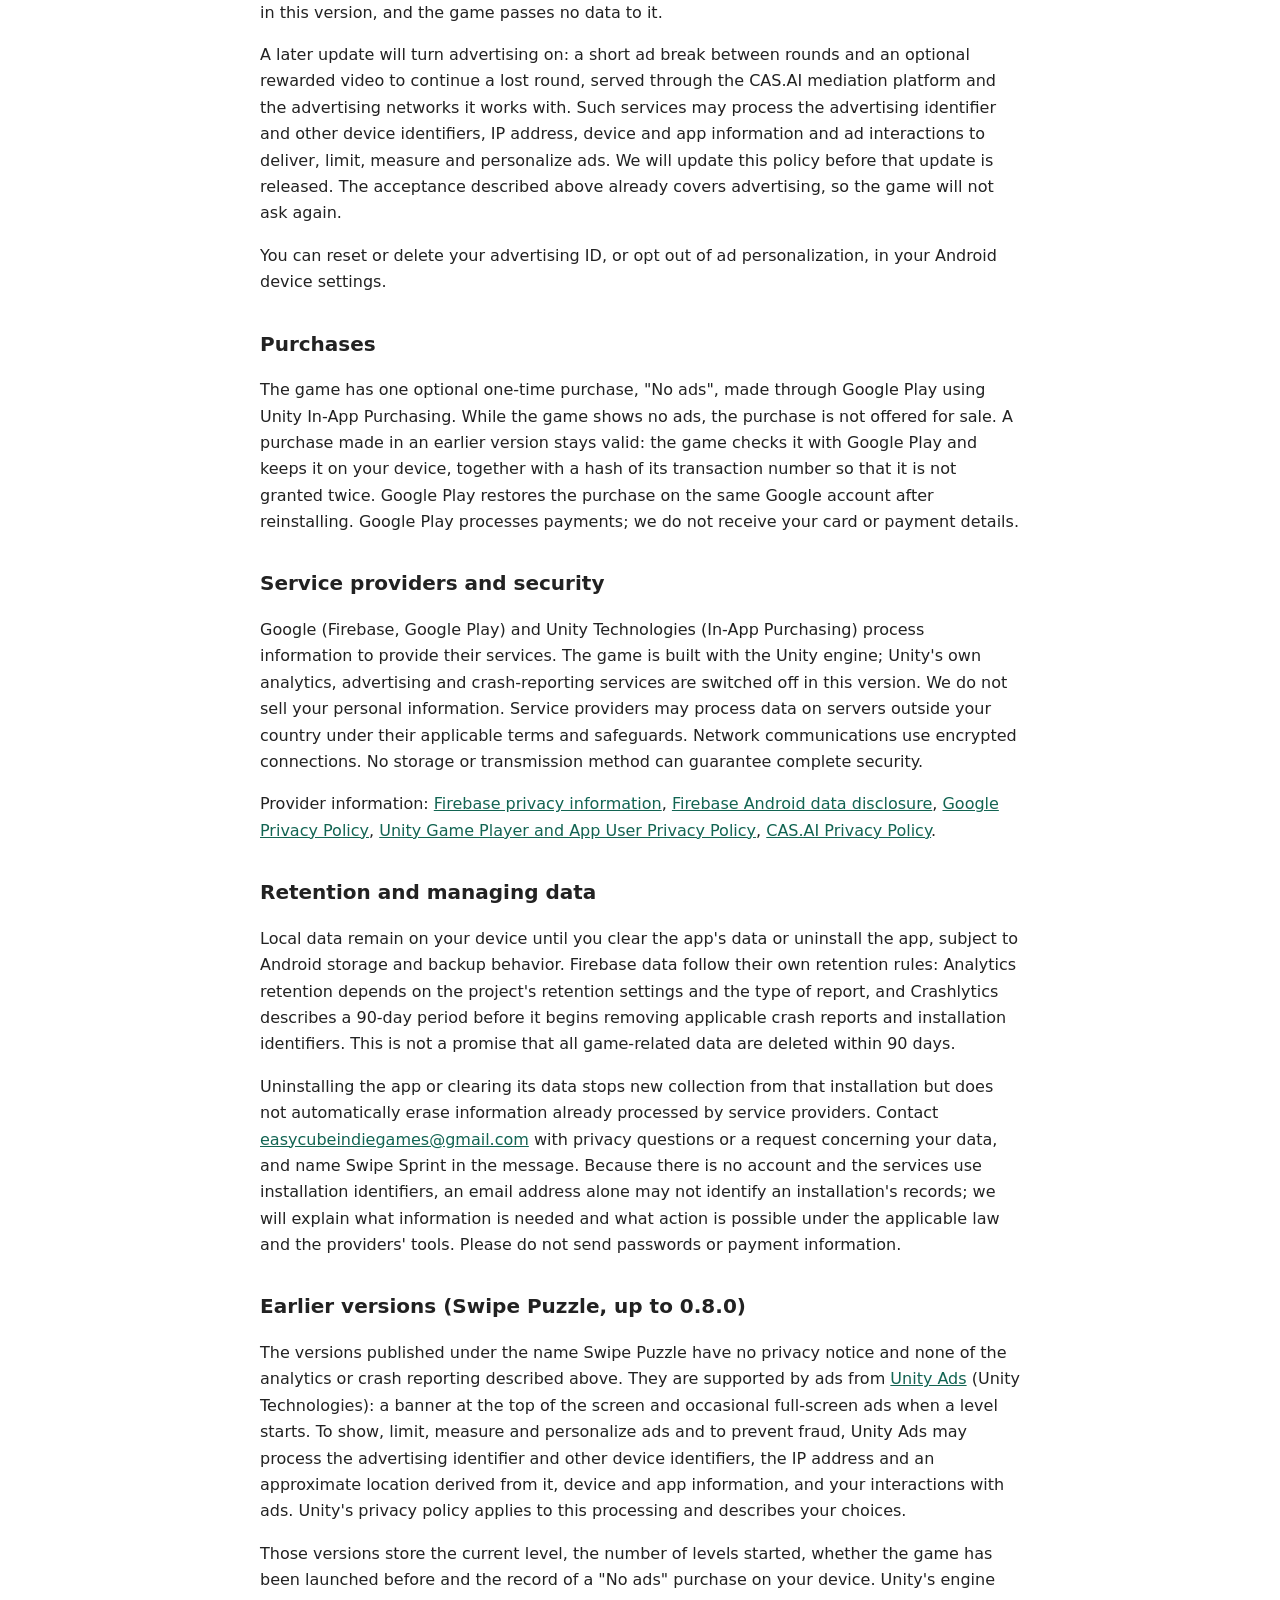
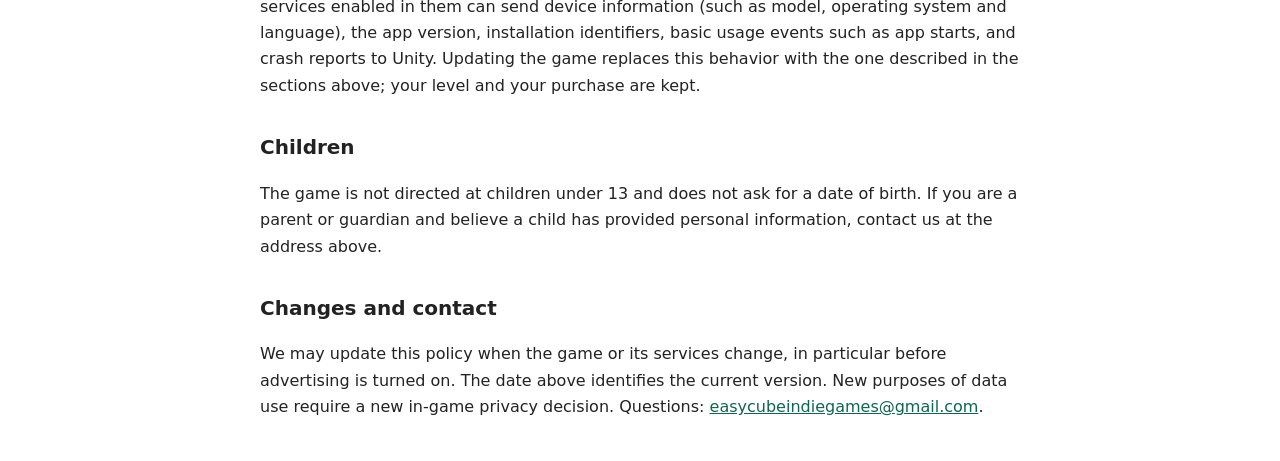
<file: policies/PrivacyPolicy_SwipePuzzle.html>
<!doctype html>
<html lang="en">
<head>
<meta charset="utf-8">
<meta name="viewport" content="width=device-width, initial-scale=1">
<title>Swipe Sprint — Privacy Policy</title>
<style>
body{font-family:system-ui,-apple-system,Roboto,Arial,sans-serif;max-width:760px;margin:40px auto;padding:0 22px;line-height:1.65;color:#222;background:#fff}h1{font-size:1.9rem;line-height:1.2}h2{font-size:1.25rem;margin-top:2rem}a{color:#126452;overflow-wrap:anywhere}small{color:#555}li{margin:.45rem 0}
</style>
</head>
<body>
<h1>Privacy Policy — Swipe Sprint</h1>
<p><small>Last updated: October 4, 2026 · Android package: com.easycube.swipepuzzle · Up to version 0.8.0 the game was called Swipe Puzzle</small></p>
<p>Easy Cube Games develops Swipe Sprint, a single-player reaction game in which you find a shape on a board of colour tiles and swipe over it before the time runs out. This policy explains the information used by the game, why it is used, and how to contact us. Contact: <a href="mailto:easycubeindiegames@gmail.com">easycubeindiegames@gmail.com</a>.</p>
<p>The policy describes version 1.0.0 and later. The section "Earlier versions" describes the versions published as Swipe Puzzle.</p>

<h2>Your choice before playing</h2>
<p>On the first launch, the game shows a privacy notice with one Accept button. Pressing Accept accepts this policy and allows game analytics, crash reports and advertising, including personalized ads. Acceptance is required to play. We save this decision on your device before any of these services start. There are no separate in-game switches for analytics, crash reports or advertising. You can read this policy from the first-launch notice and at any time from Settings → Privacy Policy; opening the policy does not change your decision.</p>
<p>Before acceptance, the game does not start the analytics or crash-reporting services and does not collect gameplay events to send them later.</p>

<h2>Game progress and local storage</h2>
<p>No account, sign-in or cloud save is required, and the game does not ask for your name, email address or other contact details. The levels you have reached and the stars earned on them, your best streak and Blitz record, your settings (sound, vibration, effects, tile symbols and colours, language), the counters the game uses to space out ad breaks, your privacy decision and the record of a "No ads" purchase are stored on your device. Android device backups, if enabled by your device or system settings, may handle application data separately from our game.</p>

<h2>Analytics and crash reports</h2>
<p>After acceptance, the game uses Google Firebase Analytics and Firebase Crashlytics:</p>
<ul>
<li><strong>Analytics:</strong> app sessions; the start, continuation and result of a level (level number, chapter, board size, stars, score and target, mistakes, best streak, number of shapes, time left); the start, continuation and result of a Blitz round; when an ad or its placeholder is shown and how it ends; and the start and result of a purchase (product and outcome). Our events do not include your name, email address, purchase receipts, purchase tokens or payment details.</li>
<li><strong>Device and installation information:</strong> app version, device model, operating system, language, app-instance and installation identifiers, the advertising identifier where available, and technical service information. Analytics can derive an approximate region from IP addresses. The game does not request location permissions.</li>
<li><strong>Crash reports:</strong> crash traces, errors, application and device state at the time of the problem, and the number of the level being played.</li>
</ul>
<p>These data help us understand how the game is played, balance the levels and fix errors. Firebase Analytics may also record purchases made through Google Play automatically.</p>

<h2>Advertising</h2>
<p><strong>The current version shows no ads.</strong> Where an ad will appear in a later update — between rounds and when you choose to continue a lost round — the game shows a short placeholder screen instead. The advertising component built into the app (the <a href="https://cas.ai/privacy-policy/">CAS.AI</a> SDK) is not started in this version, and the game passes no data to it.</p>
<p>A later update will turn advertising on: a short ad break between rounds and an optional rewarded video to continue a lost round, served through the CAS.AI mediation platform and the advertising networks it works with. Such services may process the advertising identifier and other device identifiers, IP address, device and app information and ad interactions to deliver, limit, measure and personalize ads. We will update this policy before that update is released. The acceptance described above already covers advertising, so the game will not ask again.</p>
<p>You can reset or delete your advertising ID, or opt out of ad personalization, in your Android device settings.</p>

<h2>Purchases</h2>
<p>The game has one optional one-time purchase, "No ads", made through Google Play using Unity In-App Purchasing. While the game shows no ads, the purchase is not offered for sale. A purchase made in an earlier version stays valid: the game checks it with Google Play and keeps it on your device, together with a hash of its transaction number so that it is not granted twice. Google Play restores the purchase on the same Google account after reinstalling. Google Play processes payments; we do not receive your card or payment details.</p>

<h2>Service providers and security</h2>
<p>Google (Firebase, Google Play) and Unity Technologies (In-App Purchasing) process information to provide their services. The game is built with the Unity engine; Unity's own analytics, advertising and crash-reporting services are switched off in this version. We do not sell your personal information. Service providers may process data on servers outside your country under their applicable terms and safeguards. Network communications use encrypted connections. No storage or transmission method can guarantee complete security.</p>
<p>Provider information: <a href="https://firebase.google.com/support/privacy">Firebase privacy information</a>, <a href="https://firebase.google.com/docs/android/play-data-disclosure">Firebase Android data disclosure</a>, <a href="https://policies.google.com/privacy">Google Privacy Policy</a>, <a href="https://unity.com/legal/game-player-and-app-user-privacy-policy">Unity Game Player and App User Privacy Policy</a>, <a href="https://cas.ai/privacy-policy/">CAS.AI Privacy Policy</a>.</p>

<h2>Retention and managing data</h2>
<p>Local data remain on your device until you clear the app's data or uninstall the app, subject to Android storage and backup behavior. Firebase data follow their own retention rules: Analytics retention depends on the project's retention settings and the type of report, and Crashlytics describes a 90-day period before it begins removing applicable crash reports and installation identifiers. This is not a promise that all game-related data are deleted within 90 days.</p>
<p>Uninstalling the app or clearing its data stops new collection from that installation but does not automatically erase information already processed by service providers. Contact <a href="mailto:easycubeindiegames@gmail.com">easycubeindiegames@gmail.com</a> with privacy questions or a request concerning your data, and name Swipe Sprint in the message. Because there is no account and the services use installation identifiers, an email address alone may not identify an installation's records; we will explain what information is needed and what action is possible under the applicable law and the providers' tools. Please do not send passwords or payment information.</p>

<h2>Earlier versions (Swipe Puzzle, up to 0.8.0)</h2>
<p>The versions published under the name Swipe Puzzle have no privacy notice and none of the analytics or crash reporting described above. They are supported by ads from <a href="https://unity.com/legal/game-player-and-app-user-privacy-policy">Unity Ads</a> (Unity Technologies): a banner at the top of the screen and occasional full-screen ads when a level starts. To show, limit, measure and personalize ads and to prevent fraud, Unity Ads may process the advertising identifier and other device identifiers, the IP address and an approximate location derived from it, device and app information, and your interactions with ads. Unity's privacy policy applies to this processing and describes your choices.</p>
<p>Those versions store the current level, the number of levels started, whether the game has been launched before and the record of a "No ads" purchase on your device. Unity's engine services enabled in them can send device information (such as model, operating system and language), the app version, installation identifiers, basic usage events such as app starts, and crash reports to Unity. Updating the game replaces this behavior with the one described in the sections above; your level and your purchase are kept.</p>

<h2>Children</h2>
<p>The game is not directed at children under 13 and does not ask for a date of birth. If you are a parent or guardian and believe a child has provided personal information, contact us at the address above.</p>

<h2>Changes and contact</h2>
<p>We may update this policy when the game or its services change, in particular before advertising is turned on. The date above identifies the current version. New purposes of data use require a new in-game privacy decision. Questions: <a href="mailto:easycubeindiegames@gmail.com">easycubeindiegames@gmail.com</a>.</p>
</body>
</html>
</file>
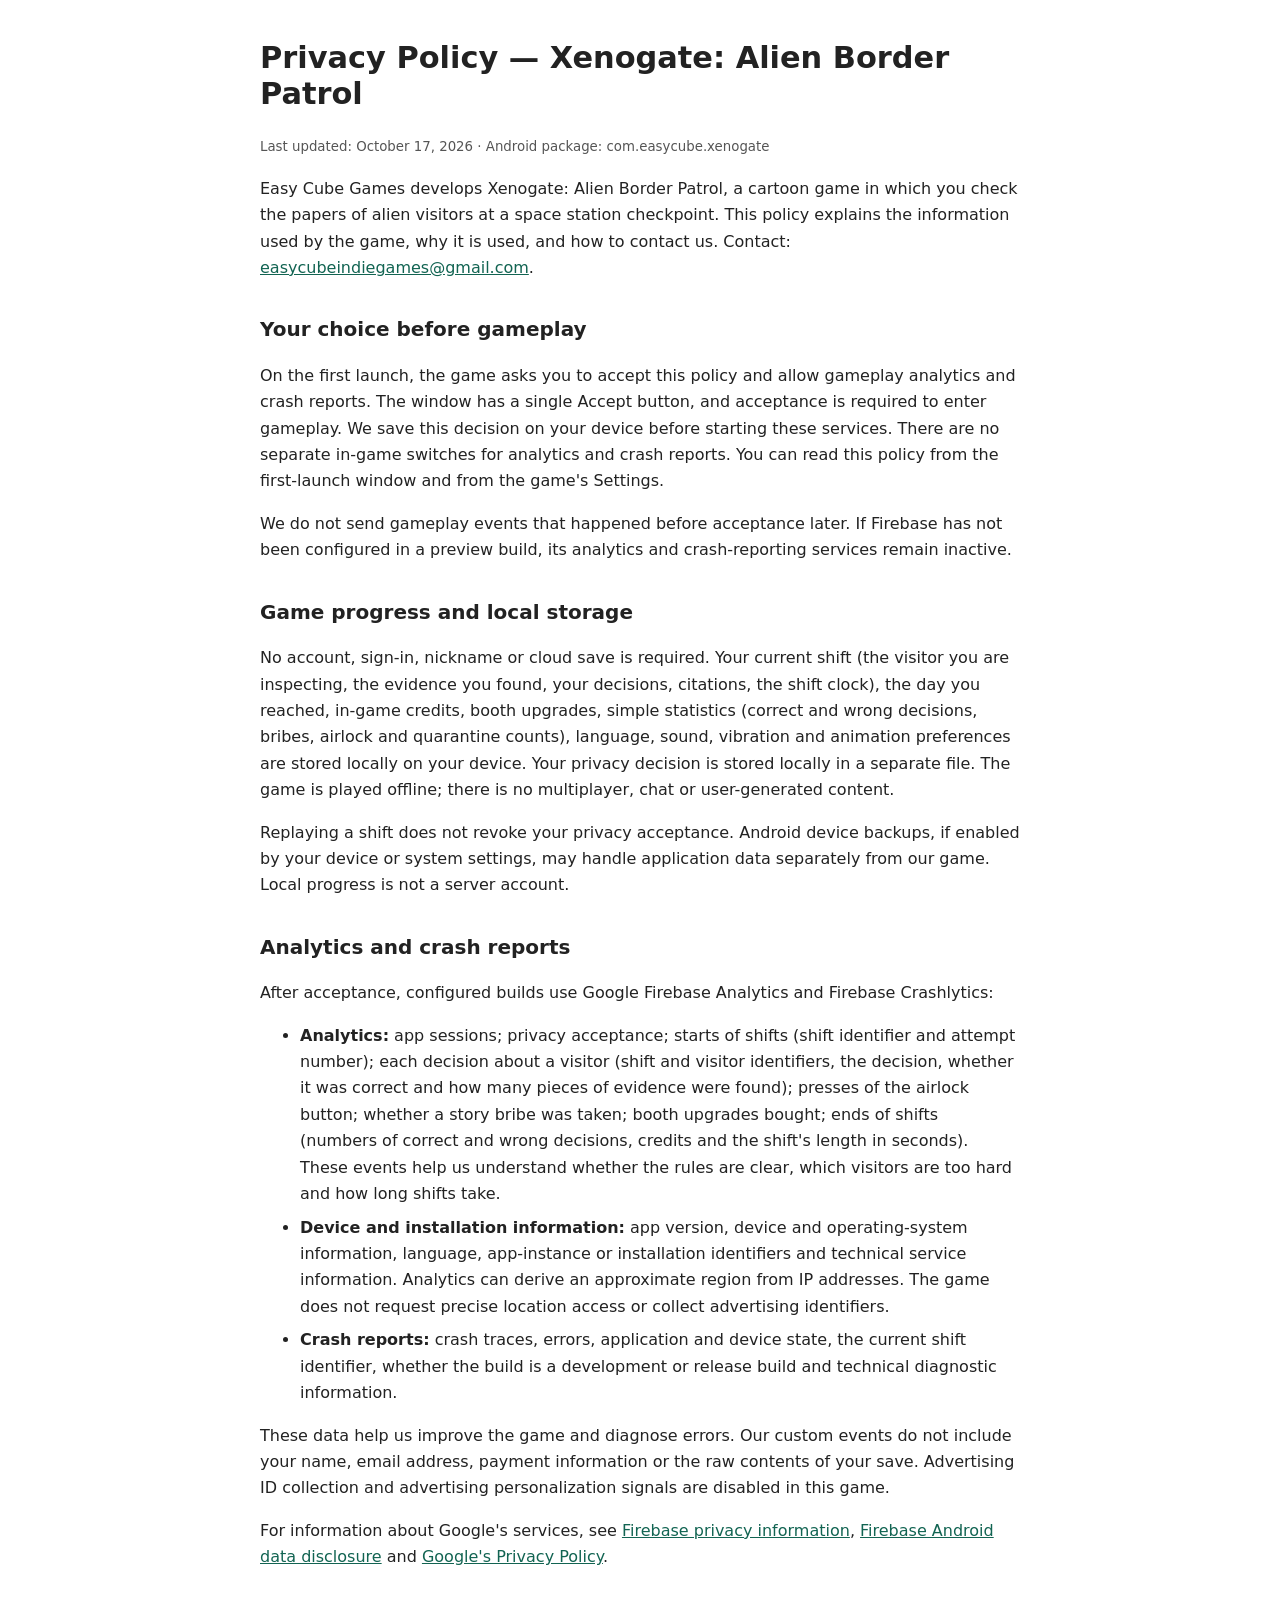
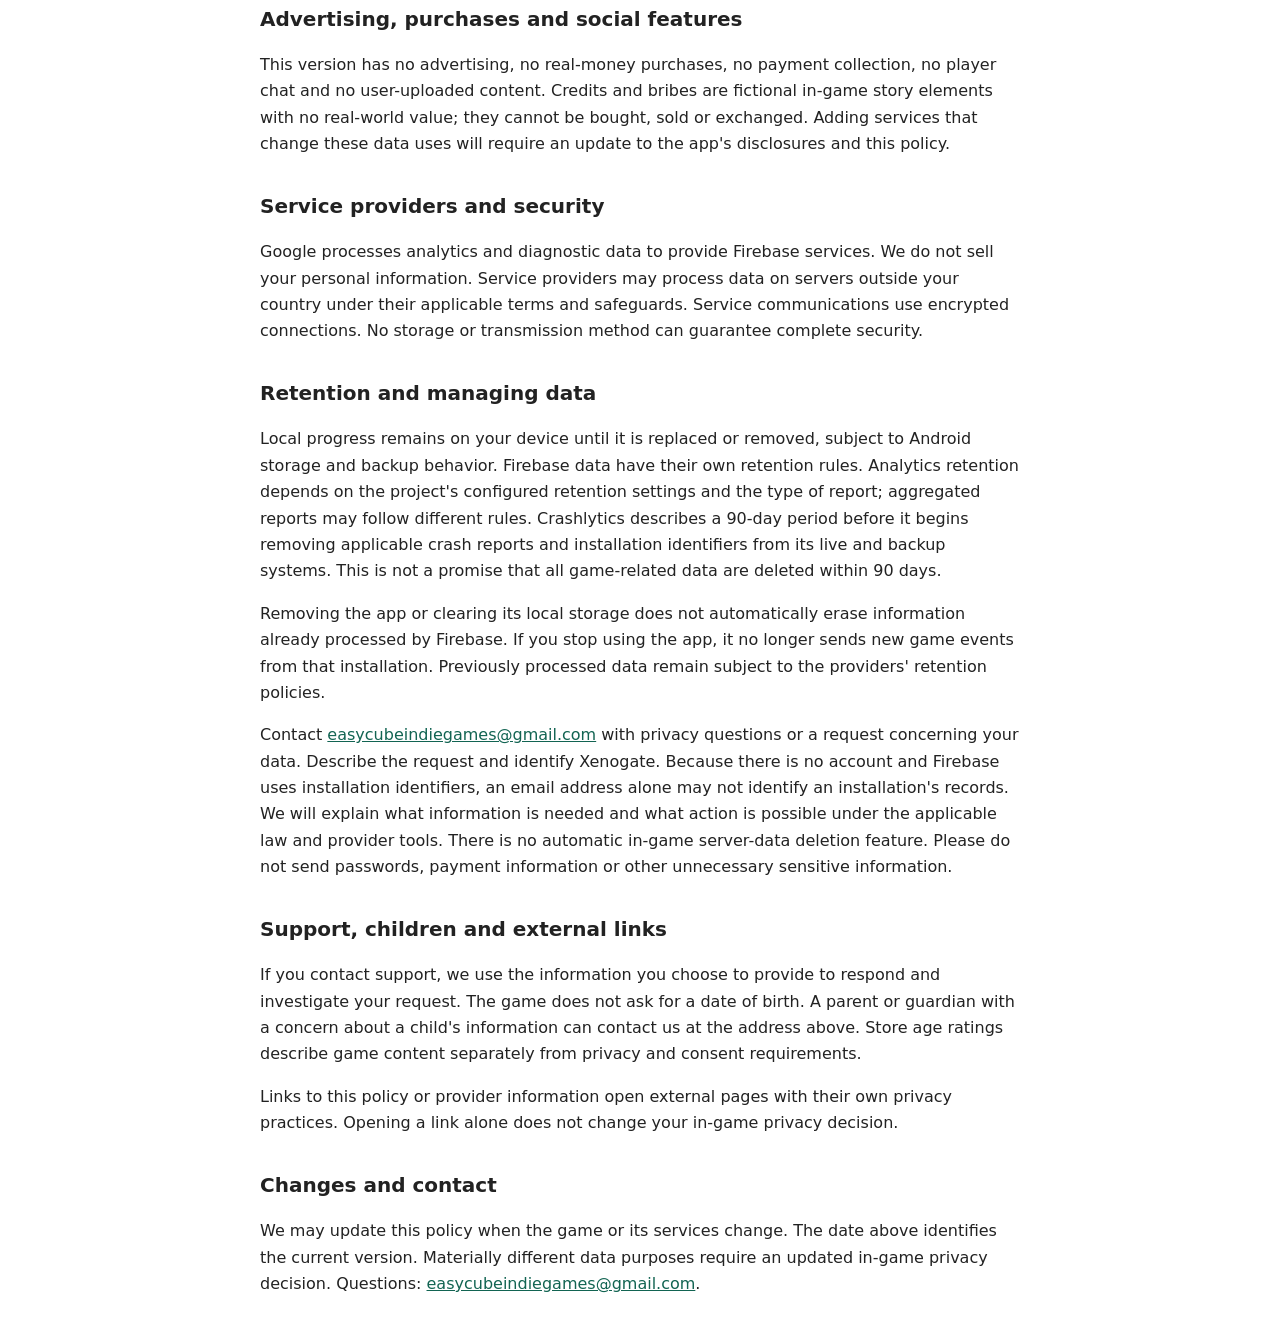
<file: policies/PrivacyPolicy_Xenogate.html>
<!doctype html>
<html lang="en">
<head>
<meta charset="utf-8">
<meta name="viewport" content="width=device-width, initial-scale=1">
<title>Xenogate — Privacy Policy</title>
<style>body{font-family:system-ui,-apple-system,Roboto,Arial,sans-serif;max-width:760px;margin:40px auto;padding:0 22px;line-height:1.65;color:#222;background:#fff}h1{font-size:1.9rem;line-height:1.2}h2{font-size:1.25rem;margin-top:2rem}a{color:#126452;overflow-wrap:anywhere}small{color:#555}li{margin:.45rem 0}</style>
</head>
<body>
<h1>Privacy Policy — Xenogate: Alien Border Patrol</h1>
<p><small>Last updated: October 17, 2026 · Android package: com.easycube.xenogate</small></p>
<p>Easy Cube Games develops Xenogate: Alien Border Patrol, a cartoon game in which you check the papers of alien visitors at a space station checkpoint. This policy explains the information used by the game, why it is used, and how to contact us. Contact: <a href="mailto:easycubeindiegames@gmail.com">easycubeindiegames@gmail.com</a>.</p>

<h2>Your choice before gameplay</h2>
<p>On the first launch, the game asks you to accept this policy and allow gameplay analytics and crash reports. The window has a single Accept button, and acceptance is required to enter gameplay. We save this decision on your device before starting these services. There are no separate in-game switches for analytics and crash reports. You can read this policy from the first-launch window and from the game's Settings.</p>
<p>We do not send gameplay events that happened before acceptance later. If Firebase has not been configured in a preview build, its analytics and crash-reporting services remain inactive.</p>

<h2>Game progress and local storage</h2>
<p>No account, sign-in, nickname or cloud save is required. Your current shift (the visitor you are inspecting, the evidence you found, your decisions, citations, the shift clock), the day you reached, in-game credits, booth upgrades, simple statistics (correct and wrong decisions, bribes, airlock and quarantine counts), language, sound, vibration and animation preferences are stored locally on your device. Your privacy decision is stored locally in a separate file. The game is played offline; there is no multiplayer, chat or user-generated content.</p>
<p>Replaying a shift does not revoke your privacy acceptance. Android device backups, if enabled by your device or system settings, may handle application data separately from our game. Local progress is not a server account.</p>

<h2>Analytics and crash reports</h2>
<p>After acceptance, configured builds use Google Firebase Analytics and Firebase Crashlytics:</p>
<ul>
<li><strong>Analytics:</strong> app sessions; privacy acceptance; starts of shifts (shift identifier and attempt number); each decision about a visitor (shift and visitor identifiers, the decision, whether it was correct and how many pieces of evidence were found); presses of the airlock button; whether a story bribe was taken; booth upgrades bought; ends of shifts (numbers of correct and wrong decisions, credits and the shift's length in seconds). These events help us understand whether the rules are clear, which visitors are too hard and how long shifts take.</li>
<li><strong>Device and installation information:</strong> app version, device and operating-system information, language, app-instance or installation identifiers and technical service information. Analytics can derive an approximate region from IP addresses. The game does not request precise location access or collect advertising identifiers.</li>
<li><strong>Crash reports:</strong> crash traces, errors, application and device state, the current shift identifier, whether the build is a development or release build and technical diagnostic information.</li>
</ul>
<p>These data help us improve the game and diagnose errors. Our custom events do not include your name, email address, payment information or the raw contents of your save. Advertising ID collection and advertising personalization signals are disabled in this game.</p>
<p>For information about Google's services, see <a href="https://firebase.google.com/support/privacy">Firebase privacy information</a>, <a href="https://firebase.google.com/docs/android/play-data-disclosure">Firebase Android data disclosure</a> and <a href="https://policies.google.com/privacy">Google's Privacy Policy</a>.</p>

<h2>Advertising, purchases and social features</h2>
<p>This version has no advertising, no real-money purchases, no payment collection, no player chat and no user-uploaded content. Credits and bribes are fictional in-game story elements with no real-world value; they cannot be bought, sold or exchanged. Adding services that change these data uses will require an update to the app's disclosures and this policy.</p>

<h2>Service providers and security</h2>
<p>Google processes analytics and diagnostic data to provide Firebase services. We do not sell your personal information. Service providers may process data on servers outside your country under their applicable terms and safeguards. Service communications use encrypted connections. No storage or transmission method can guarantee complete security.</p>

<h2>Retention and managing data</h2>
<p>Local progress remains on your device until it is replaced or removed, subject to Android storage and backup behavior. Firebase data have their own retention rules. Analytics retention depends on the project's configured retention settings and the type of report; aggregated reports may follow different rules. Crashlytics describes a 90-day period before it begins removing applicable crash reports and installation identifiers from its live and backup systems. This is not a promise that all game-related data are deleted within 90 days.</p>
<p>Removing the app or clearing its local storage does not automatically erase information already processed by Firebase. If you stop using the app, it no longer sends new game events from that installation. Previously processed data remain subject to the providers' retention policies.</p>
<p>Contact <a href="mailto:easycubeindiegames@gmail.com">easycubeindiegames@gmail.com</a> with privacy questions or a request concerning your data. Describe the request and identify Xenogate. Because there is no account and Firebase uses installation identifiers, an email address alone may not identify an installation's records. We will explain what information is needed and what action is possible under the applicable law and provider tools. There is no automatic in-game server-data deletion feature. Please do not send passwords, payment information or other unnecessary sensitive information.</p>

<h2>Support, children and external links</h2>
<p>If you contact support, we use the information you choose to provide to respond and investigate your request. The game does not ask for a date of birth. A parent or guardian with a concern about a child's information can contact us at the address above. Store age ratings describe game content separately from privacy and consent requirements.</p>
<p>Links to this policy or provider information open external pages with their own privacy practices. Opening a link alone does not change your in-game privacy decision.</p>

<h2>Changes and contact</h2>
<p>We may update this policy when the game or its services change. The date above identifies the current version. Materially different data purposes require an updated in-game privacy decision. Questions: <a href="mailto:easycubeindiegames@gmail.com">easycubeindiegames@gmail.com</a>.</p>
</body>
</html>
</file>
<file: styles.css>
:root {
  color-scheme: dark;
  --background: #07191e;
  --surface: #0c2228;
  --text: #f5f1e5;
  --muted: #a7b7b8;
  --accent: #ffd080;
  --line: #294047;
  font-family: -apple-system, BlinkMacSystemFont, "Segoe UI", sans-serif;
  font-synthesis: none;
  text-rendering: optimizeLegibility;
}

* { box-sizing: border-box; }
html { scroll-behavior: smooth; scroll-padding-top: 2rem; }
body { margin: 0; background: var(--background); color: var(--text); font-size: 1rem; line-height: 1.65; }
body::before { content: ""; position: absolute; z-index: -1; inset: 0 0 auto; height: 48rem; background: radial-gradient(ellipse at 85% 10%, #10484c55, transparent 60%); pointer-events: none; }
a { color: inherit; text-decoration: none; }
button, select { font: inherit; }
button, select, a { -webkit-tap-highlight-color: transparent; }
a, button, select { touch-action: manipulation; }
button:focus-visible, select:focus-visible, a:focus-visible { outline: 3px solid var(--accent); outline-offset: 5px; }
img { display: block; max-width: 100%; height: auto; }
::selection { background: #ffd080; color: #07191e; }
.page-shell { width: min(1240px, calc(100% - 96px)); margin-inline: auto; }
.skip-link { position: fixed; z-index: 10; top: 1rem; left: 1rem; transform: translateY(-200%); padding: .75rem 1rem; background: var(--accent); color: var(--background); border-radius: .5rem; }
.skip-link:focus { transform: translateY(0); }

.site-header { min-height: 112px; display: flex; align-items: center; justify-content: space-between; gap: 1.5rem; border-bottom: 1px solid var(--line); }
.brand { display: inline-flex; align-items: center; gap: .8rem; flex-shrink: 0; }
.brand img { width: 48px; height: 48px; border-radius: 12px; }
.brand-name { font-size: .95rem; font-weight: 750; letter-spacing: .055em; line-height: 1.35; }
.brand-name span { display: block; font-weight: 500; font-size: .75rem; letter-spacing: .3em; color: var(--muted); }
.header-actions { display: flex; align-items: center; gap: 2rem; }
.nav-link { padding-block: .6rem; font-size: .9375rem; color: var(--muted); transition: color .18s ease; }
.nav-link:hover, .site-footer a:hover { color: var(--accent); }
.language-select { min-height: 44px; width: 11.25rem; max-width: 100%; padding: .65rem .75rem; border: 1px solid var(--line); border-radius: 9px; background: #132d34; color: var(--text); font-size: .875rem; line-height: 1.4; font-weight: 600; cursor: pointer; }
.language-select:hover { border-color: #63858d; }
.language-select:disabled { opacity: .6; cursor: default; }

.hero { display: grid; grid-template-columns: .95fr 1.05fr; align-items: center; gap: 3.5rem; padding: 6rem 0 5.5rem; }
.hero-copy { min-width: 0; }
.eyebrow { margin: 0 0 1.3rem; color: #73c9c6; font-size: .875rem; font-weight: 600; text-transform: uppercase; letter-spacing: .12em; }
h1 { margin: 0; font-size: clamp(3rem, 4.7vw, 4.8rem); font-weight: 760; line-height: 1.09; letter-spacing: -.055em; }
.warm-text { color: var(--accent); }
.hero-description { color: var(--muted); max-width: 29rem; margin: 1.7rem 0 0; font-size: 1.125rem; line-height: 1.75; }
.hero-actions { display: flex; align-items: center; flex-wrap: wrap; gap: 1.5rem; margin-top: 2rem; }
.button { display: inline-flex; justify-content: center; align-items: center; gap: 1.2rem; min-height: 52px; padding: .8rem 1.2rem; border-radius: 9px; font-size: 1rem; font-weight: 650; transition: background .18s ease, transform .18s ease; }
.button-primary { background: var(--accent); color: #17272a; }
.button-primary:hover { background: #ffdeb0; transform: translateY(-2px); }
.arrow { width: 20px; height: 20px; flex: 0 0 20px; fill: none; stroke: currentColor; stroke-width: 1.7; stroke-linecap: round; stroke-linejoin: round; }
.text-link { display: inline-flex; gap: .9rem; align-items: center; padding-block: .75rem; font-size: .9375rem; }
.text-link:hover span:first-child { text-decoration: underline; text-underline-offset: 5px; }
.hero-art { min-width: 0; position: relative; }
.hero-art::before { content: ""; position: absolute; inset: 5% -3% 15%; z-index: -1; background: #e8973220; filter: blur(45px); }
.hero-art > img { width: 100%; aspect-ratio: 16 / 9; object-fit: cover; border: 1px solid #56727866; border-radius: 18px; box-shadow: 0 24px 70px #0005; }
.art-caption { display: flex; justify-content: space-between; flex-wrap: wrap; gap: .5rem 1rem; margin: 1rem .25rem 0; color: #829d9f; font-size: .75rem; line-height: 1.5; letter-spacing: .22em; }

.games-section { padding: 1rem 0 4.5rem; }
.section-heading { display: flex; justify-content: space-between; align-items: baseline; gap: 1.5rem; flex-wrap: wrap; margin-bottom: 1.8rem; }
h2 { margin: 0; font-size: clamp(1.65rem, 2.5vw, 2.125rem); line-height: 1.3; letter-spacing: -.035em; font-weight: 680; }
.section-note { color: var(--muted); font-size: .875rem; }
.games-grid { display: grid; grid-template-columns: repeat(3, minmax(0, 1fr)); gap: 1.4rem; }
.game { overflow: hidden; min-width: 0; display: flex; flex-direction: column; background: var(--surface); border: 1px solid var(--line); border-radius: 14px; }
.game-art { height: 250px; padding: 2rem 1rem 1rem; display: grid; place-items: center; position: relative; overflow: hidden; border-bottom: 1px solid var(--line); }
.game-art img { width: 170px; height: 170px; object-fit: contain; position: relative; transition: transform .35s ease; }
.game:hover .game-art img { transform: translateY(-4px); }
.game-number { position: absolute; left: 1.35rem; top: 1rem; font-size: .8125rem; color: #91a5a8; font-variant-numeric: tabular-nums; }
.game-status { position: absolute; z-index: 1; top: .85rem; right: 1rem; padding: .25rem .65rem; border: 1px solid #49616a; border-radius: 6px; background: #152c33; color: #c2d1d2; font-size: .75rem; font-weight: 600; line-height: 1.5; }
.status-updated { border-color: #32676b; background: #12373c; color: #9de4e0; }
.status-new { border-color: #486738; background: #263d25; color: #c6e6a6; }
.status-soon { border-color: #69593d; background: #332d24; color: #f0ce94; }
.spellarium-art { background: radial-gradient(ellipse at 65% 50%, #16516670, transparent 65%), radial-gradient(ellipse at 25% 75%, #92522355, transparent 65%), #081b20; }
.spellarium-art img { width: 192px; height: 192px; filter: drop-shadow(0 10px 20px #0005); }
.iron-art { background: radial-gradient(ellipse at 50% 85%, #946a2550, transparent 70%), #101e24; }
.iron-art img, .swipe-art img, .goblin-art img, .lunisol-art img, .puck-art img { border: 1px solid #a0b5b233; border-radius: 22px; box-shadow: 0 12px 28px #0005; }
.swipe-art { background: radial-gradient(ellipse at 50% 75%, #306b8755, transparent 70%), #101c30; }
.goblin-art { background: radial-gradient(ellipse at 50% 75%, #66742e45, transparent 70%), #102a2d; }
.lunisol-art { background: radial-gradient(ellipse at 50% 65%, #99815a40, transparent 70%), #242830; }
.puck-art { background: radial-gradient(ellipse at 50% 65%, #3678b155, transparent 70%), #102338; }
.game-content { display: flex; flex-direction: column; flex: 1; padding: 1.65rem 1.6rem 1.5rem; }
.game-genre { margin: 0 0 .7rem; font-size: .875rem; font-weight: 500; color: #81c7c3; }
.game-iron .game-genre { color: #debb80; }
.game-swipe .game-genre { color: #99cef0; }
.game-goblin .game-genre { color: #b4d494; }
.game-lunisol .game-genre { color: #e0c697; }
.game-puck .game-genre { color: #99c6ee; }
h3 { margin: 0; min-height: 4.5rem; font-size: 1.6rem; line-height: 1.3; font-weight: 650; letter-spacing: -.03em; }
.game-subtitle { display: block; margin-top: .22rem; font-size: .9375rem; font-weight: 450; letter-spacing: .015em; color: var(--muted); }
.game-description { margin: .8rem 0 1.7rem; color: var(--muted); font-size: 1rem; line-height: 1.7; }
.game-link { display: flex; align-items: center; justify-content: space-between; gap: .8rem; min-height: 49px; margin-top: auto; padding-top: 1rem; border-top: 1px solid var(--line); font-size: .9375rem; font-weight: 600; }
.game-link:hover { color: var(--accent); }
.game-link .arrow { transition: transform .18s ease; }
.game-link:hover .arrow { transform: translate(2px, -2px); }
.coming-soon { margin: auto 0 0; min-height: 49px; padding-top: 1rem; border-top: 1px solid var(--line); color: #debb80; font-size: .9375rem; }

.site-footer { display: flex; align-items: center; justify-content: space-between; flex-wrap: wrap; gap: 1rem 2rem; padding: 1.75rem 0 2.25rem; border-top: 1px solid var(--line); font-size: .875rem; color: var(--muted); }
.site-footer p { margin: 0; }
.site-footer a { color: var(--text); padding-block: .6rem; }
.footer-message { color: #91a8aa; }

@media (min-width: 801px) and (max-width: 1100px) {
  .page-shell { width: calc(100% - 64px); }
  .hero { gap: 2rem; padding-block: 4.5rem; }
  .hero-actions { gap: .6rem 1rem; }
  .game-content { padding-inline: 1.25rem; }
  .games-grid { gap: 1rem; }
  .game-genre { min-height: 3rem; }
  .game-link, .coming-soon { min-height: 4.5rem; }
}

@media (max-width: 800px) {
  .page-shell { width: calc(100% - 40px); max-width: 620px; }
  .site-header { min-height: 90px; }
  .header-actions { gap: 1rem; }
  .brand { gap: .6rem; }
  .brand img { width: 42px; height: 42px; }
  .brand-name { font-size: .8125rem; }
  .brand-name span { font-size: .75rem; }
  .hero { grid-template-columns: 1fr; padding: 3.5rem 0 3rem; gap: 2.7rem; }
  h1 { font-size: clamp(2.85rem, 8.5vw, 4.25rem); }
  .hero-description { font-size: 1.0625rem; max-width: 31rem; margin-top: 1.35rem; }
  .hero-actions { margin-top: 1.6rem; }
  .hero-art > img { border-radius: 12px; }
  .section-heading { margin-bottom: 1.5rem; gap: .5rem; }
  .games-grid { grid-template-columns: 1fr; gap: 1.5rem; }
  .game-art { height: 250px; }
  .game-content { padding: 1.4rem 1.5rem; }
  h3 { min-height: 0; font-size: 1.7rem; }
  .game-description { margin-top: 1rem; }
  .games-section { padding-bottom: 3rem; }
  .footer-message { display: none; }
}

@media (max-width: 420px) {
  .nav-link { display: none; }
  .site-header { flex-wrap: wrap; gap: .75rem; padding-block: 1rem; }
  .header-actions { margin-left: auto; }
  .hero { padding-top: 2.75rem; }
  .eyebrow { font-size: .875rem; letter-spacing: .07em; }
  .hero-actions { gap: .65rem 1.25rem; }
  .button { padding-inline: 1rem; }
  .art-caption { letter-spacing: .14em; }
  .section-heading { flex-direction: column; }
}

@media (prefers-reduced-motion: reduce) {
  html { scroll-behavior: auto; }
  *, *::before, *::after { transition: none !important; }
  .game:hover .game-art img, .button-primary:hover, .game-link:hover .arrow { transform: none; }
}
</file>
